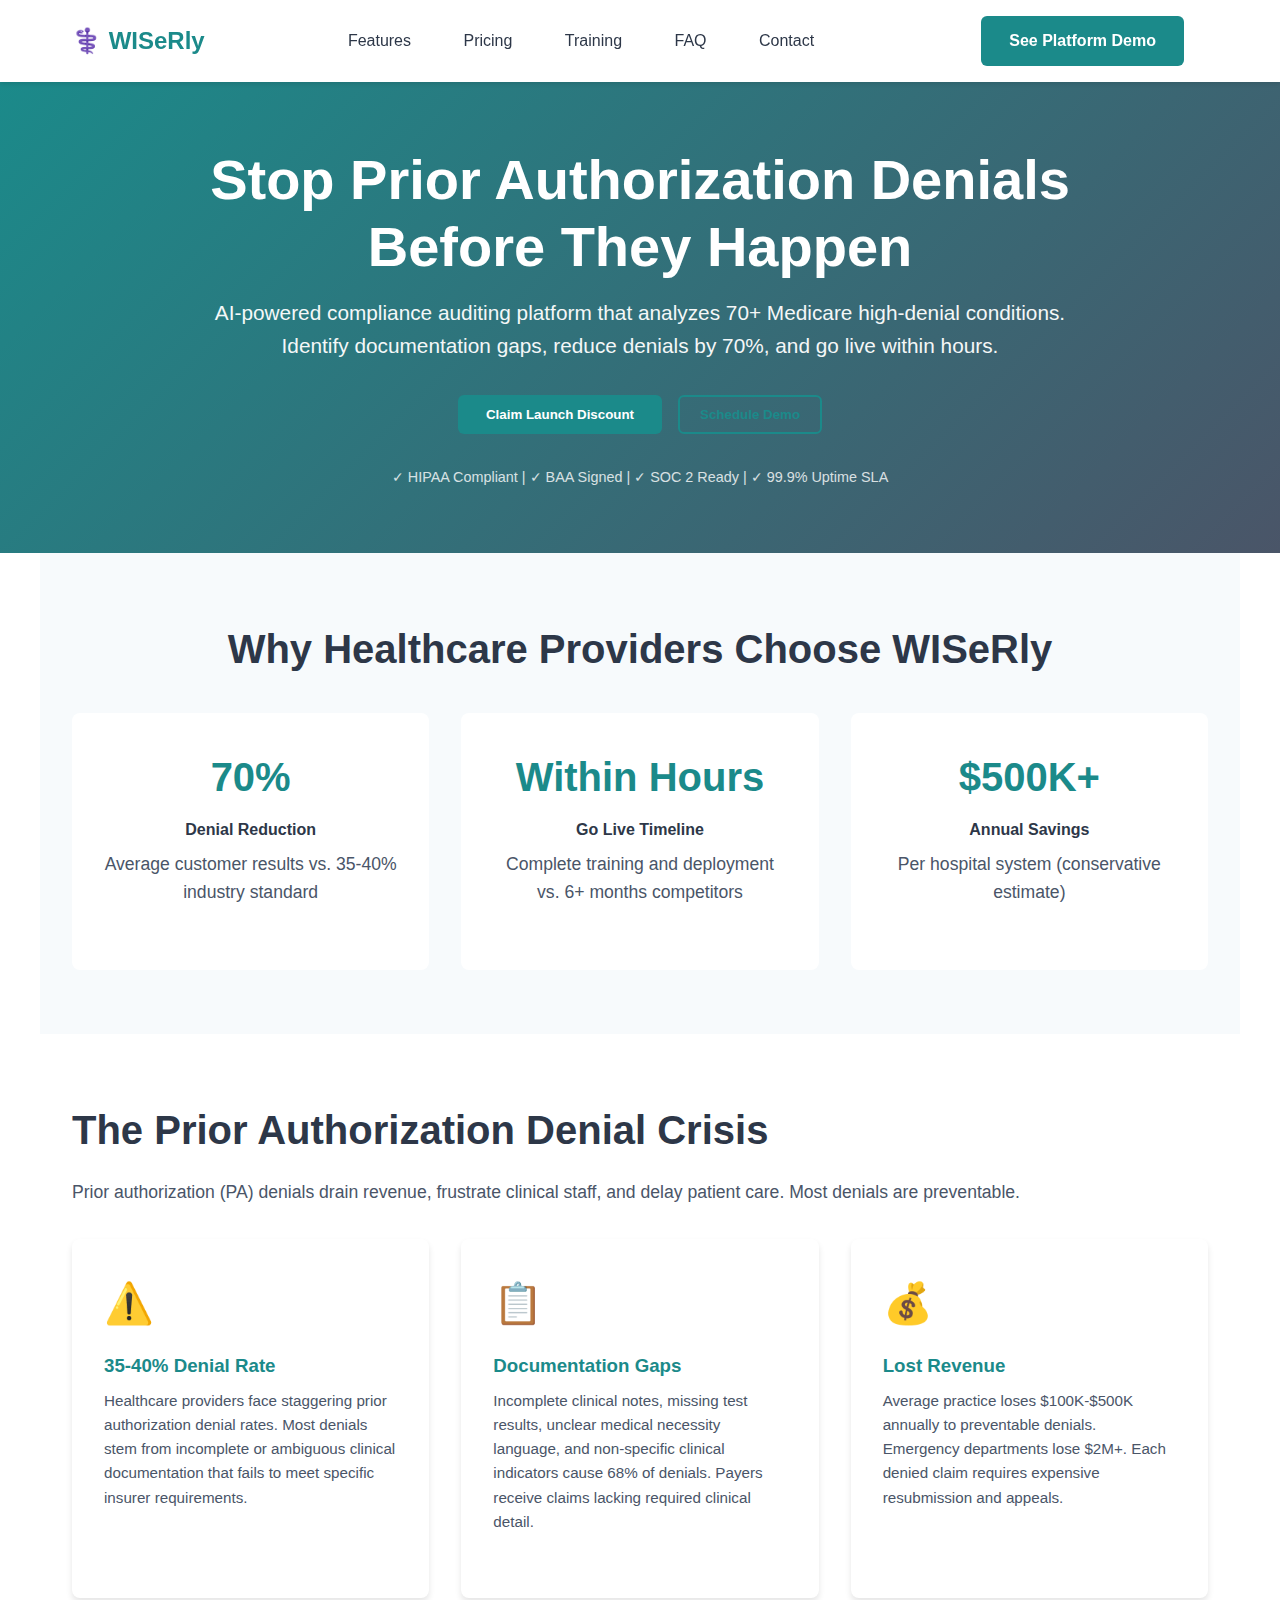
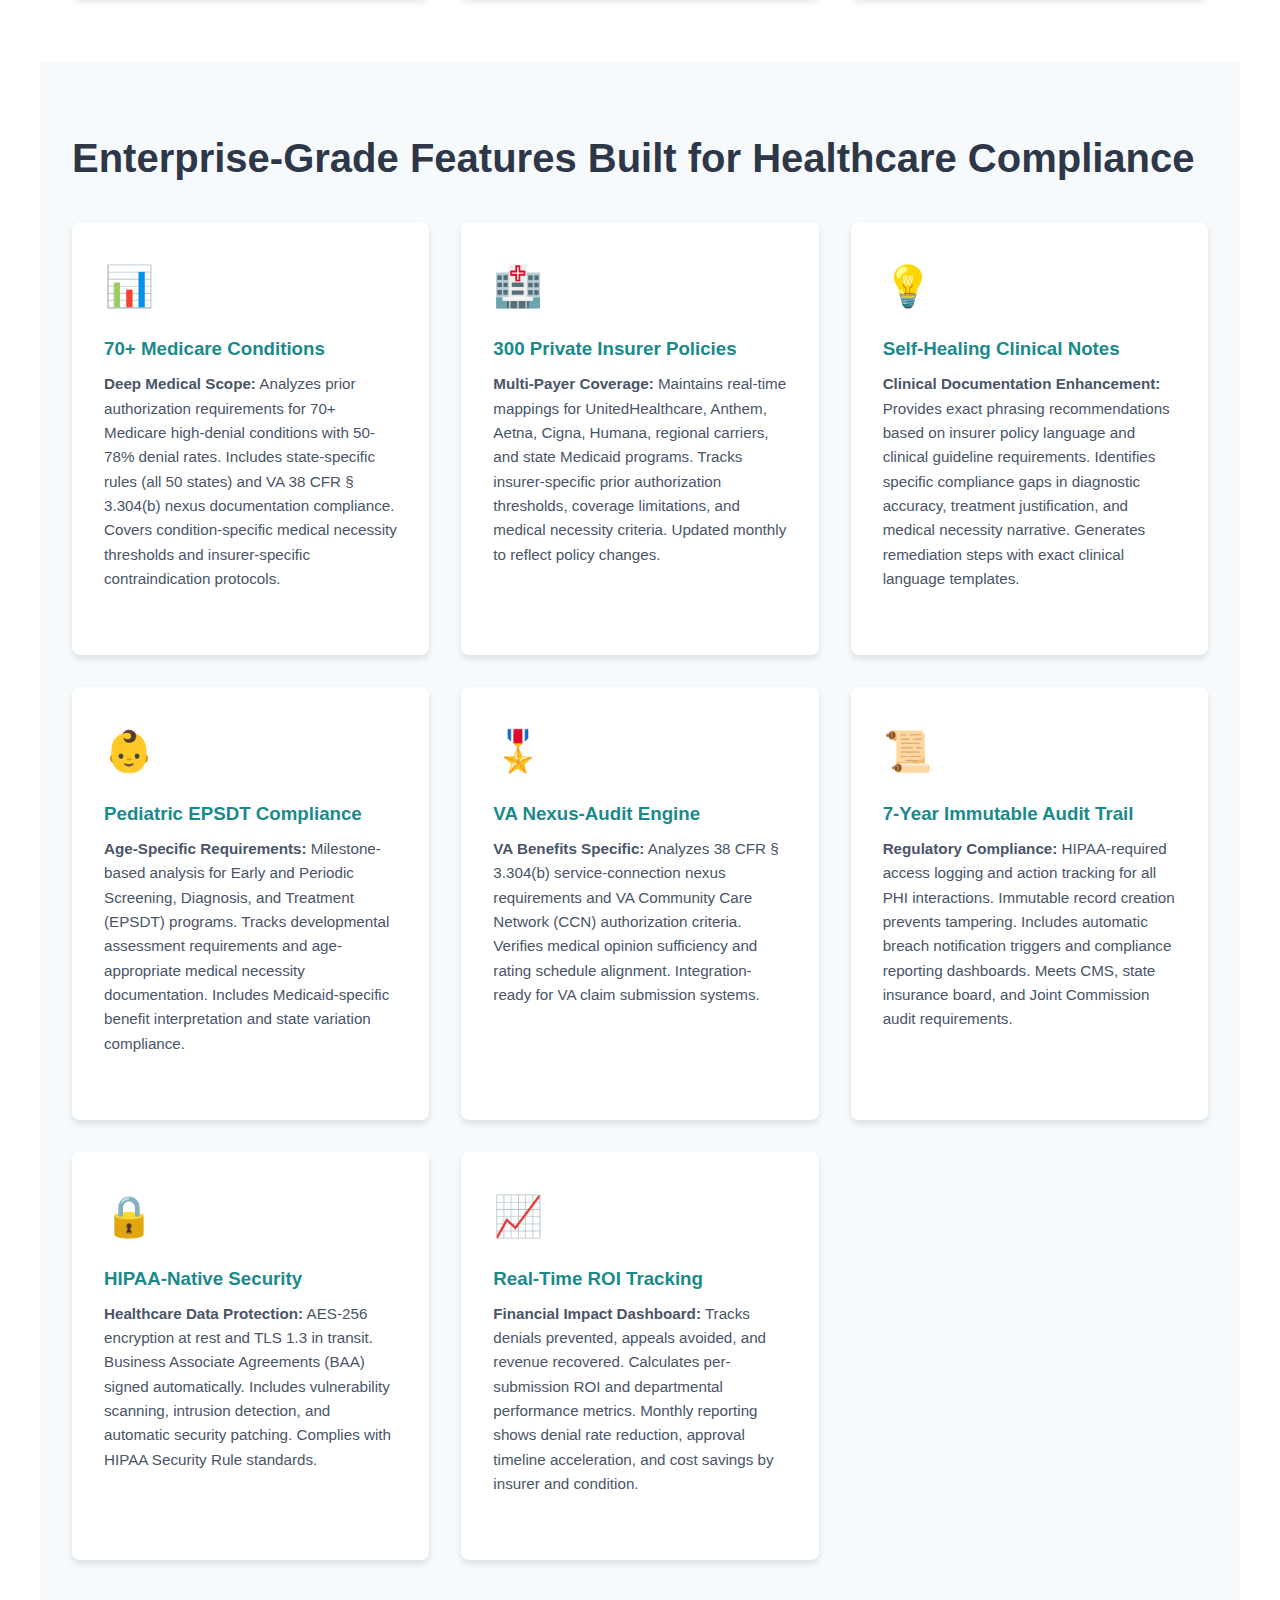
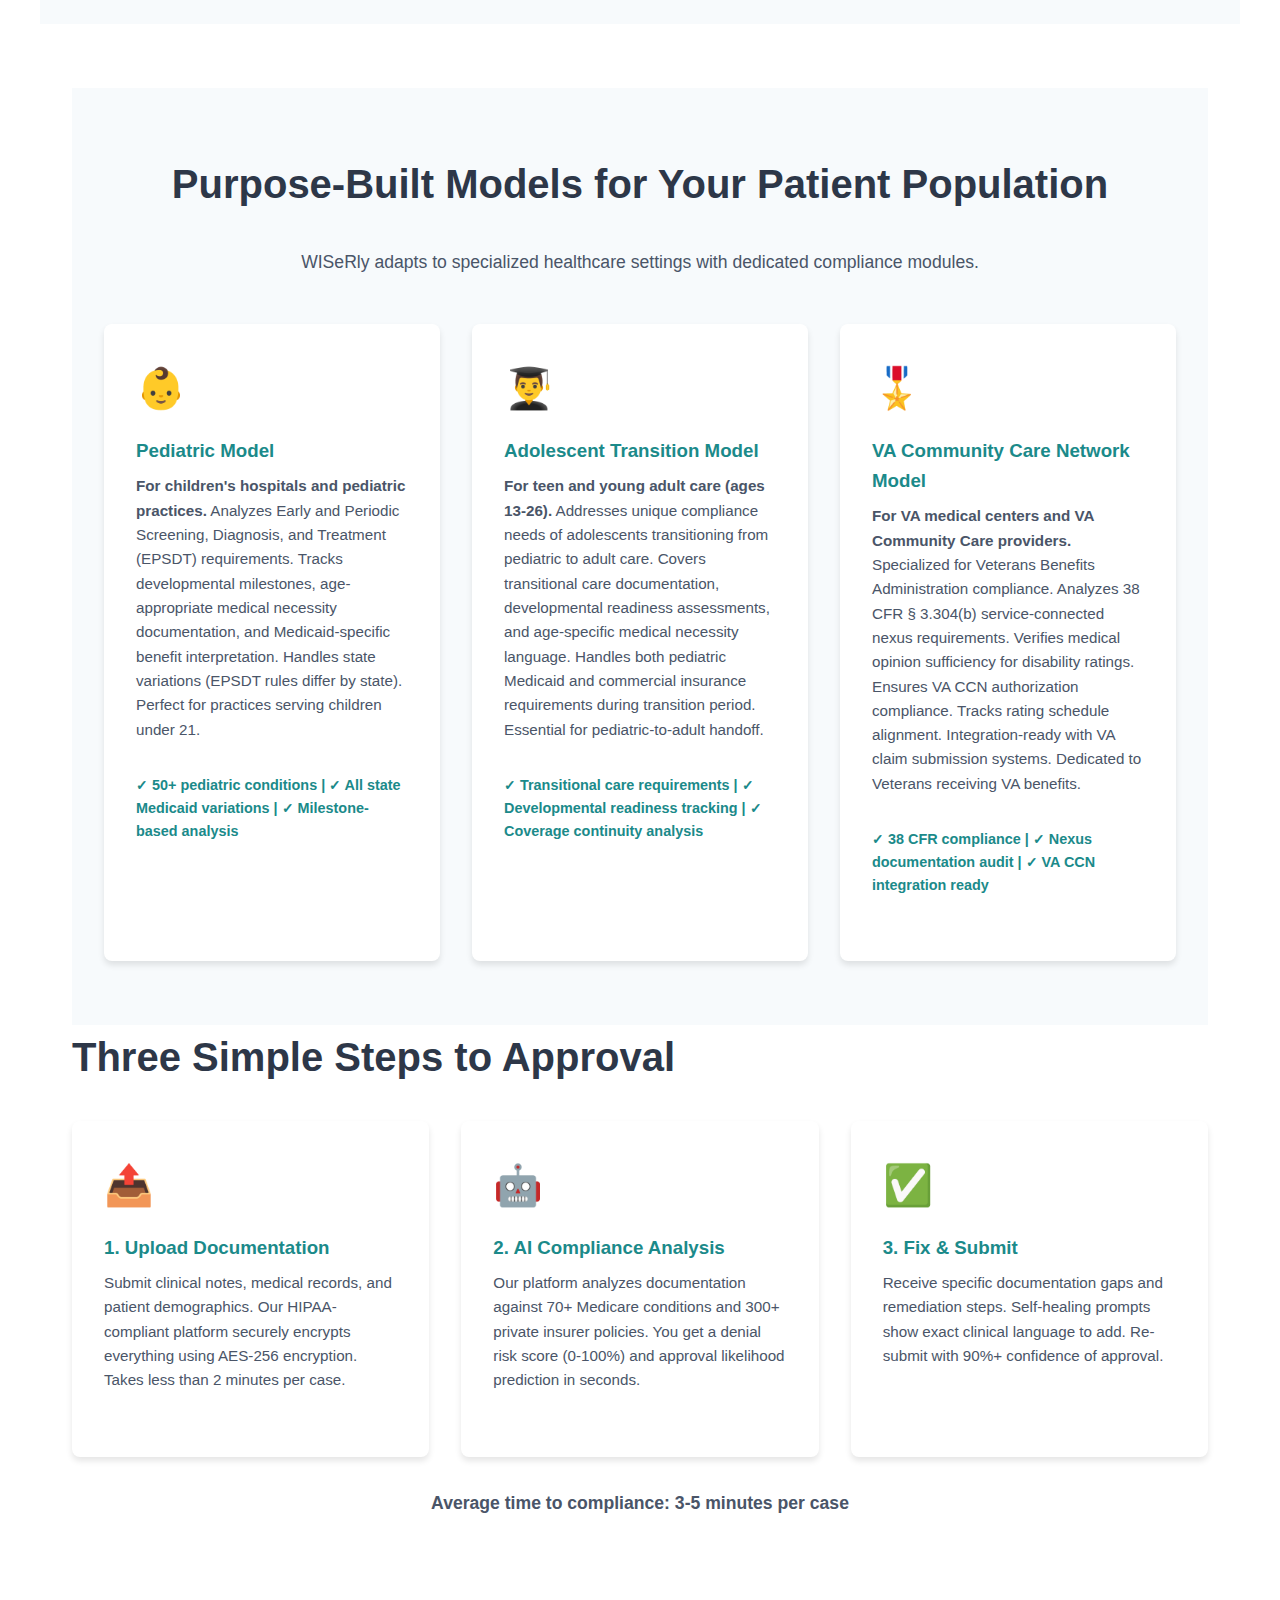
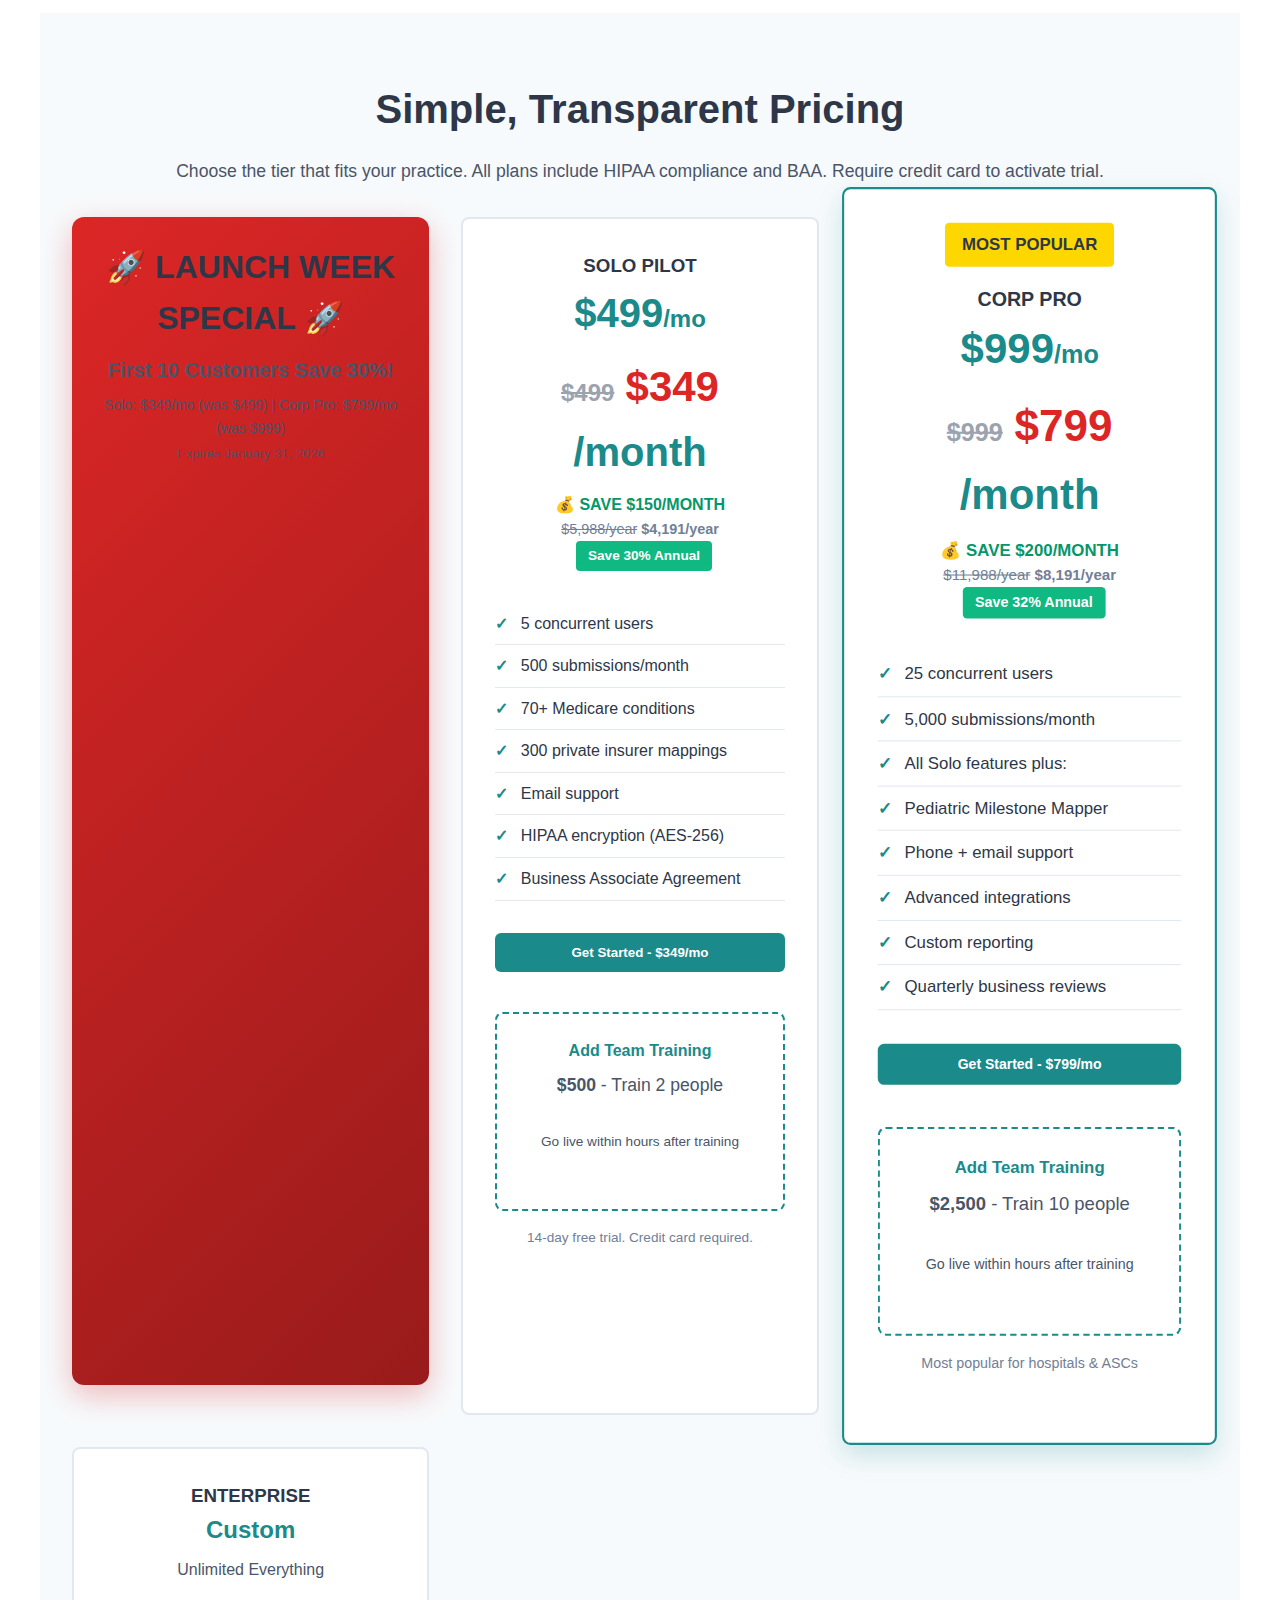
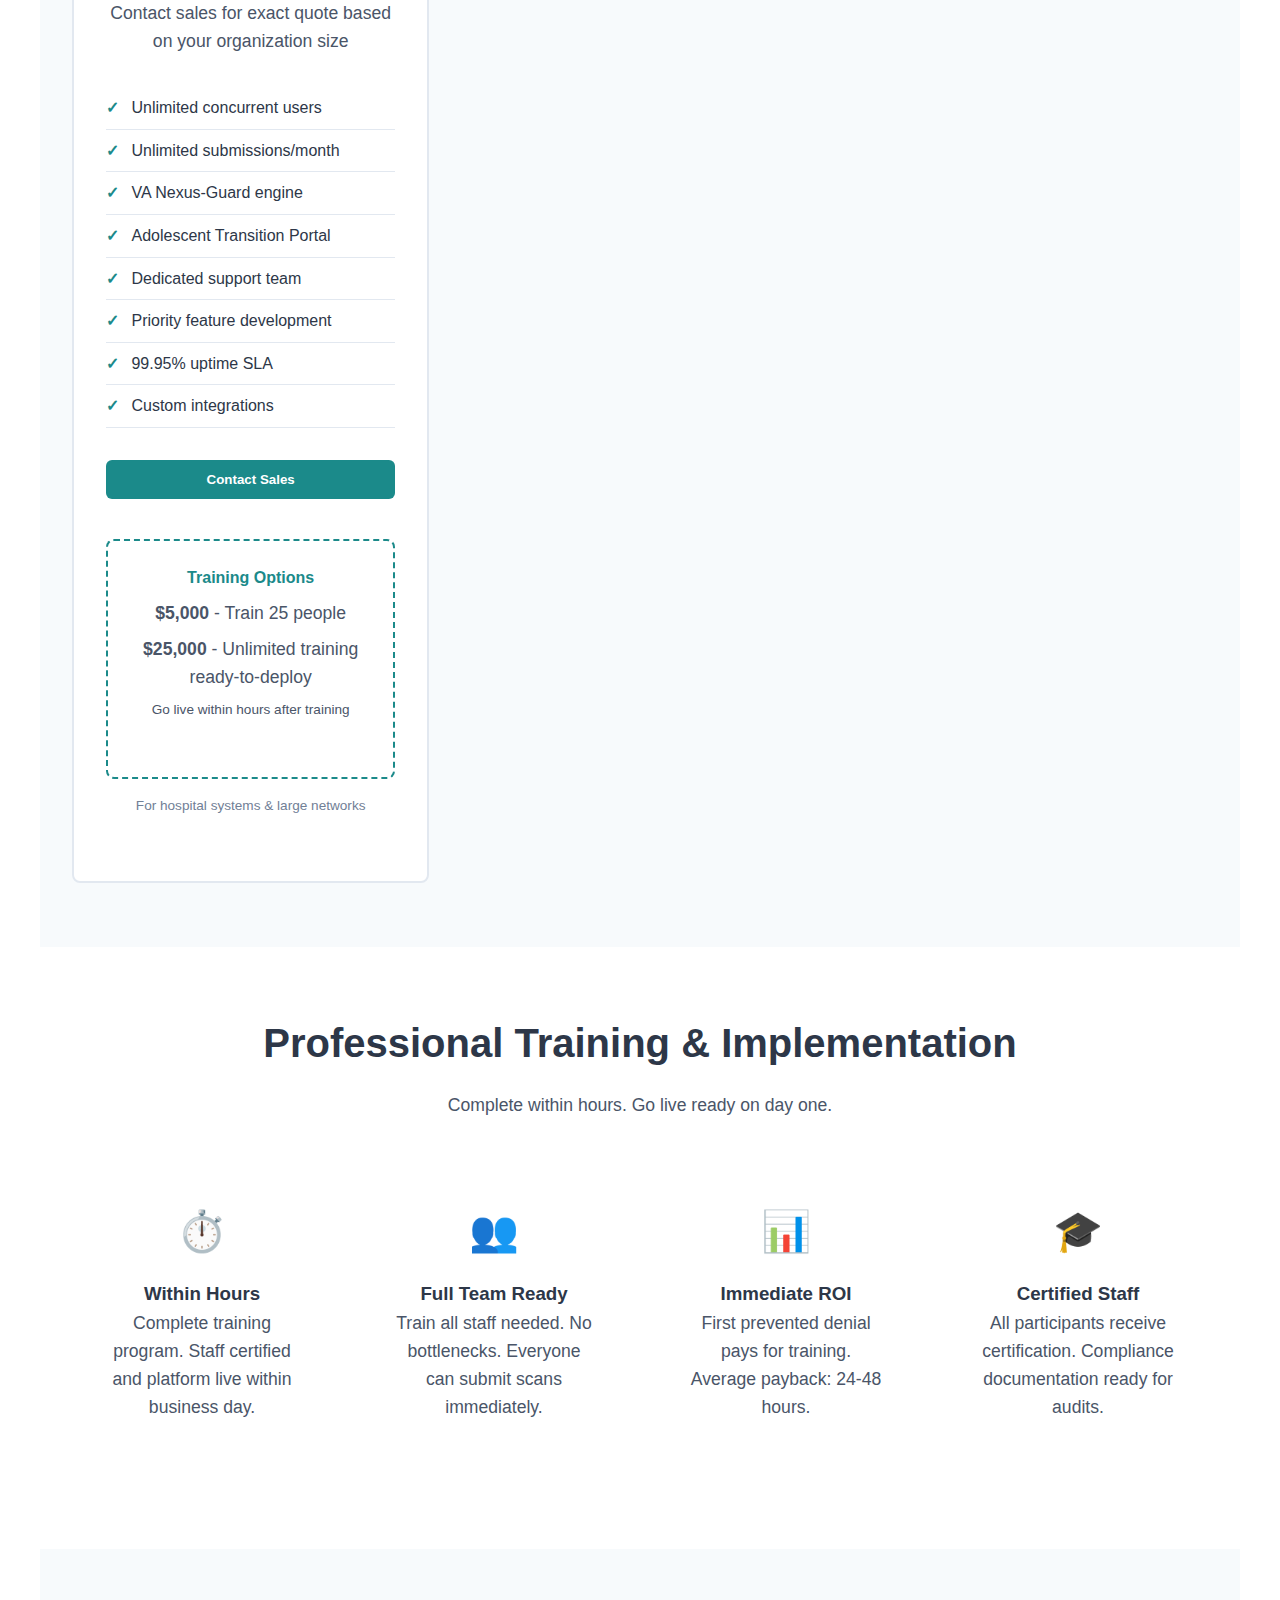
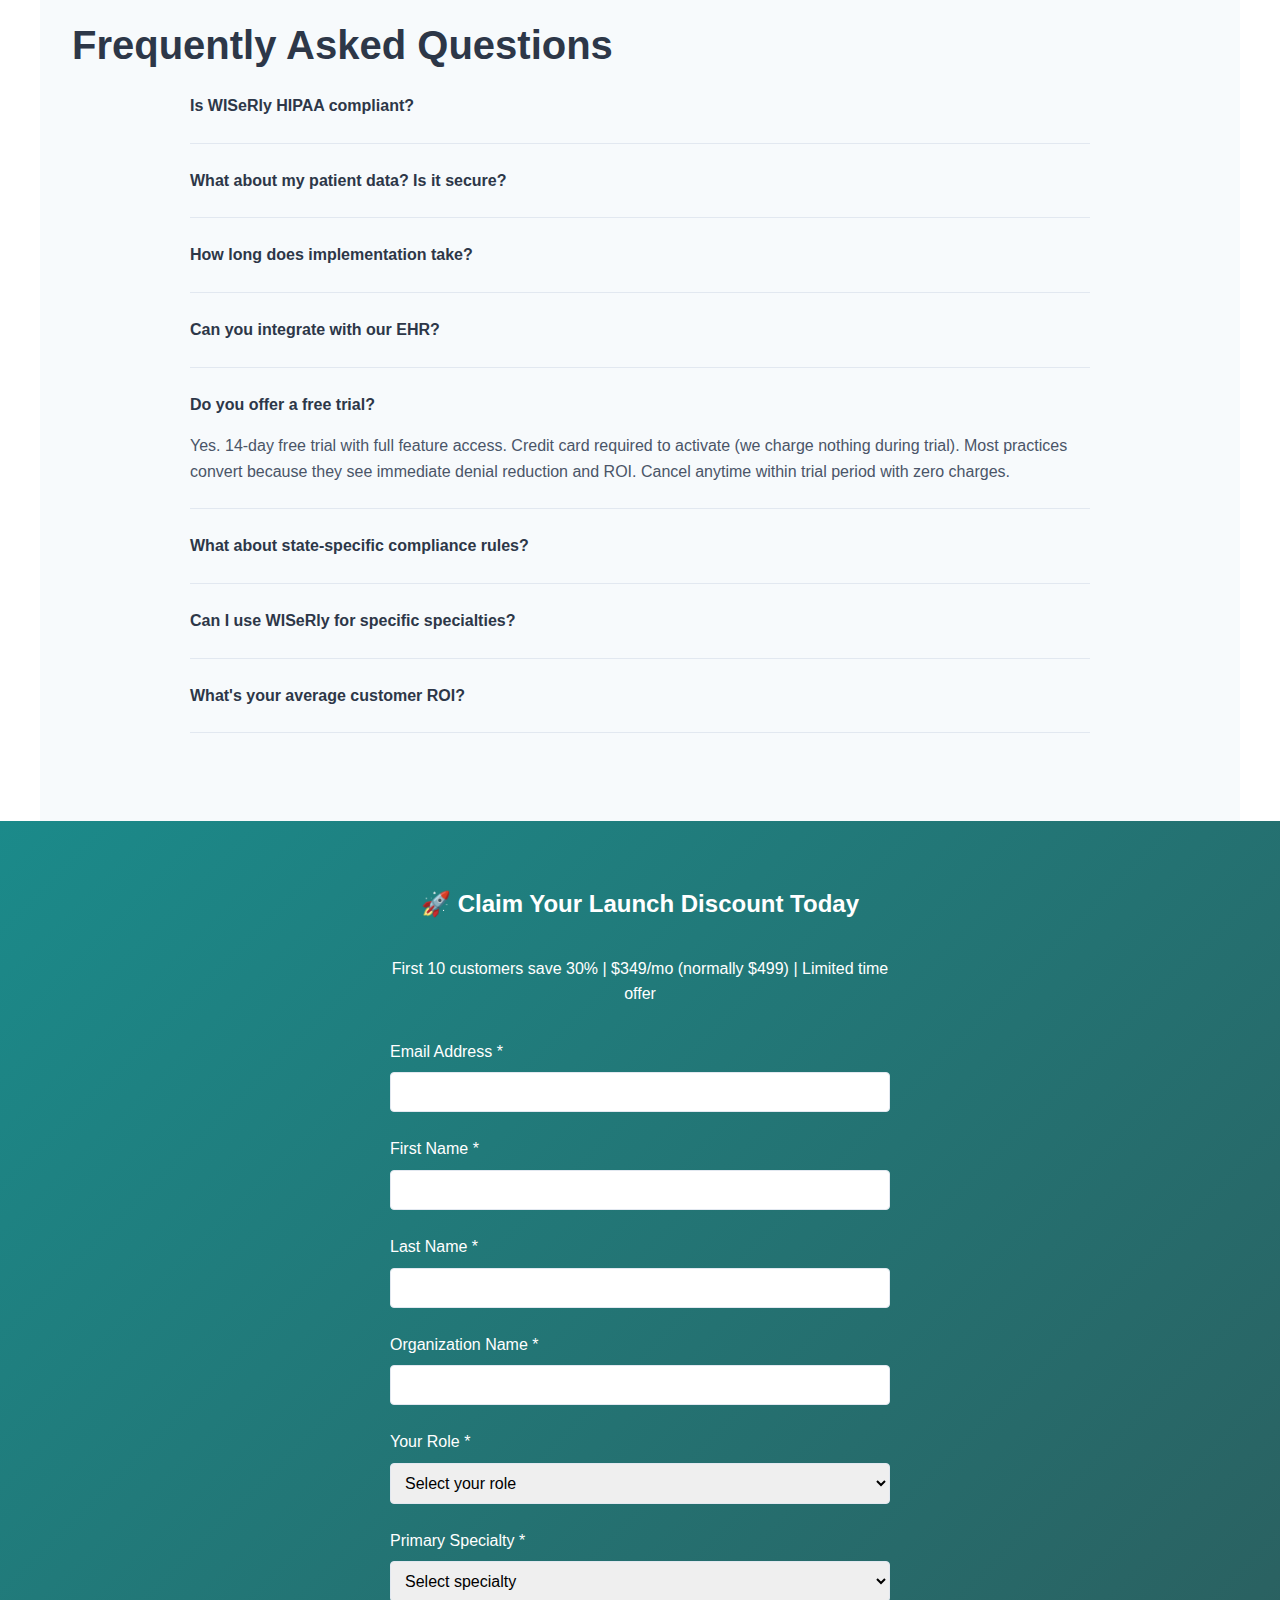
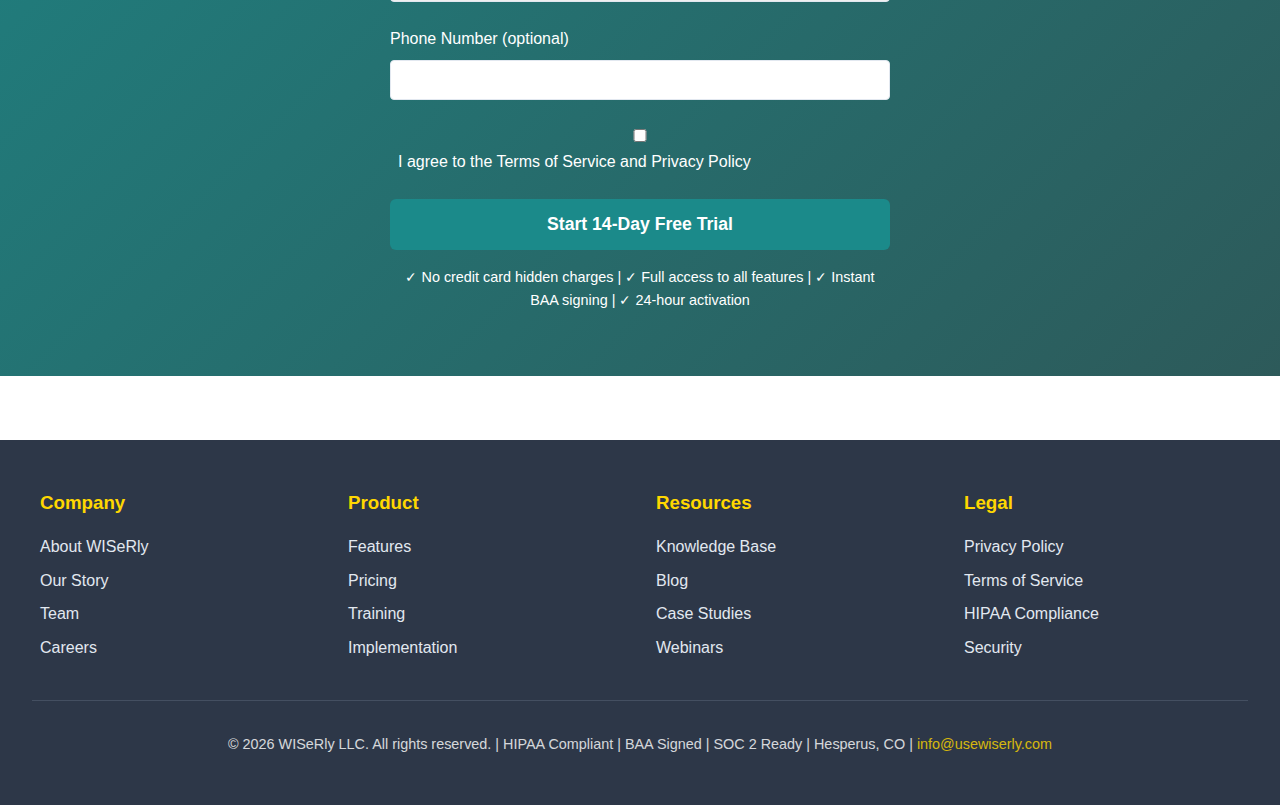
<file: index.html>
<!DOCTYPE html>
<html lang="en">
<head>
    <meta charset="UTF-8">
    <meta name="viewport" content="width=device-width, initial-scale=1.0">
    <title>WISeRly - AI-Powered Prior Authorization Auditing Platform</title>
    <meta name="description" content="Stop prior authorization denials before they happen. AI-powered compliance analysis for 70+ Medicare conditions. Reduce denials by 70%. Go live within hours. HIPAA-compliant.">
    <style>
        * { margin: 0; padding: 0; box-sizing: border-box; }
        body { font-family: 'Segoe UI', Tahoma, Geneva, Verdana, sans-serif; line-height: 1.6; color: #2D3748; }
        header { background: white; padding: 1rem 0; position: sticky; top: 0; z-index: 100; box-shadow: 0 2px 4px rgba(0,0,0,0.1); }
        nav { display: flex; justify-content: space-between; align-items: center; max-width: 1200px; margin: 0 auto; padding: 0 2rem; }
        .logo { font-size: 24px; font-weight: bold; color: #1B8A8A; }
        nav a { margin: 0 1.5rem; text-decoration: none; color: #2D3748; font-weight: 500; }
        nav a:hover { color: #1B8A8A; }
        .btn { padding: 10px 20px; border-radius: 6px; text-decoration: none; font-weight: bold; cursor: pointer; border: none; transition: all 0.3s ease; }
        .btn-primary { background-color: #1B8A8A; color: white; padding: 12px 28px; }
        .btn-primary:hover { background-color: #2D5A5A; }
        .btn-secondary { background-color: transparent; color: #1B8A8A; border: 2px solid #1B8A8A; }
        .btn-secondary:hover { background-color: #1B8A8A; color: white; }
        .hero { background: linear-gradient(135deg, #1B8A8A 0%, #4A5568 100%); color: white; padding: 4rem 2rem; text-align: center; }
        .hero-content { max-width: 900px; margin: 0 auto; }
        .hero h1 { font-size: 3.5rem; margin-bottom: 1rem; line-height: 1.2; }
        .hero p { font-size: 1.3rem; margin-bottom: 2rem; opacity: 0.95; }
        .hero-buttons { display: flex; gap: 1rem; justify-content: center; margin-bottom: 2rem; flex-wrap: wrap; }
        .trust-badges { font-size: 0.9rem; opacity: 0.8; margin-top: 2rem; }
        .section { padding: 4rem 2rem; max-width: 1200px; margin: 0 auto; }
        .section.light-bg { background-color: #F7FAFC; }
        .section h2 { font-size: 2.5rem; margin-bottom: 1rem; color: #2D3748; }
        .section p { font-size: 1.1rem; color: #4A5568; margin-bottom: 2rem; }
        .stats-grid { display: grid; grid-template-columns: repeat(auto-fit, minmax(250px, 1fr)); gap: 2rem; margin-top: 2rem; }
        .stat-card { text-align: center; padding: 2rem; background: white; border-radius: 8px; }
        .stat-number { font-size: 2.5rem; color: #1B8A8A; font-weight: bold; margin-bottom: 0.5rem; }
        .stat-label { font-weight: bold; margin-bottom: 0.5rem; }
        .feature-grid { display: grid; grid-template-columns: repeat(auto-fit, minmax(280px, 1fr)); gap: 2rem; margin-top: 2rem; }
        .feature-card { background: white; padding: 2rem; border-radius: 8px; box-shadow: 0 4px 6px rgba(0,0,0,0.1); }
        .feature-icon { font-size: 2.5rem; margin-bottom: 1rem; }
        .feature-card h3 { color: #1B8A8A; margin-bottom: 0.5rem; }
        .feature-card p { font-size: 0.95rem; color: #4A5568; }
        .pricing-grid { display: grid; grid-template-columns: repeat(auto-fit, minmax(320px, 1fr)); gap: 2rem; margin-top: 2rem; }
        .pricing-card { background: white; padding: 2rem; border-radius: 8px; border: 2px solid #E2E8F0; text-align: center; }
        .pricing-card.featured { border-color: #1B8A8A; transform: scale(1.05); box-shadow: 0 10px 25px rgba(27, 138, 138, 0.2); }
        .pricing-card.featured .badge { background: #FFD700; color: #2D3748; padding: 0.5rem 1rem; border-radius: 4px; font-weight: bold; margin-bottom: 1rem; display: inline-block; }
        .price { font-size: 2.5rem; color: #1B8A8A; font-weight: bold; margin-bottom: 0.5rem; }
        .price-period { color: #4A5568; margin-bottom: 1rem; }
        .price-annual { font-size: 0.9rem; color: #718096; margin-bottom: 1.5rem; }
        .features-list { text-align: left; margin: 2rem 0; }
        .features-list li { list-style: none; padding: 0.5rem 0; border-bottom: 1px solid #E2E8F0; }
        .features-list li:before { content: "✓ "; color: #1B8A8A; font-weight: bold; margin-right: 0.5rem; }
        .faq-section { max-width: 900px; margin: 0 auto; }
        .faq-item { margin-bottom: 1.5rem; border-bottom: 1px solid #E2E8F0; padding-bottom: 1.5rem; }
        .faq-question { font-weight: bold; color: #2D3748; cursor: pointer; user-select: none; }
        .faq-answer { margin-top: 1rem; color: #4A5568; display: none; }
        .faq-item.active .faq-answer { display: block; }
        .form-section { background: linear-gradient(135deg, #1B8A8A 0%, #2D5A5A 100%); color: white; padding: 4rem 2rem; }
        .form-container { max-width: 500px; margin: 0 auto; }
        .form-group { margin-bottom: 1.5rem; }
        .form-group label { display: block; margin-bottom: 0.5rem; font-weight: 500; }
        .form-group input, .form-group select { width: 100%; padding: 10px; border: 1px solid #E2E8F0; border-radius: 4px; font-size: 1rem; }
        .form-group input:focus, .form-group select:focus { outline: none; border-color: #FFD700; box-shadow: 0 0 5px rgba(255, 215, 0, 0.3); }
        footer { background-color: #2D3748; color: white; padding: 3rem 2rem; margin-top: 4rem; }
        .footer-content { max-width: 1200px; margin: 0 auto; display: grid; grid-template-columns: repeat(auto-fit, minmax(250px, 1fr)); gap: 2rem; margin-bottom: 2rem; }
        .footer-section h3 { margin-bottom: 1rem; color: #FFD700; }
        .footer-section a { color: #E2E8F0; text-decoration: none; display: block; margin-bottom: 0.5rem; }
        .footer-section a:hover { color: #FFD700; }
        .footer-bottom { border-top: 1px solid #4A5568; padding-top: 2rem; text-align: center; font-size: 0.9rem; opacity: 0.8; }
        .training-addon { background: white; border: 2px dashed #1B8A8A; padding: 1.5rem; border-radius: 8px; margin-top: 1.5rem; text-align: center; }
        .training-addon h4 { color: #1B8A8A; margin-bottom: 0.5rem; }
        .discount-badge { background: #10B981; color: white; padding: 0.25rem 0.75rem; border-radius: 4px; font-size: 0.85rem; font-weight: bold; display: inline-block; margin-left: 0.5rem; }
        .demo-section { display: grid; grid-template-columns: 1fr 1fr; gap: 2rem; align-items: center; margin-top: 2rem; }
        .demo-image { background: #F7FAFC; padding: 2rem; border-radius: 8px; text-align: center; height: 400px; display: flex; align-items: center; justify-content: center; color: #718096; font-style: italic; }
        .demo-text h3 { color: #1B8A8A; margin-bottom: 1rem; }
        @media (max-width: 768px) {
            .hero h1 { font-size: 2rem; }
            .hero-buttons { flex-direction: column; }
            .pricing-card.featured { transform: scale(1); }
            nav { flex-direction: column; gap: 1rem; }
            nav a { margin: 0.5rem 0; }
            .demo-section { grid-template-columns: 1fr; }
            .hero p { font-size: 1rem; }
        }
    </style>
</head>
<body>

<!-- HEADER/NAVIGATION -->
<header>
    <nav>
        <div class="logo">⚕️ WISeRly</div>
        <div>
            <a href="#features">Features</a>
            <a href="#pricing">Pricing</a>
            <a href="#training">Training</a>
            <a href="#faq">FAQ</a>
            <a href="#contact">Contact</a>
        </div>
        <a href="/demo.html" class="btn btn-primary">See Platform Demo</a>
    </nav>
</header>

<!-- HERO SECTION -->
<section class="hero">
    <div class="hero-content">
        <h1>Stop Prior Authorization Denials Before They Happen</h1>
        <p>AI-powered compliance auditing platform that analyzes 70+ Medicare high-denial conditions. Identify documentation gaps, reduce denials by 70%, and go live within hours.</p>
        <div class="hero-buttons">
            <button class="btn btn-primary" onclick="document.getElementById('signup-form').scrollIntoView({behavior: 'smooth'})">Claim Launch Discount</button>
            <button class="btn btn-secondary" onclick="alert('Contact us for a personalized demo: info@usewiserly.com')">Schedule Demo</button>
        </div>
        <div class="trust-badges">
            ✓ HIPAA Compliant | ✓ BAA Signed | ✓ SOC 2 Ready | ✓ 99.9% Uptime SLA
        </div>
    </div>
</section>

<!-- STATS SECTION -->
<section class="section light-bg">
    <h2 style="text-align: center; margin-bottom: 2rem;">Why Healthcare Providers Choose WISeRly</h2>
    <div class="stats-grid">
        <div class="stat-card">
            <div class="stat-number">70%</div>
            <div class="stat-label">Denial Reduction</div>
            <p>Average customer results vs. 35-40% industry standard</p>
        </div>
        <div class="stat-card">
            <div class="stat-number">Within Hours</div>
            <div class="stat-label">Go Live Timeline</div>
            <p>Complete training and deployment vs. 6+ months competitors</p>
        </div>
        <div class="stat-card">
            <div class="stat-number">$500K+</div>
            <div class="stat-label">Annual Savings</div>
            <p>Per hospital system (conservative estimate)</p>
        </div>
    </div>
</section>

<!-- PROBLEM SECTION -->
<section class="section">
    <h2>The Prior Authorization Denial Crisis</h2>
    <p>Prior authorization (PA) denials drain revenue, frustrate clinical staff, and delay patient care. Most denials are preventable.</p>
    <div class="feature-grid">
        <div class="feature-card">
            <div class="feature-icon">⚠️</div>
            <h3>35-40% Denial Rate</h3>
            <p>Healthcare providers face staggering prior authorization denial rates. Most denials stem from incomplete or ambiguous clinical documentation that fails to meet specific insurer requirements.</p>
        </div>
        <div class="feature-card">
            <div class="feature-icon">📋</div>
            <h3>Documentation Gaps</h3>
            <p>Incomplete clinical notes, missing test results, unclear medical necessity language, and non-specific clinical indicators cause 68% of denials. Payers receive claims lacking required clinical detail.</p>
        </div>
        <div class="feature-card">
            <div class="feature-icon">💰</div>
            <h3>Lost Revenue</h3>
            <p>Average practice loses $100K-$500K annually to preventable denials. Emergency departments lose $2M+. Each denied claim requires expensive resubmission and appeals.</p>
        </div>
    </div>
</section>

<!-- FEATURES SECTION -->
<section class="section light-bg" id="features">
    <h2>Enterprise-Grade Features Built for Healthcare Compliance</h2>
    <div class="feature-grid">
        <div class="feature-card">
            <div class="feature-icon">📊</div>
            <h3>70+ Medicare Conditions</h3>
            <p><strong>Deep Medical Scope:</strong> Analyzes prior authorization requirements for 70+ Medicare high-denial conditions with 50-78% denial rates. Includes state-specific rules (all 50 states) and VA 38 CFR § 3.304(b) nexus documentation compliance. Covers condition-specific medical necessity thresholds and insurer-specific contraindication protocols.</p>
        </div>
        <div class="feature-card">
            <div class="feature-icon">🏥</div>
            <h3>300 Private Insurer Policies</h3>
            <p><strong>Multi-Payer Coverage:</strong> Maintains real-time mappings for UnitedHealthcare, Anthem, Aetna, Cigna, Humana, regional carriers, and state Medicaid programs. Tracks insurer-specific prior authorization thresholds, coverage limitations, and medical necessity criteria. Updated monthly to reflect policy changes.</p>
        </div>
        <div class="feature-card">
            <div class="feature-icon">💡</div>
            <h3>Self-Healing Clinical Notes</h3>
            <p><strong>Clinical Documentation Enhancement:</strong> Provides exact phrasing recommendations based on insurer policy language and clinical guideline requirements. Identifies specific compliance gaps in diagnostic accuracy, treatment justification, and medical necessity narrative. Generates remediation steps with exact clinical language templates.</p>
        </div>
        <div class="feature-card">
            <div class="feature-icon">👶</div>
            <h3>Pediatric EPSDT Compliance</h3>
            <p><strong>Age-Specific Requirements:</strong> Milestone-based analysis for Early and Periodic Screening, Diagnosis, and Treatment (EPSDT) programs. Tracks developmental assessment requirements and age-appropriate medical necessity documentation. Includes Medicaid-specific benefit interpretation and state variation compliance.</p>
        </div>
        <div class="feature-card">
            <div class="feature-icon">🎖️</div>
            <h3>VA Nexus-Audit Engine</h3>
            <p><strong>VA Benefits Specific:</strong> Analyzes 38 CFR § 3.304(b) service-connection nexus requirements and VA Community Care Network (CCN) authorization criteria. Verifies medical opinion sufficiency and rating schedule alignment. Integration-ready for VA claim submission systems.</p>
        </div>
        <div class="feature-card">
            <div class="feature-icon">📜</div>
            <h3>7-Year Immutable Audit Trail</h3>
            <p><strong>Regulatory Compliance:</strong> HIPAA-required access logging and action tracking for all PHI interactions. Immutable record creation prevents tampering. Includes automatic breach notification triggers and compliance reporting dashboards. Meets CMS, state insurance board, and Joint Commission audit requirements.</p>
        </div>
        <div class="feature-card">
            <div class="feature-icon">🔒</div>
            <h3>HIPAA-Native Security</h3>
            <p><strong>Healthcare Data Protection:</strong> AES-256 encryption at rest and TLS 1.3 in transit. Business Associate Agreements (BAA) signed automatically. Includes vulnerability scanning, intrusion detection, and automatic security patching. Complies with HIPAA Security Rule standards.</p>
        </div>
        <div class="feature-card">
            <div class="feature-icon">📈</div>
            <h3>Real-Time ROI Tracking</h3>
            <p><strong>Financial Impact Dashboard:</strong> Tracks denials prevented, appeals avoided, and revenue recovered. Calculates per-submission ROI and departmental performance metrics. Monthly reporting shows denial rate reduction, approval timeline acceleration, and cost savings by insurer and condition.</p>
        </div>
    </div>
</section>

<!-- HOW IT WORKS -->
<section class="section">
<!-- SPECIALIZED MODELS SECTION -->
<section class="section light-bg">
    <h2 style="text-align: center; margin-bottom: 2rem;">Purpose-Built Models for Your Patient Population</h2>
    <p style="text-align: center; color: #4A5568; margin-bottom: 3rem;">WISeRly adapts to specialized healthcare settings with dedicated compliance modules.</p>
    
    <div class="feature-grid">
        <div class="feature-card">
            <div class="feature-icon">👶</div>
            <h3>Pediatric Model</h3>
            <p><strong>For children's hospitals and pediatric practices.</strong> Analyzes Early and Periodic Screening, Diagnosis, and Treatment (EPSDT) requirements. Tracks developmental milestones, age-appropriate medical necessity documentation, and Medicaid-specific benefit interpretation. Handles state variations (EPSDT rules differ by state). Perfect for practices serving children under 21.</p>
            <p style="margin-top: 1rem; font-size: 0.9rem; color: #1B8A8A; font-weight: bold;">✓ 50+ pediatric conditions | ✓ All state Medicaid variations | ✓ Milestone-based analysis</p>
        </div>
        
        <div class="feature-card">
            <div class="feature-icon">👨‍🎓</div>
            <h3>Adolescent Transition Model</h3>
            <p><strong>For teen and young adult care (ages 13-26).</strong> Addresses unique compliance needs of adolescents transitioning from pediatric to adult care. Covers transitional care documentation, developmental readiness assessments, and age-specific medical necessity language. Handles both pediatric Medicaid and commercial insurance requirements during transition period. Essential for pediatric-to-adult handoff.</p>
            <p style="margin-top: 1rem; font-size: 0.9rem; color: #1B8A8A; font-weight: bold;">✓ Transitional care requirements | ✓ Developmental readiness tracking | ✓ Coverage continuity analysis</p>
        </div>
        
        <div class="feature-card">
            <div class="feature-icon">🎖️</div>
            <h3>VA Community Care Network Model</h3>
            <p><strong>For VA medical centers and VA Community Care providers.</strong> Specialized for Veterans Benefits Administration compliance. Analyzes 38 CFR § 3.304(b) service-connected nexus requirements. Verifies medical opinion sufficiency for disability ratings. Ensures VA CCN authorization compliance. Tracks rating schedule alignment. Integration-ready with VA claim submission systems. Dedicated to Veterans receiving VA benefits.</p>
            <p style="margin-top: 1rem; font-size: 0.9rem; color: #1B8A8A; font-weight: bold;">✓ 38 CFR compliance | ✓ Nexus documentation audit | ✓ VA CCN integration ready</p>
        </div>
    </div>
</section>
    <h2>Three Simple Steps to Approval</h2>
    <div class="feature-grid">
        <div class="feature-card">
            <div class="feature-icon">📤</div>
            <h3>1. Upload Documentation</h3>
            <p>Submit clinical notes, medical records, and patient demographics. Our HIPAA-compliant platform securely encrypts everything using AES-256 encryption. Takes less than 2 minutes per case.</p>
        </div>
        <div class="feature-card">
            <div class="feature-icon">🤖</div>
            <h3>2. AI Compliance Analysis</h3>
            <p>Our platform analyzes documentation against 70+ Medicare conditions and 300+ private insurer policies. You get a denial risk score (0-100%) and approval likelihood prediction in seconds.</p>
        </div>
        <div class="feature-card">
            <div class="feature-icon">✅</div>
            <h3>3. Fix & Submit</h3>
            <p>Receive specific documentation gaps and remediation steps. Self-healing prompts show exact clinical language to add. Re-submit with 90%+ confidence of approval.</p>
        </div>
    </div>
    <p style="text-align: center; margin-top: 2rem; font-weight: bold;">Average time to compliance: 3-5 minutes per case</p>
</section>

<!-- PRICING SECTION -->
<section class="section light-bg" id="pricing">
    <h2 style="text-align: center;">Simple, Transparent Pricing</h2>
    <p style="text-align: center;">Choose the tier that fits your practice. All plans include HIPAA compliance and BAA. Require credit card to activate trial.</p>
    <div class="pricing-grid">
        <!-- SOLO PILOT -->
        <!-- LAUNCH SPECIAL BANNER -->
<div style="background: linear-gradient(135deg, #DC2626 0%, #991B1B 100%); color: white; padding: 25px; text-align: center; margin-bottom: 30px; border-radius: 12px; box-shadow: 0 10px 30px rgba(220,38,38,0.3);">
    <h2 style="margin: 0 0 10px 0; font-size: 32px; font-weight: bold;">🚀 LAUNCH WEEK SPECIAL 🚀</h2>
    <p style="margin: 0; font-size: 20px; font-weight: 600;">First 10 Customers Save 30%!</p>
    <p style="margin: 8px 0 0 0; font-size: 14px; opacity: 0.95;">Solo: $349/mo (was $499) | Corp Pro: $799/mo (was $999)</p>
    <p style="margin: 5px 0 0 0; font-size: 13px; opacity: 0.85;">Expires January 31, 2026</p>
</div>
        <div class="pricing-card">
            <h3>SOLO PILOT</h3>
            <div class="price">$499<span style="font-size: 0.6em;">/mo</span></div>
            <div class="price">
    <span style="text-decoration: line-through; color: #9CA3AF; font-size: 24px;">$499</span>
    <span style="color: #DC2626; font-size: 42px; font-weight: bold;"> $349</span>
    <span>/month</span>
</div>
<div style="color: #059669; font-weight: bold; margin-top: 8px;">💰 SAVE $150/MONTH</div>
            <div class="price-annual"><span style="text-decoration: line-through;">$5,988/year</span> <strong>$4,191/year</strong> <span class="discount-badge">Save 30% Annual</span></div>
            <ul class="features-list">
                <li>5 concurrent users</li>
                <li>500 submissions/month</li>
                <li>70+ Medicare conditions</li>
                <li>300 private insurer mappings</li>
                <li>Email support</li>
                <li>HIPAA encryption (AES-256)</li>
                <li>Business Associate Agreement</li>
            </ul>
            <button class="btn btn-primary" style="width: 100%; margin-bottom: 1rem;">Get Started - $349/mo</button>
            <div class="training-addon">
                <h4>Add Team Training</h4>
                <p><strong>$500</strong> - Train 2 people</p>
                <p style="font-size: 0.85rem; margin-top: 0.5rem;">Go live within hours after training</p>
            </div>
            <p style="font-size: 0.85rem; margin-top: 1rem; color: #718096;">14-day free trial. Credit card required.</p>
        </div>

        <!-- CORP PRO -->
        <div class="pricing-card featured">
            <div class="badge">MOST POPULAR</div>
            <h3>CORP PRO</h3>
            <div class="price">$999<span style="font-size: 0.6em;">/mo</span></div>
            <div class="price">
    <span style="text-decoration: line-through; color: #9CA3AF; font-size: 24px;">$999</span>
    <span style="color: #DC2626; font-size: 42px; font-weight: bold;"> $799</span>
    <span>/month</span>
</div>
<div style="color: #059669; font-weight: bold; margin-top: 8px;">💰 SAVE $200/MONTH</div>
            <div class="price-annual"><span style="text-decoration: line-through;">$11,988/year</span> <strong>$8,191/year</strong> <span class="discount-badge">Save 32% Annual</span></div>
            <ul class="features-list">
                <li>25 concurrent users</li>
                <li>5,000 submissions/month</li>
                <li>All Solo features plus:</li>
                <li>Pediatric Milestone Mapper</li>
                <li>Phone + email support</li>
                <li>Advanced integrations</li>
                <li>Custom reporting</li>
                <li>Quarterly business reviews</li>
            </ul>
            <button class="btn btn-primary" style="width: 100%; margin-bottom: 1rem;">Get Started - $799/mo</button>
            <div class="training-addon">
                <h4>Add Team Training</h4>
                <p><strong>$2,500</strong> - Train 10 people</p>
                <p style="font-size: 0.85rem; margin-top: 0.5rem;">Go live within hours after training</p>
            </div>
            <p style="font-size: 0.85rem; margin-top: 1rem; color: #718096;">Most popular for hospitals & ASCs</p>
        </div>

        <!-- ENTERPRISE -->
        <div class="pricing-card">
            <h3>ENTERPRISE</h3>
            <div class="price" style="font-size: 1.5rem;">Custom</div>
            <div class="price-period">Unlimited Everything</div>
            <p style="margin-bottom: 1.5rem; color: #4A5568;">Contact sales for exact quote based on your organization size</p>
            <ul class="features-list">
                <li>Unlimited concurrent users</li>
                <li>Unlimited submissions/month</li>
                <li>VA Nexus-Guard engine</li>
                <li>Adolescent Transition Portal</li>
                <li>Dedicated support team</li>
                <li>Priority feature development</li>
                <li>99.95% uptime SLA</li>
                <li>Custom integrations</li>
            </ul>
            <button class="btn btn-primary" style="width: 100%; margin-bottom: 1rem;">Contact Sales</button>
            <div class="training-addon">
                <h4>Training Options</h4>
                <p style="margin: 0.5rem 0;"><strong>$5,000</strong> - Train 25 people</p>
                <p style="margin: 0.5rem 0;"><strong>$25,000</strong> - Unlimited training ready-to-deploy</p>
                <p style="font-size: 0.85rem; margin-top: 0.5rem;">Go live within hours after training</p>
            </div>
            <p style="font-size: 0.85rem; margin-top: 1rem; color: #718096;">For hospital systems & large networks</p>
        </div>
    </div>
</section>

<!-- TRAINING PAGE -->
<section class="section" id="training">
    <h2 style="text-align: center;">Professional Training & Implementation</h2>
    <p style="text-align: center;">Complete within hours. Go live ready on day one.</p>
    <div class="stats-grid" style="margin-top: 3rem;">
        <div class="stat-card">
            <div class="feature-icon">⏱️</div>
            <h3>Within Hours</h3>
            <p>Complete training program. Staff certified and platform live within business day.</p>
        </div>
        <div class="stat-card">
            <div class="feature-icon">👥</div>
            <h3>Full Team Ready</h3>
            <p>Train all staff needed. No bottlenecks. Everyone can submit scans immediately.</p>
        </div>
        <div class="stat-card">
            <div class="feature-icon">📊</div>
            <h3>Immediate ROI</h3>
            <p>First prevented denial pays for training. Average payback: 24-48 hours.</p>
        </div>
        <div class="stat-card">
            <div class="feature-icon">🎓</div>
            <h3>Certified Staff</h3>
            <p>All participants receive certification. Compliance documentation ready for audits.</p>
        </div>
    </div>
</section>

<!-- FAQ SECTION -->
<section class="section light-bg" id="faq">
    <h2>Frequently Asked Questions</h2>
    <div class="faq-section">
        <div class="faq-item">
            <div class="faq-question" onclick="this.parentElement.classList.toggle('active')">Is WISeRly HIPAA compliant?</div>
            <div class="faq-answer">Yes. WISeRly is HIPAA-covered and operates under signed Business Associate Agreements (BAA) with all clients. We encrypt all PHI using AES-256 at rest and TLS 1.3 in transit. We maintain 7-year immutable audit trails and have breach notification procedures ready.</div>
        </div>
        <div class="faq-item">
            <div class="faq-question" onclick="this.parentElement.classList.toggle('active')">What about my patient data? Is it secure?</div>
            <div class="faq-answer">All patient data is encrypted using military-grade AES-256 encryption at rest and TLS 1.3 encryption in transit. We conduct regular security audits and maintain SOC 2 compliance. Your data is never shared with third parties and is deleted per your retention policy.</div>
        </div>
        <div class="faq-item">
            <div class="faq-question" onclick="this.parentElement.classList.toggle('active')">How long does implementation take?</div>
            <div class="faq-answer">Implementation takes within hours. Your team completes training and the platform goes live the same day. We handle all technical setup. Most customers are processing scans within 4-8 hours of signing up.</div>
        </div>
        <div class="faq-item">
            <div class="faq-question" onclick="this.parentElement.classList.toggle('active')">Can you integrate with our EHR?</div>
            <div class="faq-answer">Yes. We integrate with Epic, Cerner, Athena, and most major EHR systems. We also accept secure document uploads, API connections, or direct copy-paste submissions. Our team handles all technical integration during implementation.</div>
        </div>
        <div class="faq-item active">
            <div class="faq-question" onclick="this.parentElement.classList.toggle('active')">Do you offer a free trial?</div>
            <div class="faq-answer">Yes. 14-day free trial with full feature access. Credit card required to activate (we charge nothing during trial). Most practices convert because they see immediate denial reduction and ROI. Cancel anytime within trial period with zero charges.</div>
        </div>
        <div class="faq-item">
            <div class="faq-question" onclick="this.parentElement.classList.toggle('active')">What about state-specific compliance rules?</div>
            <div class="faq-answer">We maintain state-specific rules for all 50 states plus DC. Rules are updated quarterly. Includes state Medicaid variations, state insurance commission requirements, state-specific prior auth thresholds, and regulatory compliance details.</div>
        </div>
        <div class="faq-item">
            <div class="faq-question" onclick="this.parentElement.classList.toggle('active')">Can I use WISeRly for specific specialties?</div>
            <div class="faq-answer">Yes. We have specialized modules for VA Community Care Networks (38 CFR compliance), pediatric practices (EPSDT compliance), adolescent care transitions, surgery centers, orthopedics, physical therapy, and more. Most conditions are covered.</div>
        </div>
        <div class="faq-item">
            <div class="faq-question" onclick="this.parentElement.classList.toggle('active')">What's your average customer ROI?</div>
            <div class="faq-answer">Most practices see ROI within 24-48 hours of going live. Average customer returns $7-12 for every $1 spent on WISeRly. Enterprise customers report $2M-$5M annual savings. Claims approved at 90%+ rates with our recommendations applied.</div>
        </div>
    </div>
</section>

<!-- SIGNUP FORM -->
<section class="form-section" id="contact">
    <div class="form-container" id="signup-form">
       <h2 style="color: white; text-align: center; margin-bottom: 2rem;">🚀 Claim Your Launch Discount Today</h2>
       <p style="text-align: center; color: white; margin-bottom: 2rem;">First 10 customers save 30% | $349/mo (normally $499) | Limited time offer</p>
        <form>
            <div class="form-group">
                <label for="email">Email Address *</label>
                <input type="email" id="email" required>
            </div>
            <div class="form-group">
                <label for="fname">First Name *</label>
                <input type="text" id="fname" required>
            </div>
            <div class="form-group">
                <label for="lname">Last Name *</label>
                <input type="text" id="lname" required>
            </div>
            <div class="form-group">
                <label for="org">Organization Name *</label>
                <input type="text" id="org" required>
            </div>
            <div class="form-group">
                <label for="role">Your Role *</label>
                <select id="role" required>
                    <option value="">Select your role</option>
                    <option value="administrator">Administrator</option>
                    <option value="compliance">Compliance Officer</option>
                    <option value="billing">Billing Manager</option>
                    <option value="executive">Executive/Manager</option>
                    <option value="clinical">Clinical Staff</option>
                    <option value="it">IT/Technical</option>
                    <option value="other">Other</option>
                </select>
            </div>
            <div class="form-group">
                <label for="specialty">Primary Specialty *</label>
                <select id="specialty" required>
                    <option value="">Select specialty</option>
                    <option value="hospital">Hospital System</option>
                    <option value="asc">Ambulatory Surgery Center</option>
                    <option value="practice">Medical Practice</option>
                    <option value="va">VA Community Care</option>
                    <option value="pediatric">Pediatric</option>
                    <option value="orthopedic">Orthopedic</option>
                    <option value="other">Other</option>
                </select>
            </div>
            <div class="form-group">
                <label for="phone">Phone Number (optional)</label>
                <input type="tel" id="phone">
            </div>
            <div class="form-group">
                <input type="checkbox" id="terms" required>
                <label for="terms" style="display: inline; margin-left: 0.5rem;">I agree to the Terms of Service and Privacy Policy</label>
            </div>
            <button type="submit" class="btn btn-primary" style="width: 100%; font-size: 1.1rem; padding: 15px;">Start 14-Day Free Trial</button>
            <p style="text-align: center; margin-top: 1rem; font-size: 0.9rem;">✓ No credit card hidden charges | ✓ Full access to all features | ✓ Instant BAA signing | ✓ 24-hour activation</p>
        </form>
    </div>
</section>

<!-- FOOTER -->
<footer>
    <div class="footer-content">
        <div class="footer-section">
            <h3>Company</h3>
            <a href="#">About WISeRly</a>
            <a href="#">Our Story</a>
            <a href="#">Team</a>
            <a href="#">Careers</a>
        </div>
        <div class="footer-section">
            <h3>Product</h3>
            <a href="#features">Features</a>
            <a href="#pricing">Pricing</a>
            <a href="#training">Training</a>
            <a href="#">Implementation</a>
        </div>
        <div class="footer-section">
            <h3>Resources</h3>
            <a href="#">Knowledge Base</a>
            <a href="#">Blog</a>
            <a href="#">Case Studies</a>
            <a href="#">Webinars</a>
        </div>
        <div class="footer-section">
            <h3>Legal</h3>
            <a href="#">Privacy Policy</a>
            <a href="#">Terms of Service</a>
            <a href="#">HIPAA Compliance</a>
            <a href="#">Security</a>
        </div>
    </div>
    <div class="footer-bottom">
        <p>© 2026 WISeRly LLC. All rights reserved. | HIPAA Compliant | BAA Signed | SOC 2 Ready | Hesperus, CO | <a href="mailto:info@usewiserly.com" style="color: #FFD700; text-decoration: none;">info@usewiserly.com</a></p>
    </div>
</footer>

<script>
document.addEventListener('DOMContentLoaded', function() {
    // FAQ click handlers already in onclick attributes
    // Form submission
    document.querySelector('form').addEventListener('submit', function(e) {
        e.preventDefault();
        alert('Thank you! Your trial signup has been submitted. Check your email for activation details within 24 hours.');
    });
});
</script>

</body>
</html>
</file>
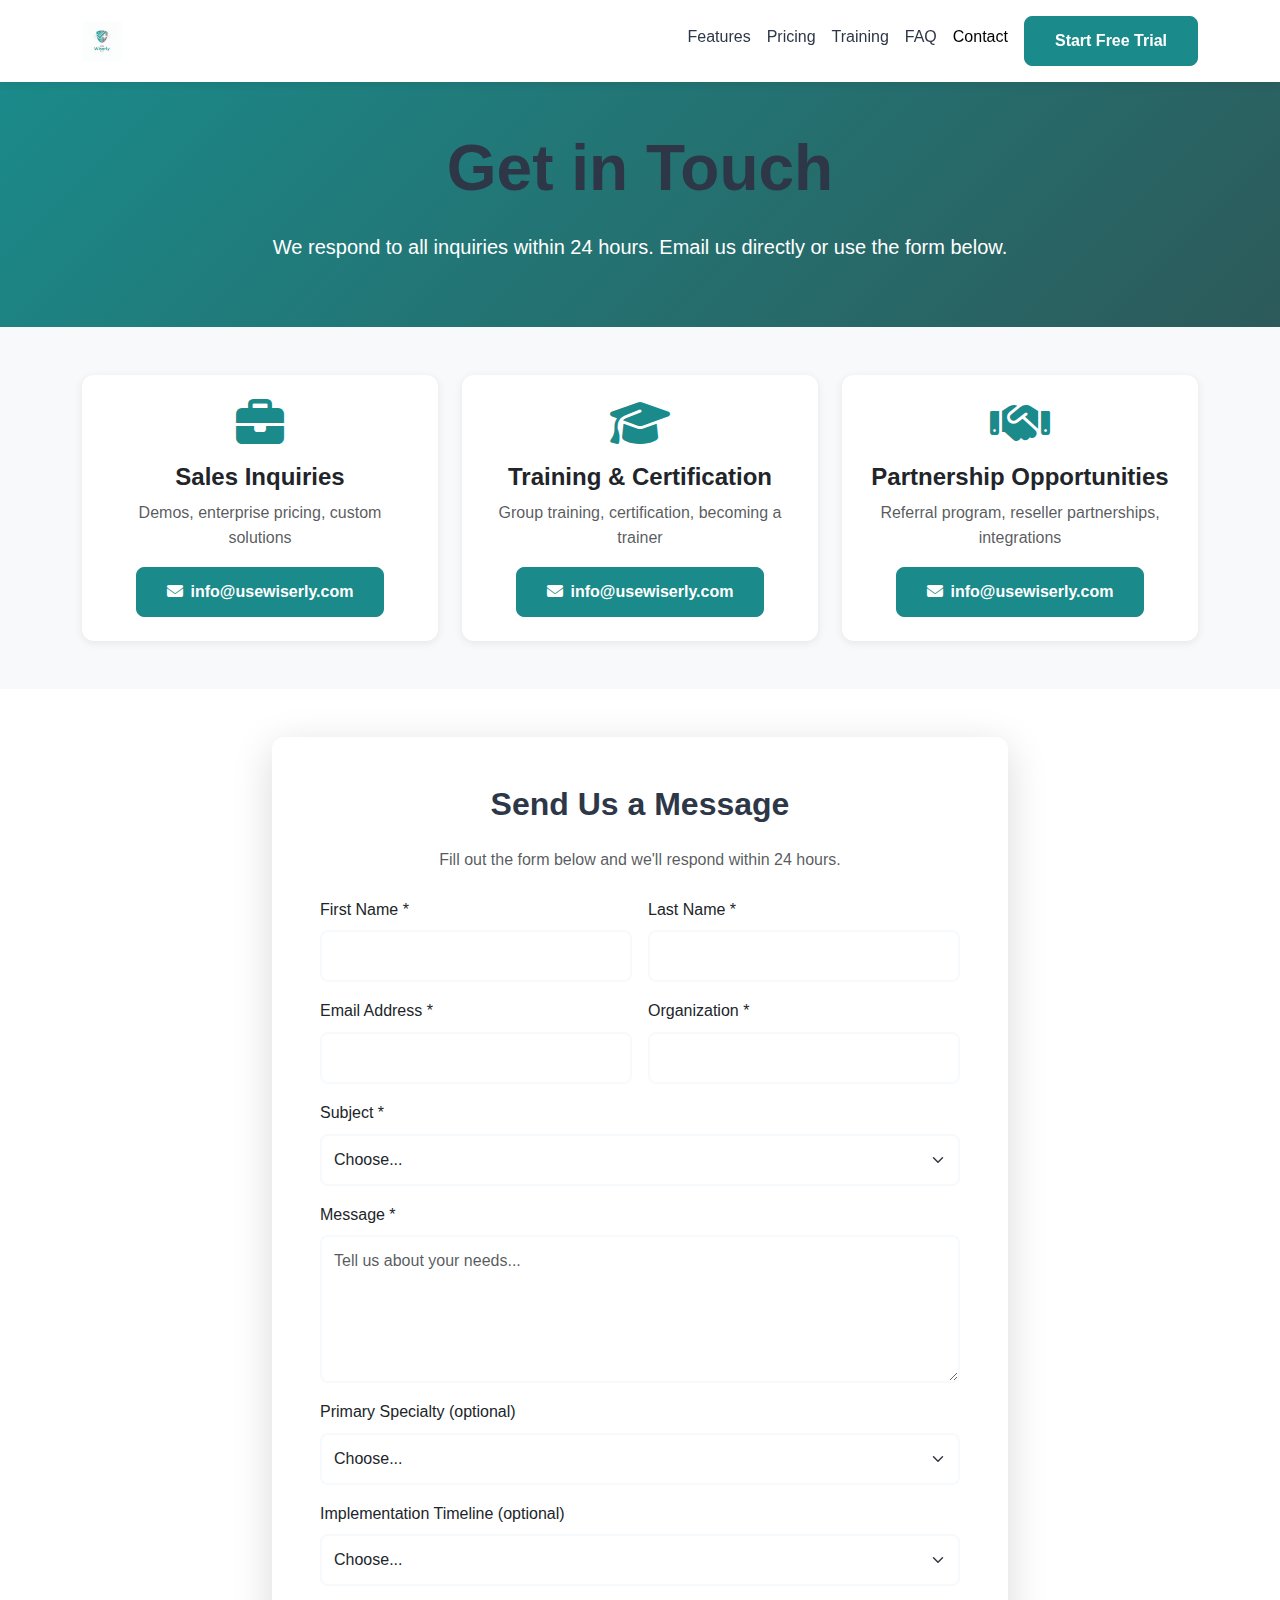
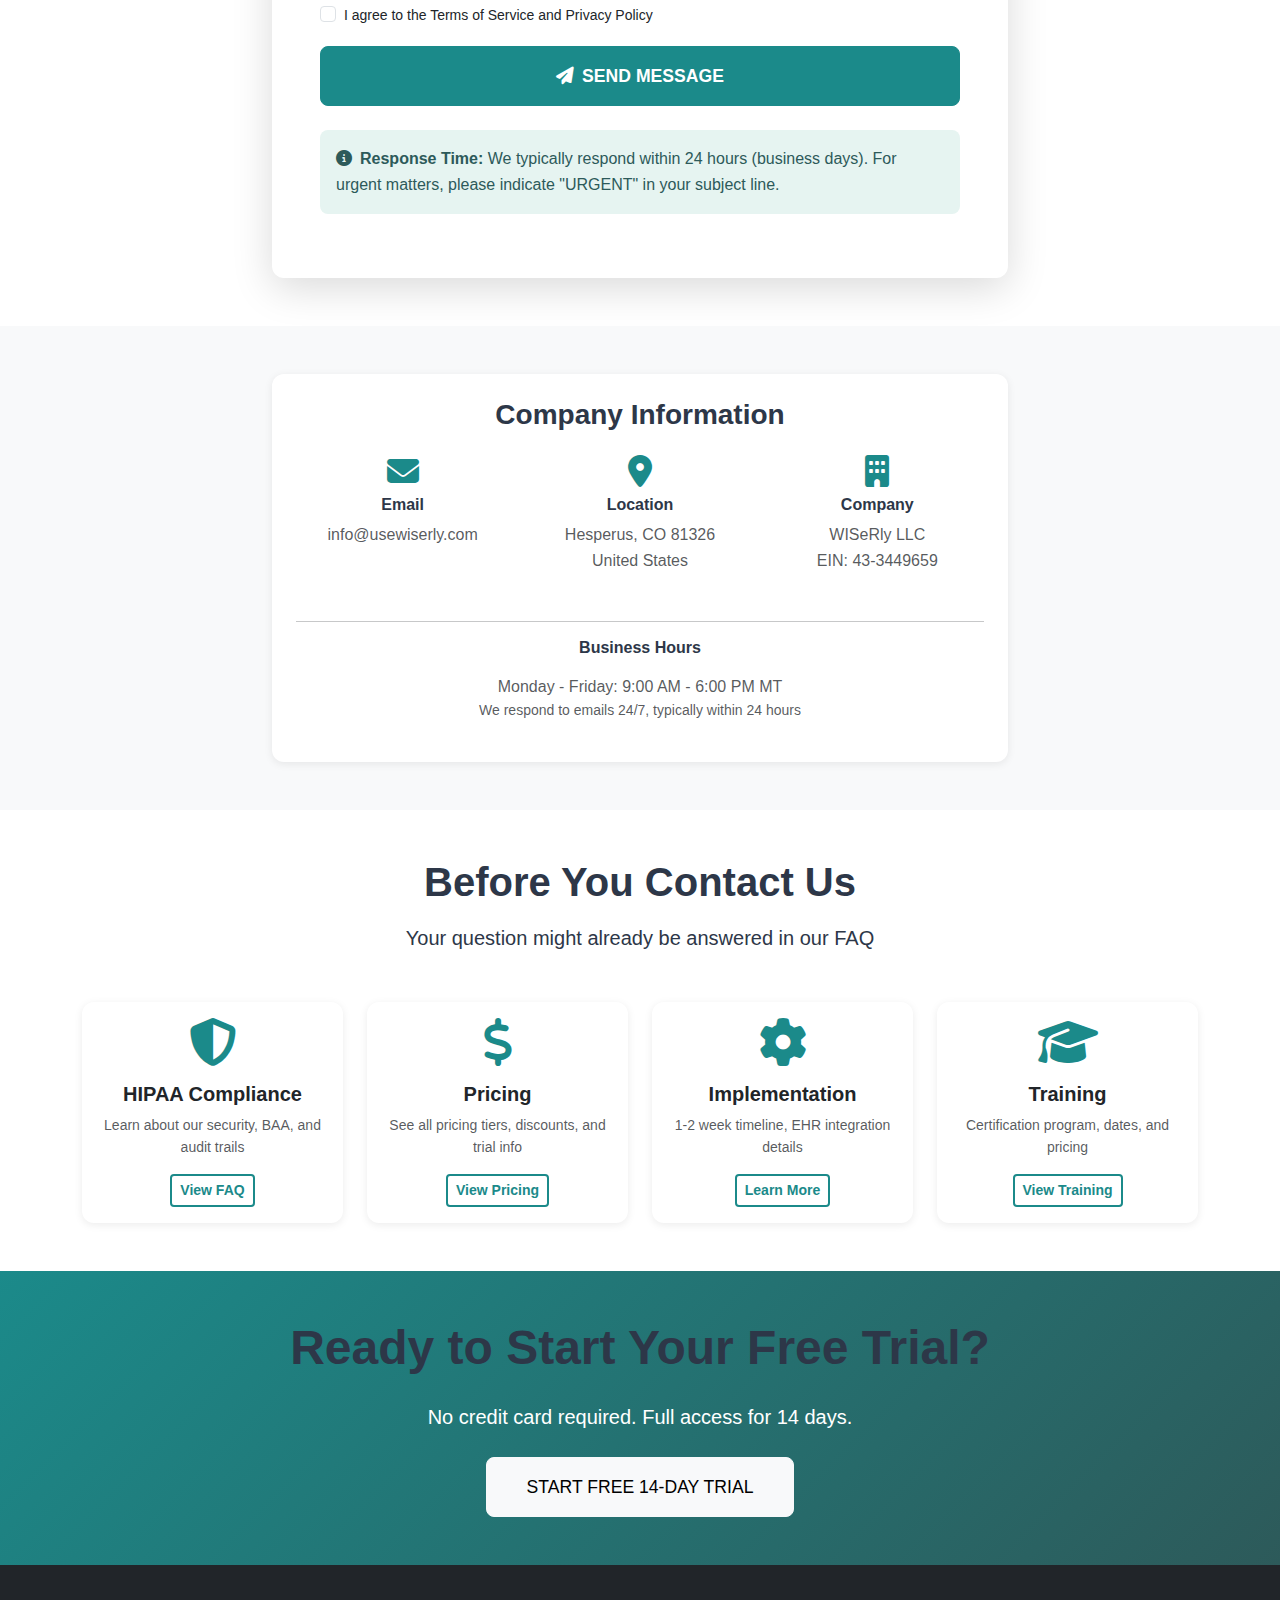
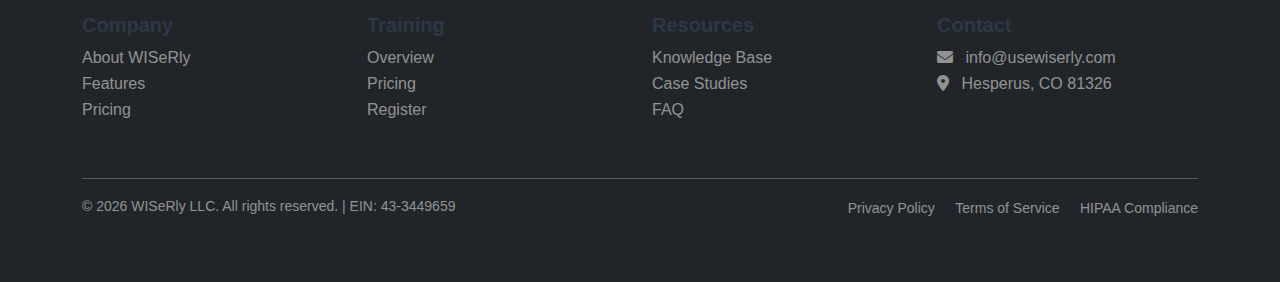
<file: contact.html>
<!DOCTYPE html>
<html lang="en">
<head>
    <meta charset="UTF-8">
    <meta name="viewport" content="width=device-width, initial-scale=1.0">
    <title>Contact WISeRly - Get Started Today</title>
    <meta name="description" content="Contact WISeRly for demos, enterprise sales, training inquiries, and support. Email-only contact for your convenience.">
    
    <!-- Bootstrap 5 CSS -->
    <link href="https://cdn.jsdelivr.net/npm/bootstrap@5.3.0/dist/css/bootstrap.min.css" rel="stylesheet">
    
    <!-- Font Awesome Icons -->
    <link rel="stylesheet" href="https://cdnjs.cloudflare.com/ajax/libs/font-awesome/6.4.0/css/all.min.css">
    
    <!-- Custom Styles -->
    <link rel="stylesheet" href="styles.css">
</head>
<body>

<!-- Navigation -->
<nav class="navbar navbar-expand-lg navbar-light bg-white sticky-top shadow-sm">
    <div class="container">
        <a class="navbar-brand" href="index.html">
            <img src="square_profile_i.png" alt="WISeRly Logo" height="40">
        </a>
        <button class="navbar-toggler" type="button" data-bs-toggle="collapse" data-bs-target="#navbarNav">
            <span class="navbar-toggler-icon"></span>
        </button>
        <div class="collapse navbar-collapse" id="navbarNav">
            <ul class="navbar-nav ms-auto">
                <li class="nav-item"><a class="nav-link" href="index.html#features">Features</a></li>
                <li class="nav-item"><a class="nav-link" href="index.html#pricing">Pricing</a></li>
                <li class="nav-item"><a class="nav-link" href="training.html">Training</a></li>
                <li class="nav-item"><a class="nav-link" href="index.html#faq">FAQ</a></li>
                <li class="nav-item"><a class="nav-link active" href="contact.html">Contact</a></li>
                <li class="nav-item"><a class="btn btn-primary ms-2" href="index.html#signup">Start Free Trial</a></li>
            </ul>
        </div>
    </div>
</nav>

<!-- Hero Section -->
<section class="contact-hero py-5">
    <div class="container text-center text-white">
        <h1 class="display-3 fw-bold mb-4">Get in Touch</h1>
        <p class="lead">We respond to all inquiries within 24 hours. Email us directly or use the form below.</p>
    </div>
</section>

<!-- Contact Methods -->
<section class="py-5 bg-light">
    <div class="container">
        <div class="row g-4">
            <div class="col-md-4">
                <div class="card h-100 text-center shadow-sm">
                    <div class="card-body p-4">
                        <i class="fas fa-briefcase fa-3x text-primary mb-3"></i>
                        <h4 class="card-title">Sales Inquiries</h4>
                        <p class="card-text text-muted">Demos, enterprise pricing, custom solutions</p>
                        <a href="mailto:info@usewiserly.com?subject=Sales Inquiry" class="btn btn-primary">
                            <i class="fas fa-envelope me-2"></i>info@usewiserly.com
                        </a>
                    </div>
                </div>
            </div>
            <div class="col-md-4">
                <div class="card h-100 text-center shadow-sm">
                    <div class="card-body p-4">
                        <i class="fas fa-graduation-cap fa-3x text-primary mb-3"></i>
                        <h4 class="card-title">Training & Certification</h4>
                        <p class="card-text text-muted">Group training, certification, becoming a trainer</p>
                        <a href="mailto:info@usewiserly.com?subject=Training Inquiry" class="btn btn-primary">
                            <i class="fas fa-envelope me-2"></i>info@usewiserly.com
                        </a>
                    </div>
                </div>
            </div>
            <div class="col-md-4">
                <div class="card h-100 text-center shadow-sm">
                    <div class="card-body p-4">
                        <i class="fas fa-handshake fa-3x text-primary mb-3"></i>
                        <h4 class="card-title">Partnership Opportunities</h4>
                        <p class="card-text text-muted">Referral program, reseller partnerships, integrations</p>
                        <a href="mailto:info@usewiserly.com?subject=Partnership Inquiry" class="btn btn-primary">
                            <i class="fas fa-envelope me-2"></i>info@usewiserly.com
                        </a>
                    </div>
                </div>
            </div>
        </div>
    </div>
</section>

<!-- Contact Form -->
<section class="py-5">
    <div class="container">
        <div class="row">
            <div class="col-lg-8 mx-auto">
                <div class="card shadow-lg">
                    <div class="card-body p-5">
                        <h2 class="text-center mb-4">Send Us a Message</h2>
                        <p class="text-center text-muted mb-4">Fill out the form below and we'll respond within 24 hours.</p>
                        
                        <form>
                            <div class="row g-3">
                                <div class="col-md-6">
                                    <label for="firstName" class="form-label">First Name *</label>
                                    <input type="text" class="form-control" id="firstName" required>
                                </div>
                                <div class="col-md-6">
                                    <label for="lastName" class="form-label">Last Name *</label>
                                    <input type="text" class="form-control" id="lastName" required>
                                </div>
                                <div class="col-md-6">
                                    <label for="email" class="form-label">Email Address *</label>
                                    <input type="email" class="form-control" id="email" required>
                                </div>
                                <div class="col-md-6">
                                    <label for="organization" class="form-label">Organization *</label>
                                    <input type="text" class="form-control" id="organization" required>
                                </div>
                                <div class="col-12">
                                    <label for="subject" class="form-label">Subject *</label>
                                    <select class="form-select" id="subject" required>
                                        <option value="">Choose...</option>
                                        <option>Schedule a Demo</option>
                                        <option>Sales Inquiry - Solo Pilot</option>
                                        <option>Sales Inquiry - Corp Pro</option>
                                        <option>Sales Inquiry - Enterprise</option>
                                        <option>Training Registration</option>
                                        <option>Become a Certified Trainer</option>
                                        <option>Technical Support</option>
                                        <option>Referral Program</option>
                                        <option>Partnership Opportunity</option>
                                        <option>General Question</option>
                                        <option>Other</option>
                                    </select>
                                </div>
                                <div class="col-12">
                                    <label for="message" class="form-label">Message *</label>
                                    <textarea class="form-control" id="message" rows="5" required placeholder="Tell us about your needs..."></textarea>
                                </div>
                                <div class="col-12">
                                    <label for="specialty" class="form-label">Primary Specialty (optional)</label>
                                    <select class="form-select" id="specialty">
                                        <option value="">Choose...</option>
                                        <option>VA Community Care Network</option>
                                        <option>Pediatric Practice</option>
                                        <option>Orthopedic Surgery</option>
                                        <option>Physical Therapy</option>
                                        <option>Emergency Department</option>
                                        <option>Hospital System</option>
                                        <option>Ambulatory Surgery Center</option>
                                        <option>Multi-Specialty Group</option>
                                        <option>Billing Company</option>
                                        <option>Other</option>
                                    </select>
                                </div>
                                <div class="col-12">
                                    <label for="timeline" class="form-label">Implementation Timeline (optional)</label>
                                    <select class="form-select" id="timeline">
                                        <option value="">Choose...</option>
                                        <option>Immediate (within 2 weeks)</option>
                                        <option>1-3 months</option>
                                        <option>3-6 months</option>
                                        <option>6+ months</option>
                                        <option>Just researching options</option>
                                    </select>
                                </div>
                                <div class="col-12">
                                    <div class="form-check">
                                        <input class="form-check-input" type="checkbox" id="termsContact" required>
                                        <label class="form-check-label small" for="termsContact">
                                            I agree to the Terms of Service and Privacy Policy
                                        </label>
                                    </div>
                                </div>
                                <div class="col-12">
                                    <div class="d-grid">
                                        <button type="submit" class="btn btn-primary btn-lg">
                                            <i class="fas fa-paper-plane me-2"></i>SEND MESSAGE
                                        </button>
                                    </div>
                                </div>
                            </div>
                        </form>
                        
                        <div class="alert alert-info mt-4">
                            <strong><i class="fas fa-info-circle me-2"></i>Response Time:</strong> We typically respond within 24 hours (business days). For urgent matters, please indicate "URGENT" in your subject line.
                        </div>
                    </div>
                </div>
            </div>
        </div>
    </div>
</section>

<!-- Additional Contact Info -->
<section class="py-5 bg-light">
    <div class="container">
        <div class="row">
            <div class="col-lg-8 mx-auto">
                <div class="card shadow-sm">
                    <div class="card-body p-4">
                        <h3 class="text-center mb-4">Company Information</h3>
                        <div class="row text-center">
                            <div class="col-md-4 mb-3">
                                <i class="fas fa-envelope fa-2x text-primary mb-2"></i>
                                <h6>Email</h6>
                                <p class="text-muted">info@usewiserly.com</p>
                            </div>
                            <div class="col-md-4 mb-3">
                                <i class="fas fa-map-marker-alt fa-2x text-primary mb-2"></i>
                                <h6>Location</h6>
                                <p class="text-muted">Hesperus, CO 81326<br>United States</p>
                            </div>
                            <div class="col-md-4 mb-3">
                                <i class="fas fa-building fa-2x text-primary mb-2"></i>
                                <h6>Company</h6>
                                <p class="text-muted">WISeRly LLC<br>EIN: 43-3449659</p>
                            </div>
                        </div>
                        <hr>
                        <div class="text-center">
                            <h6 class="mb-3">Business Hours</h6>
                            <p class="text-muted mb-0">Monday - Friday: 9:00 AM - 6:00 PM MT</p>
                            <p class="text-muted small">We respond to emails 24/7, typically within 24 hours</p>
                        </div>
                    </div>
                </div>
            </div>
        </div>
    </div>
</section>

<!-- FAQ Quick Links -->
<section class="py-5">
    <div class="container">
        <div class="text-center mb-5">
            <h2 class="display-6 fw-bold mb-3">Before You Contact Us</h2>
            <p class="lead">Your question might already be answered in our FAQ</p>
        </div>
        <div class="row g-4">
            <div class="col-md-6 col-lg-3">
                <div class="card h-100 text-center border-0 shadow-sm">
                    <div class="card-body">
                        <i class="fas fa-shield-alt fa-3x text-primary mb-3"></i>
                        <h5 class="card-title">HIPAA Compliance</h5>
                        <p class="card-text small text-muted">Learn about our security, BAA, and audit trails</p>
                        <a href="index.html#faq" class="btn btn-outline-primary btn-sm">View FAQ</a>
                    </div>
                </div>
            </div>
            <div class="col-md-6 col-lg-3">
                <div class="card h-100 text-center border-0 shadow-sm">
                    <div class="card-body">
                        <i class="fas fa-dollar-sign fa-3x text-primary mb-3"></i>
                        <h5 class="card-title">Pricing</h5>
                        <p class="card-text small text-muted">See all pricing tiers, discounts, and trial info</p>
                        <a href="index.html#pricing" class="btn btn-outline-primary btn-sm">View Pricing</a>
                    </div>
                </div>
            </div>
            <div class="col-md-6 col-lg-3">
                <div class="card h-100 text-center border-0 shadow-sm">
                    <div class="card-body">
                        <i class="fas fa-cog fa-3x text-primary mb-3"></i>
                        <h5 class="card-title">Implementation</h5>
                        <p class="card-text small text-muted">1-2 week timeline, EHR integration details</p>
                        <a href="index.html#features" class="btn btn-outline-primary btn-sm">Learn More</a>
                    </div>
                </div>
            </div>
            <div class="col-md-6 col-lg-3">
                <div class="card h-100 text-center border-0 shadow-sm">
                    <div class="card-body">
                        <i class="fas fa-graduation-cap fa-3x text-primary mb-3"></i>
                        <h5 class="card-title">Training</h5>
                        <p class="card-text small text-muted">Certification program, dates, and pricing</p>
                        <a href="training.html" class="btn btn-outline-primary btn-sm">View Training</a>
                    </div>
                </div>
            </div>
        </div>
    </div>
</section>

<!-- CTA Section -->
<section class="cta-section py-5">
    <div class="container text-center text-white">
        <h2 class="display-5 fw-bold mb-4">Ready to Start Your Free Trial?</h2>
        <p class="lead mb-4">No credit card required. Full access for 14 days.</p>
        <a href="index.html#signup" class="btn btn-light btn-lg">START FREE 14-DAY TRIAL</a>
    </div>
</section>

<!-- Footer -->
<footer class="bg-dark text-white py-5">
    <div class="container">
        <div class="row">
            <div class="col-md-3 mb-4">
                <h5>Company</h5>
                <ul class="list-unstyled">
                    <li><a href="index.html" class="text-white-50">About WISeRly</a></li>
                    <li><a href="index.html#features" class="text-white-50">Features</a></li>
                    <li><a href="index.html#pricing" class="text-white-50">Pricing</a></li>
                </ul>
            </div>
            <div class="col-md-3 mb-4">
                <h5>Training</h5>
                <ul class="list-unstyled">
                    <li><a href="training.html" class="text-white-50">Overview</a></li>
                    <li><a href="training.html#pricing" class="text-white-50">Pricing</a></li>
                    <li><a href="training.html#register" class="text-white-50">Register</a></li>
                </ul>
            </div>
            <div class="col-md-3 mb-4">
                <h5>Resources</h5>
                <ul class="list-unstyled">
                    <li><a href="#" class="text-white-50">Knowledge Base</a></li>
                    <li><a href="#" class="text-white-50">Case Studies</a></li>
                    <li><a href="index.html#faq" class="text-white-50">FAQ</a></li>
                </ul>
            </div>
            <div class="col-md-3 mb-4">
                <h5>Contact</h5>
                <p class="text-white-50">
                    <i class="fas fa-envelope me-2"></i> info@usewiserly.com<br>
                    <i class="fas fa-map-marker-alt me-2"></i> Hesperus, CO 81326
                </p>
            </div>
        </div>
        <hr class="bg-white-50">
        <div class="row">
            <div class="col-md-6">
                <p class="small text-white-50">© 2026 WISeRly LLC. All rights reserved. | EIN: 43-3449659</p>
            </div>
            <div class="col-md-6 text-md-end">
                <a href="#" class="text-white-50 small me-3">Privacy Policy</a>
                <a href="#" class="text-white-50 small me-3">Terms of Service</a>
                <a href="#" class="text-white-50 small">HIPAA Compliance</a>
            </div>
        </div>
    </div>
</footer>

<!-- Bootstrap JS -->
<script src="https://cdn.jsdelivr.net/npm/bootstrap@5.3.0/dist/js/bootstrap.bundle.min.js"></script>

</body>
</html>
</file>
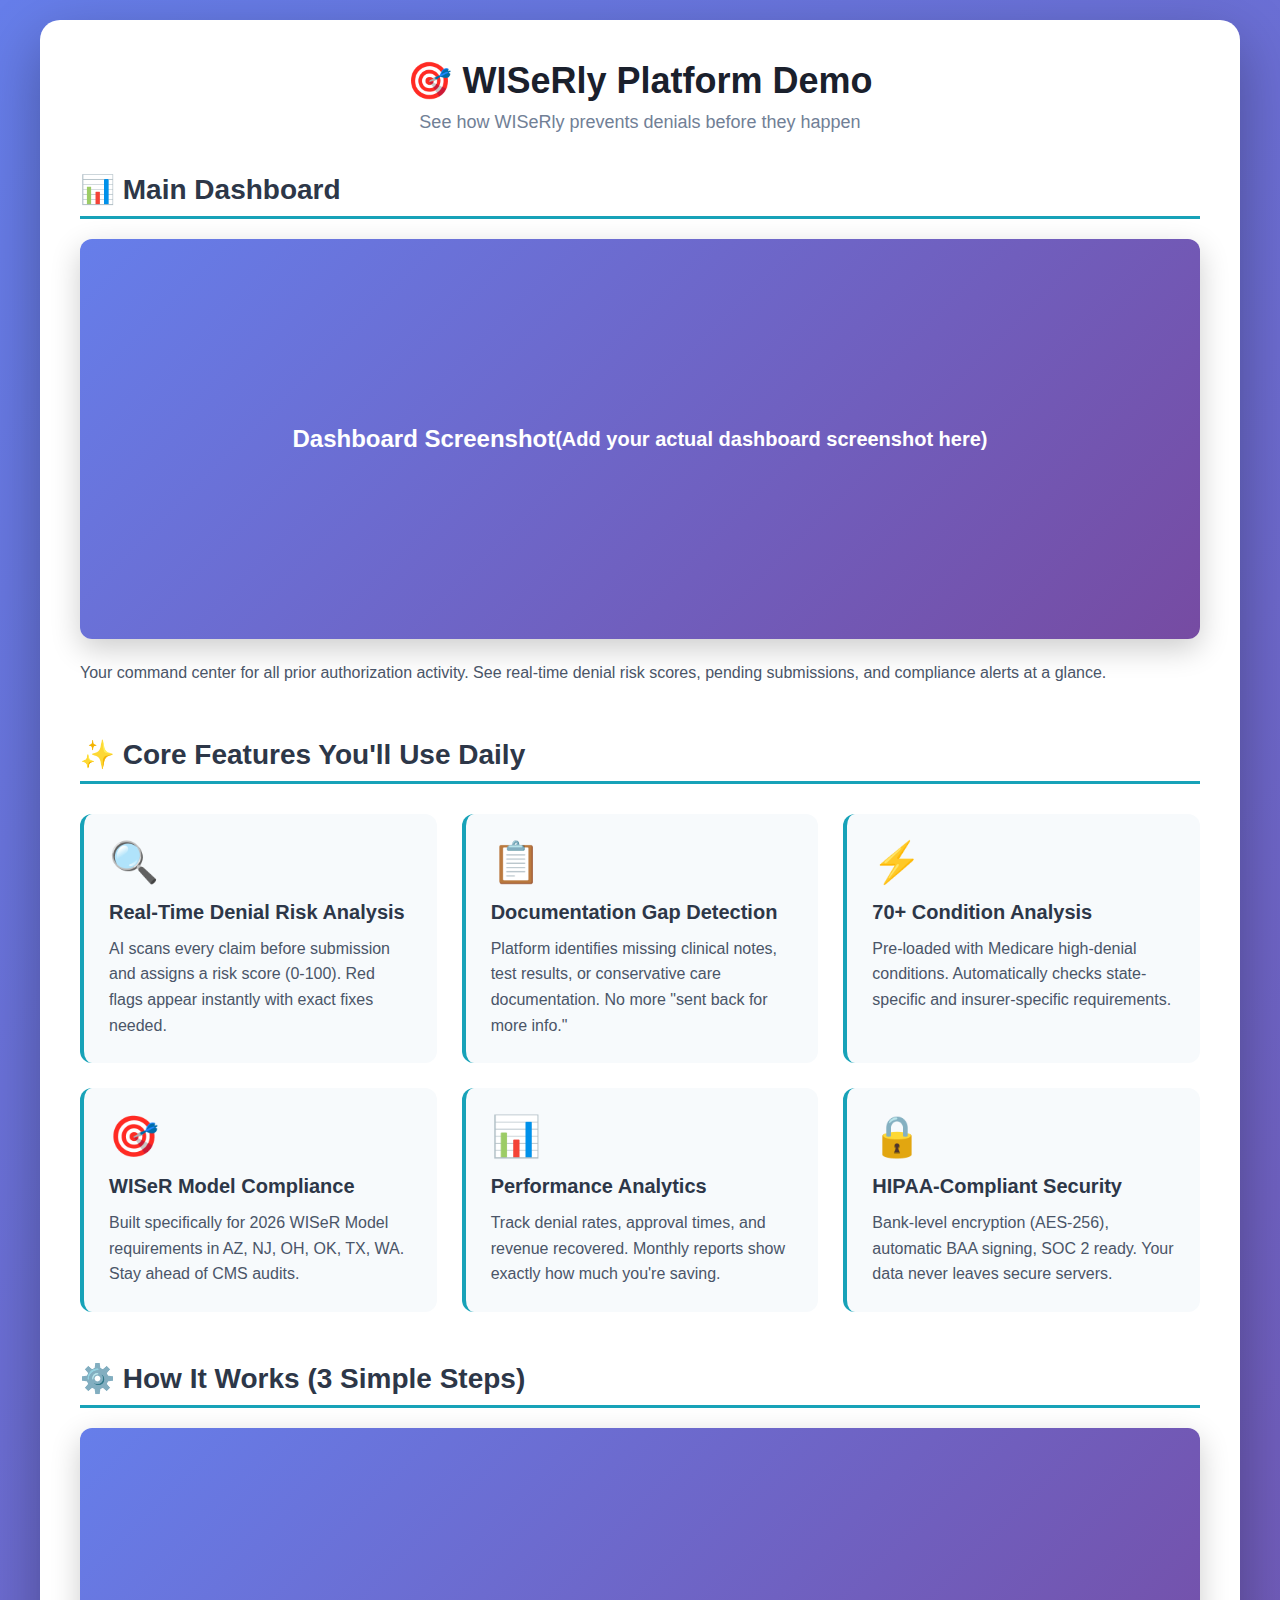
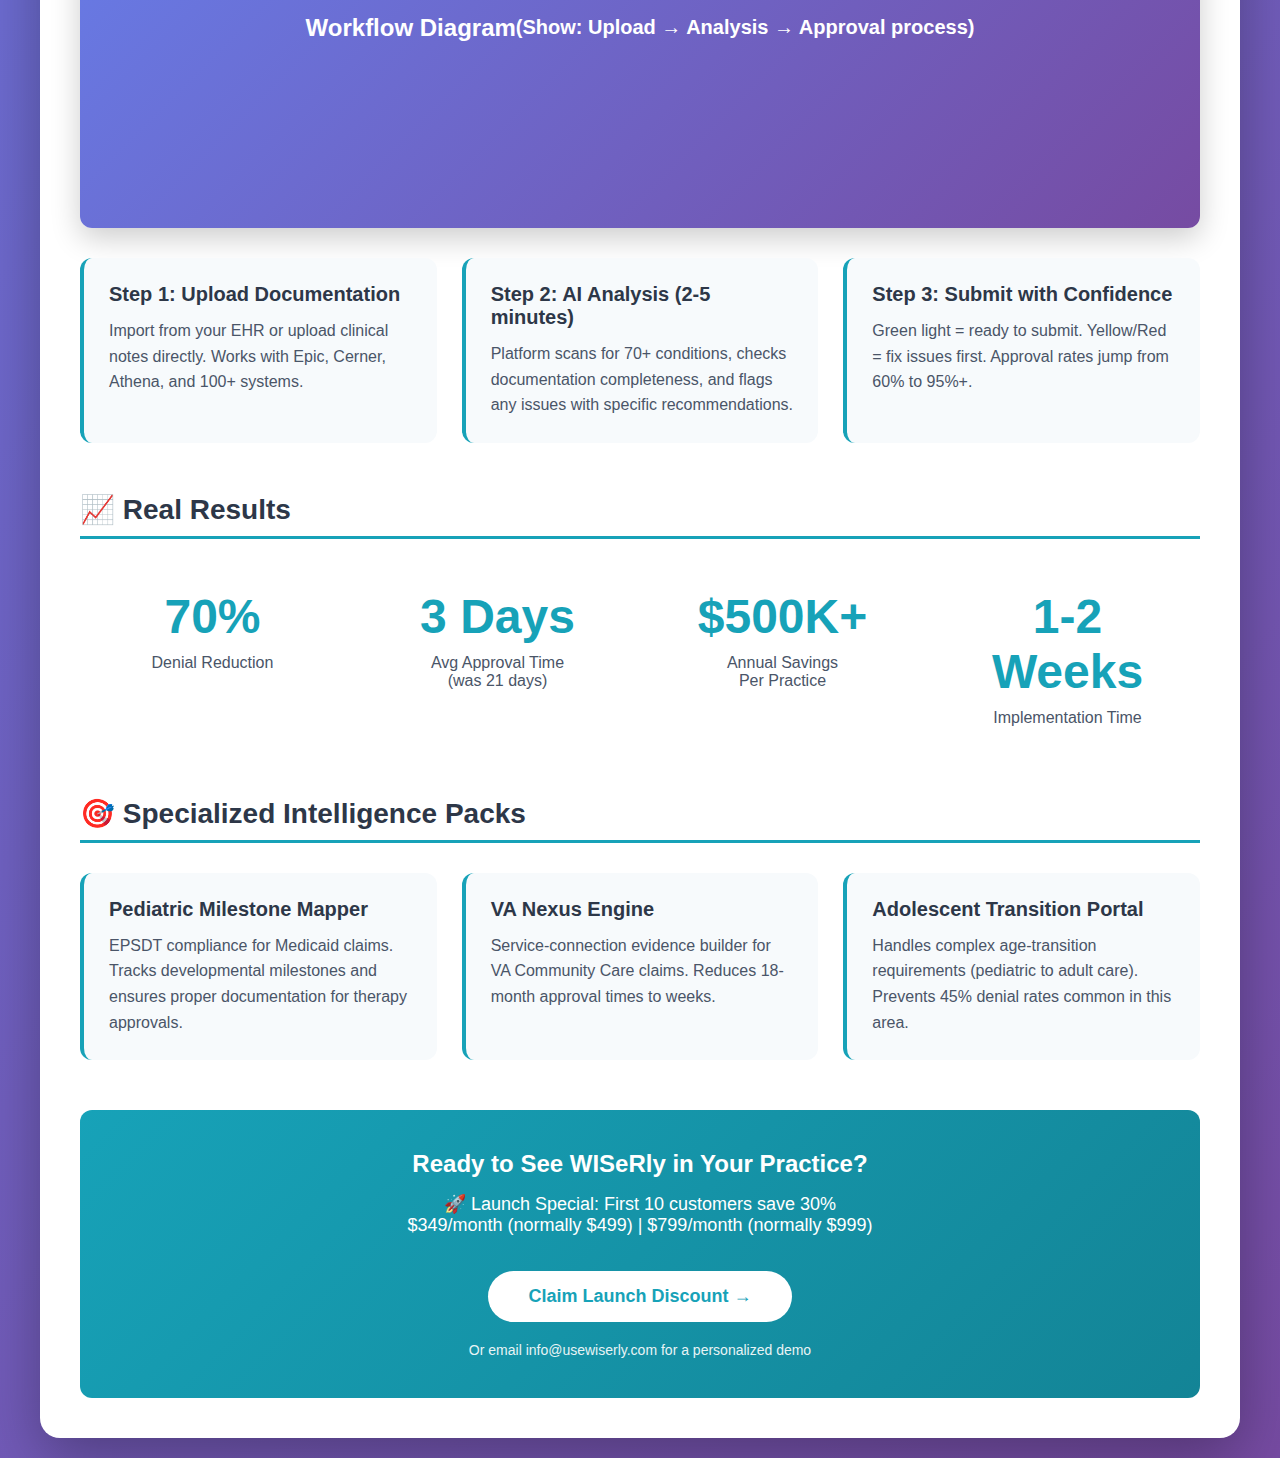
<file: demo.html>
<!DOCTYPE html>
<html lang="en">
<head>
    <meta charset="UTF-8">
    <meta name="viewport" content="width=device-width, initial-scale=1.0">
    <title>WISeRly Platform Demo - See It In Action</title>
    <style>
        * {
            margin: 0;
            padding: 0;
            box-sizing: border-box;
        }
        
        body {
            font-family: -apple-system, BlinkMacSystemFont, 'Segoe UI', Arial, sans-serif;
            background: linear-gradient(135deg, #667eea 0%, #764ba2 100%);
            padding: 20px;
        }
        
        .container {
            max-width: 1200px;
            margin: 0 auto;
            background: white;
            border-radius: 20px;
            padding: 40px;
            box-shadow: 0 20px 60px rgba(0,0,0,0.3);
        }
        
        h1 {
            color: #1a202c;
            text-align: center;
            margin-bottom: 10px;
            font-size: 36px;
        }
        
        .subtitle {
            text-align: center;
            color: #718096;
            margin-bottom: 40px;
            font-size: 18px;
        }
        
        .demo-section {
            margin-bottom: 50px;
        }
        
        .demo-section h2 {
            color: #2d3748;
            margin-bottom: 20px;
            padding-bottom: 10px;
            border-bottom: 3px solid #17a2b8;
            font-size: 28px;
        }
        
        .feature-grid {
            display: grid;
            grid-template-columns: repeat(auto-fit, minmax(300px, 1fr));
            gap: 25px;
            margin-top: 30px;
        }
        
        .feature-card {
            background: #f7fafc;
            padding: 25px;
            border-radius: 12px;
            border-left: 4px solid #17a2b8;
            transition: transform 0.3s ease;
        }
        
        .feature-card:hover {
            transform: translateY(-5px);
            box-shadow: 0 10px 25px rgba(0,0,0,0.1);
        }
        
        .feature-card h3 {
            color: #2d3748;
            margin-bottom: 12px;
            font-size: 20px;
        }
        
        .feature-card p {
            color: #4a5568;
            line-height: 1.6;
        }
        
        .feature-card .icon {
            font-size: 40px;
            margin-bottom: 15px;
        }
        
        .screenshot-placeholder {
            background: linear-gradient(135deg, #667eea 0%, #764ba2 100%);
            height: 400px;
            border-radius: 12px;
            display: flex;
            align-items: center;
            justify-content: center;
            color: white;
            font-size: 24px;
            font-weight: bold;
            margin: 20px 0;
            box-shadow: 0 10px 30px rgba(0,0,0,0.2);
        }
        
        .cta-section {
            background: linear-gradient(135deg, #17a2b8 0%, #138496 100%);
            padding: 40px;
            border-radius: 12px;
            text-align: center;
            color: white;
            margin-top: 50px;
        }
        
        .cta-section h2 {
            color: white;
            border: none;
            margin-bottom: 15px;
        }
        
        .cta-button {
            display: inline-block;
            background: white;
            color: #17a2b8;
            padding: 15px 40px;
            border-radius: 50px;
            text-decoration: none;
            font-weight: bold;
            font-size: 18px;
            margin-top: 20px;
            transition: transform 0.3s ease;
        }
        
        .cta-button:hover {
            transform: scale(1.05);
        }
        
        .stats {
            display: grid;
            grid-template-columns: repeat(auto-fit, minmax(200px, 1fr));
            gap: 20px;
            margin: 30px 0;
        }
        
        .stat-box {
            text-align: center;
            padding: 20px;
            background: white;
            border-radius: 10px;
        }
        
        .stat-box .number {
            font-size: 48px;
            font-weight: bold;
            color: #17a2b8;
            display: block;
        }
        
        .stat-box .label {
            color: #4a5568;
            margin-top: 10px;
        }
    </style>
</head>
<body>
    <div class="container">
        <h1>🎯 WISeRly Platform Demo</h1>
        <p class="subtitle">See how WISeRly prevents denials before they happen</p>
        
        <!-- Dashboard Overview -->
        <div class="demo-section">
            <h2>📊 Main Dashboard</h2>
            <div class="screenshot-placeholder">
                Dashboard Screenshot
                <br><small>(Add your actual dashboard screenshot here)</small>
            </div>
            <p style="color: #4a5568; margin-top: 15px; line-height: 1.8;">
                Your command center for all prior authorization activity. See real-time denial risk scores, 
                pending submissions, and compliance alerts at a glance.
            </p>
        </div>

        <!-- Key Features -->
        <div class="demo-section">
            <h2>✨ Core Features You'll Use Daily</h2>
            <div class="feature-grid">
                <div class="feature-card">
                    <div class="icon">🔍</div>
                    <h3>Real-Time Denial Risk Analysis</h3>
                    <p>AI scans every claim before submission and assigns a risk score (0-100). 
                    Red flags appear instantly with exact fixes needed.</p>
                </div>
                
                <div class="feature-card">
                    <div class="icon">📋</div>
                    <h3>Documentation Gap Detection</h3>
                    <p>Platform identifies missing clinical notes, test results, or conservative care 
                    documentation. No more "sent back for more info."</p>
                </div>
                
                <div class="feature-card">
                    <div class="icon">⚡</div>
                    <h3>70+ Condition Analysis</h3>
                    <p>Pre-loaded with Medicare high-denial conditions. Automatically checks state-specific 
                    and insurer-specific requirements.</p>
                </div>
                
                <div class="feature-card">
                    <div class="icon">🎯</div>
                    <h3>WISeR Model Compliance</h3>
                    <p>Built specifically for 2026 WISeR Model requirements in AZ, NJ, OH, OK, TX, WA. 
                    Stay ahead of CMS audits.</p>
                </div>
                
                <div class="feature-card">
                    <div class="icon">📊</div>
                    <h3>Performance Analytics</h3>
                    <p>Track denial rates, approval times, and revenue recovered. Monthly reports show 
                    exactly how much you're saving.</p>
                </div>
                
                <div class="feature-card">
                    <div class="icon">🔒</div>
                    <h3>HIPAA-Compliant Security</h3>
                    <p>Bank-level encryption (AES-256), automatic BAA signing, SOC 2 ready. 
                    Your data never leaves secure servers.</p>
                </div>
            </div>
        </div>

        <!-- How It Works -->
        <div class="demo-section">
            <h2>⚙️ How It Works (3 Simple Steps)</h2>
            <div class="screenshot-placeholder">
                Workflow Diagram
                <br><small>(Show: Upload → Analysis → Approval process)</small>
            </div>
            <div class="feature-grid" style="margin-top: 30px;">
                <div class="feature-card">
                    <h3>Step 1: Upload Documentation</h3>
                    <p>Import from your EHR or upload clinical notes directly. 
                    Works with Epic, Cerner, Athena, and 100+ systems.</p>
                </div>
                
                <div class="feature-card">
                    <h3>Step 2: AI Analysis (2-5 minutes)</h3>
                    <p>Platform scans for 70+ conditions, checks documentation completeness, 
                    and flags any issues with specific recommendations.</p>
                </div>
                
                <div class="feature-card">
                    <h3>Step 3: Submit with Confidence</h3>
                    <p>Green light = ready to submit. Yellow/Red = fix issues first. 
                    Approval rates jump from 60% to 95%+.</p>
                </div>
            </div>
        </div>

        <!-- Results -->
        <div class="demo-section">
            <h2>📈 Real Results</h2>
            <div class="stats">
                <div class="stat-box">
                    <span class="number">70%</span>
                    <div class="label">Denial Reduction</div>
                </div>
                <div class="stat-box">
                    <span class="number">3 Days</span>
                    <div class="label">Avg Approval Time<br>(was 21 days)</div>
                </div>
                <div class="stat-box">
                    <span class="number">$500K+</span>
                    <div class="label">Annual Savings<br>Per Practice</div>
                </div>
                <div class="stat-box">
                    <span class="number">1-2 Weeks</span>
                    <div class="label">Implementation Time</div>
                </div>
            </div>
        </div>

        <!-- Specialized Modules -->
        <div class="demo-section">
            <h2>🎯 Specialized Intelligence Packs</h2>
            <div class="feature-grid">
                <div class="feature-card">
                    <h3>Pediatric Milestone Mapper</h3>
                    <p>EPSDT compliance for Medicaid claims. Tracks developmental milestones 
                    and ensures proper documentation for therapy approvals.</p>
                </div>
                
                <div class="feature-card">
                    <h3>VA Nexus Engine</h3>
                    <p>Service-connection evidence builder for VA Community Care claims. 
                    Reduces 18-month approval times to weeks.</p>
                </div>
                
                <div class="feature-card">
                    <h3>Adolescent Transition Portal</h3>
                    <p>Handles complex age-transition requirements (pediatric to adult care). 
                    Prevents 45% denial rates common in this area.</p>
                </div>
            </div>
        </div>

        <!-- CTA -->
        <div class="cta-section">
            <h2>Ready to See WISeRly in Your Practice?</h2>
            <p style="margin: 15px 0; font-size: 18px;">
                🚀 Launch Special: First 10 customers save 30%<br>
                $349/month (normally $499) | $799/month (normally $999)
            </p>
            <a href="/pricing.html" class="cta-button">Claim Launch Discount →</a>
            <p style="margin-top: 20px; font-size: 14px; opacity: 0.9;">
                Or email info@usewiserly.com for a personalized demo
            </p>
        </div>
    </div>
</body>
  </html>
</file>
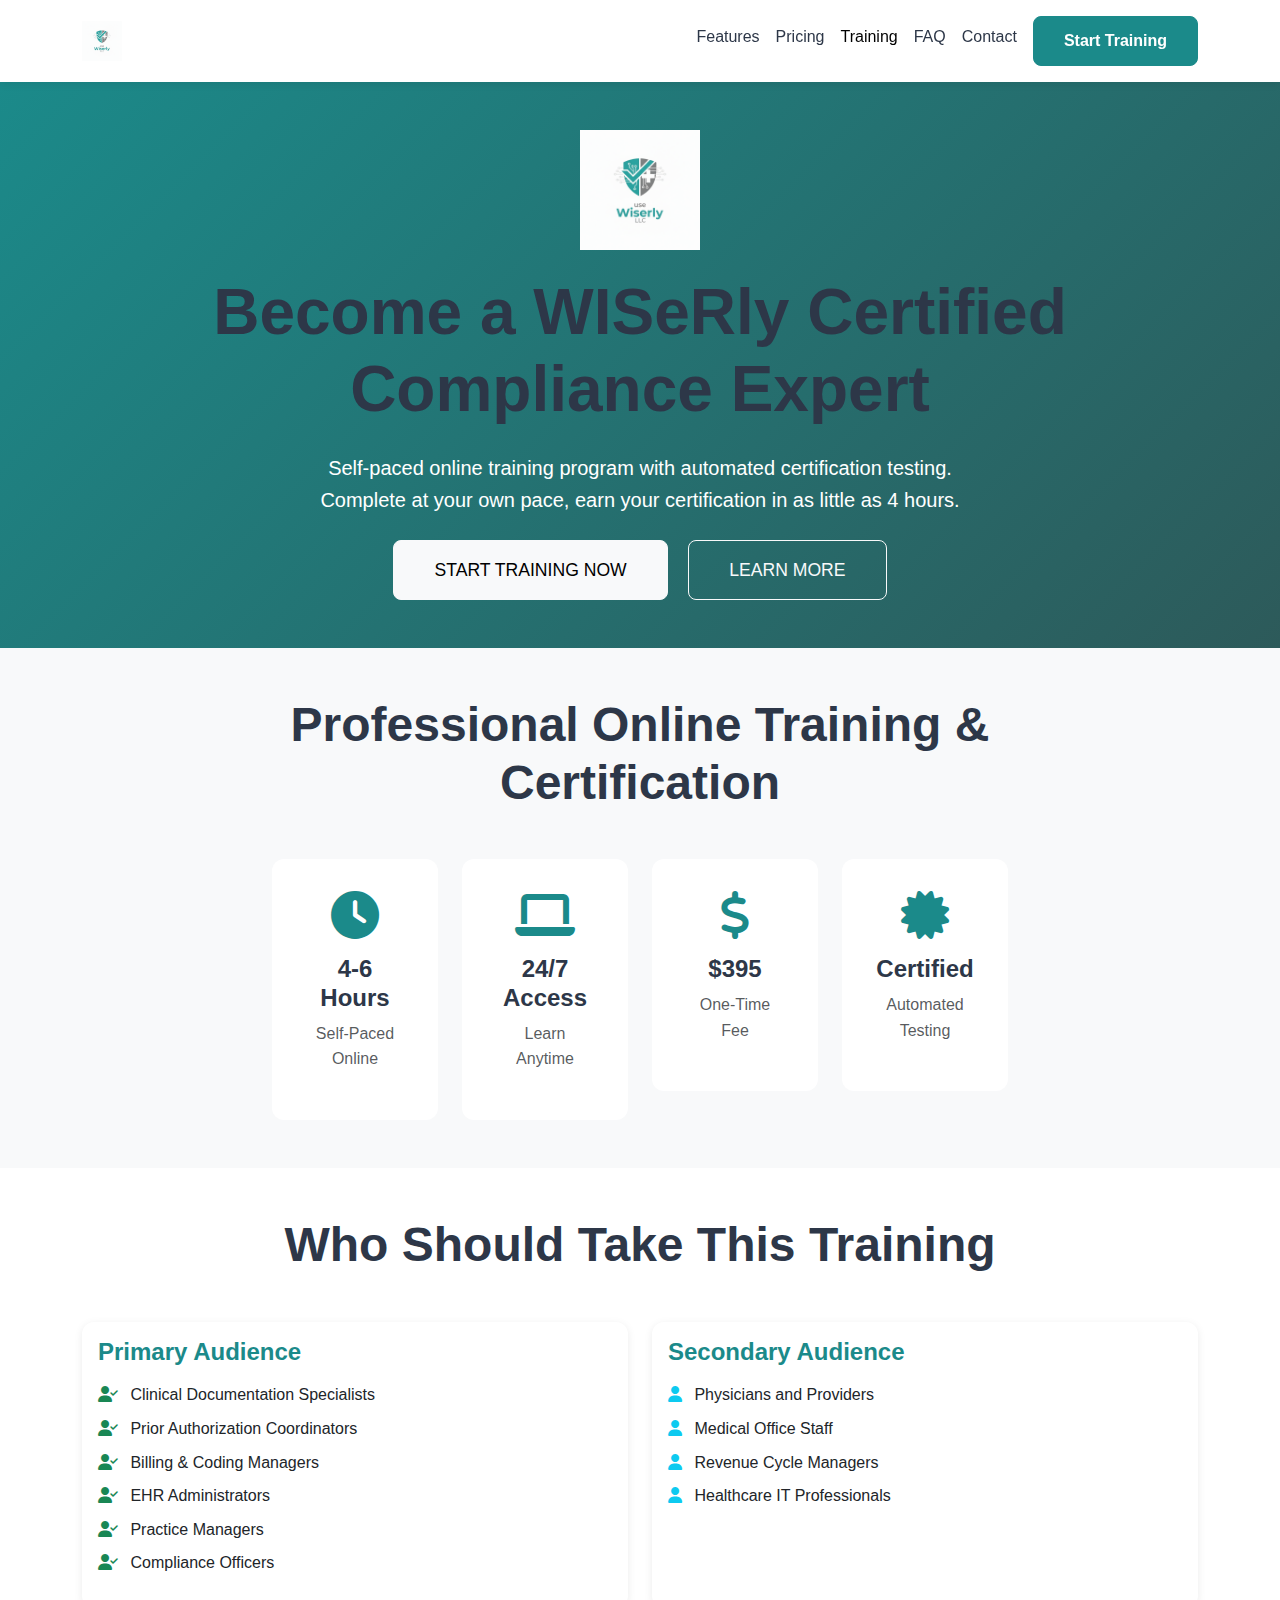
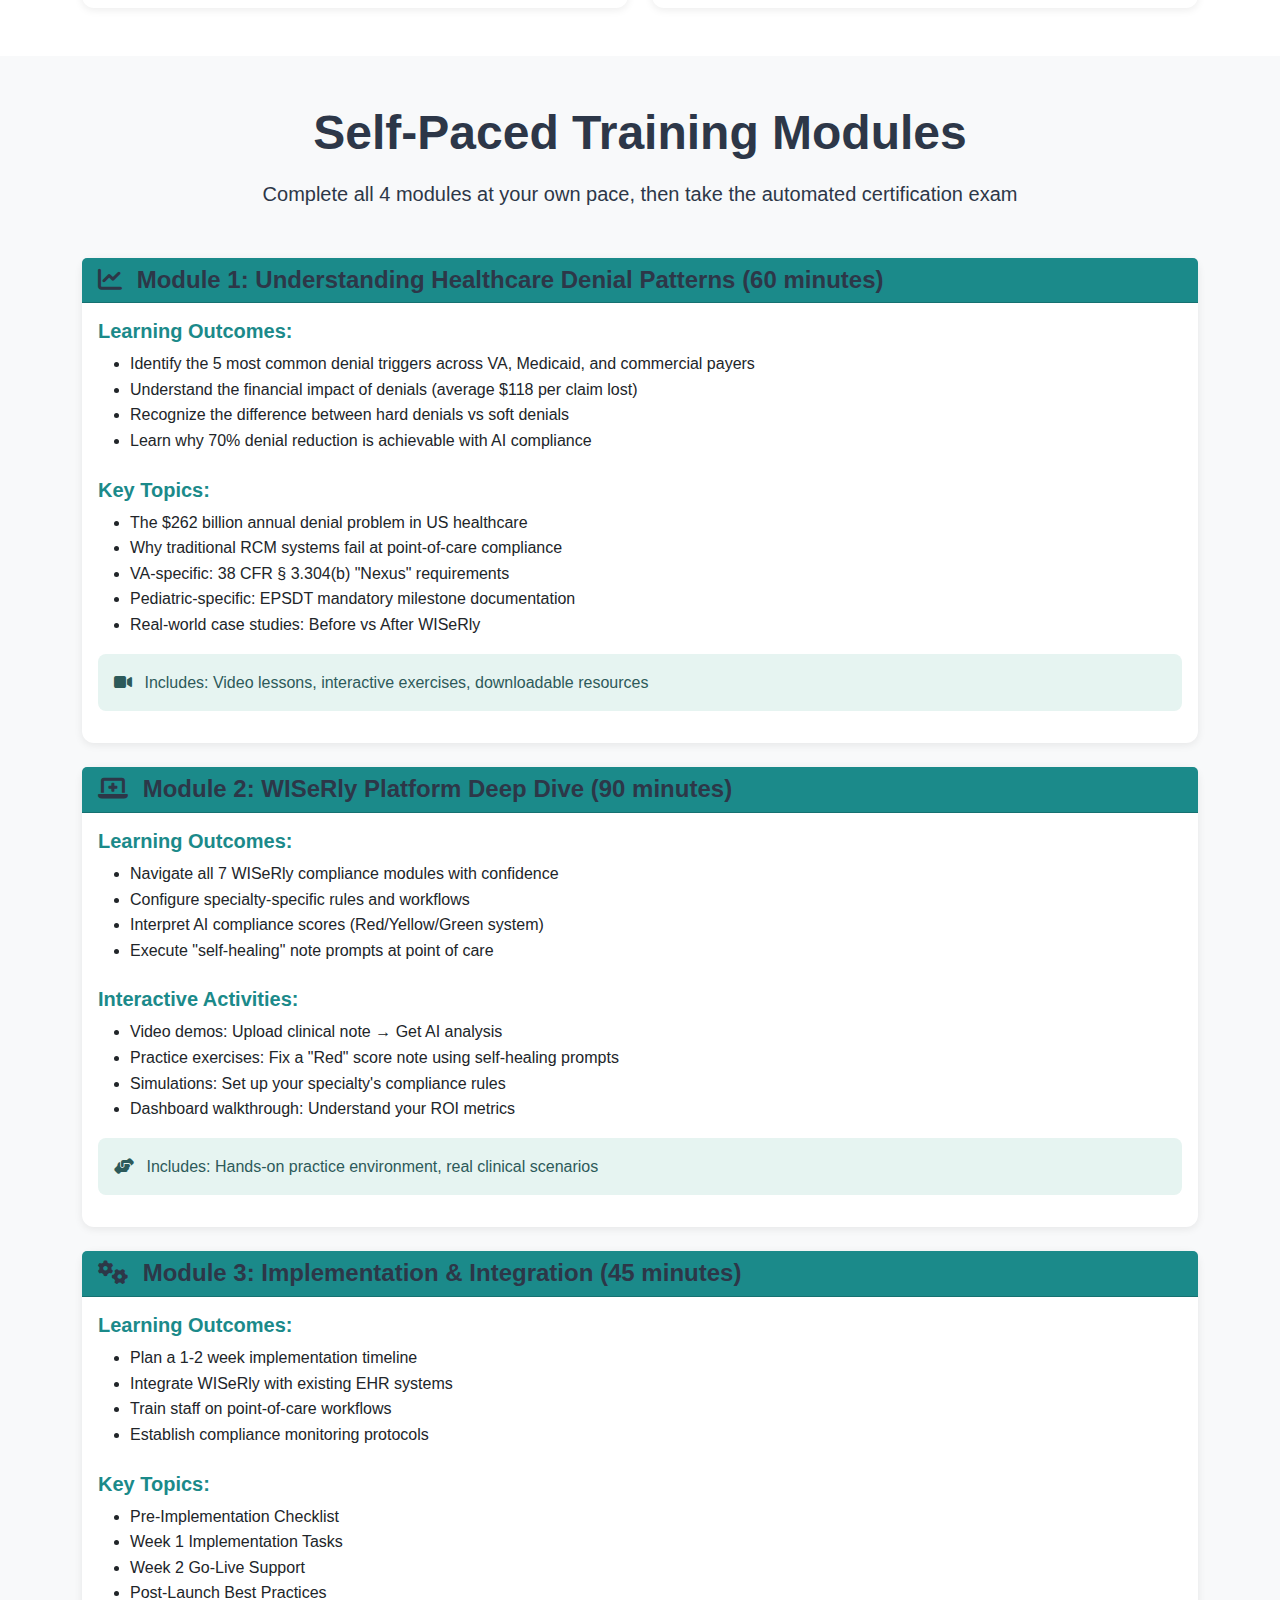
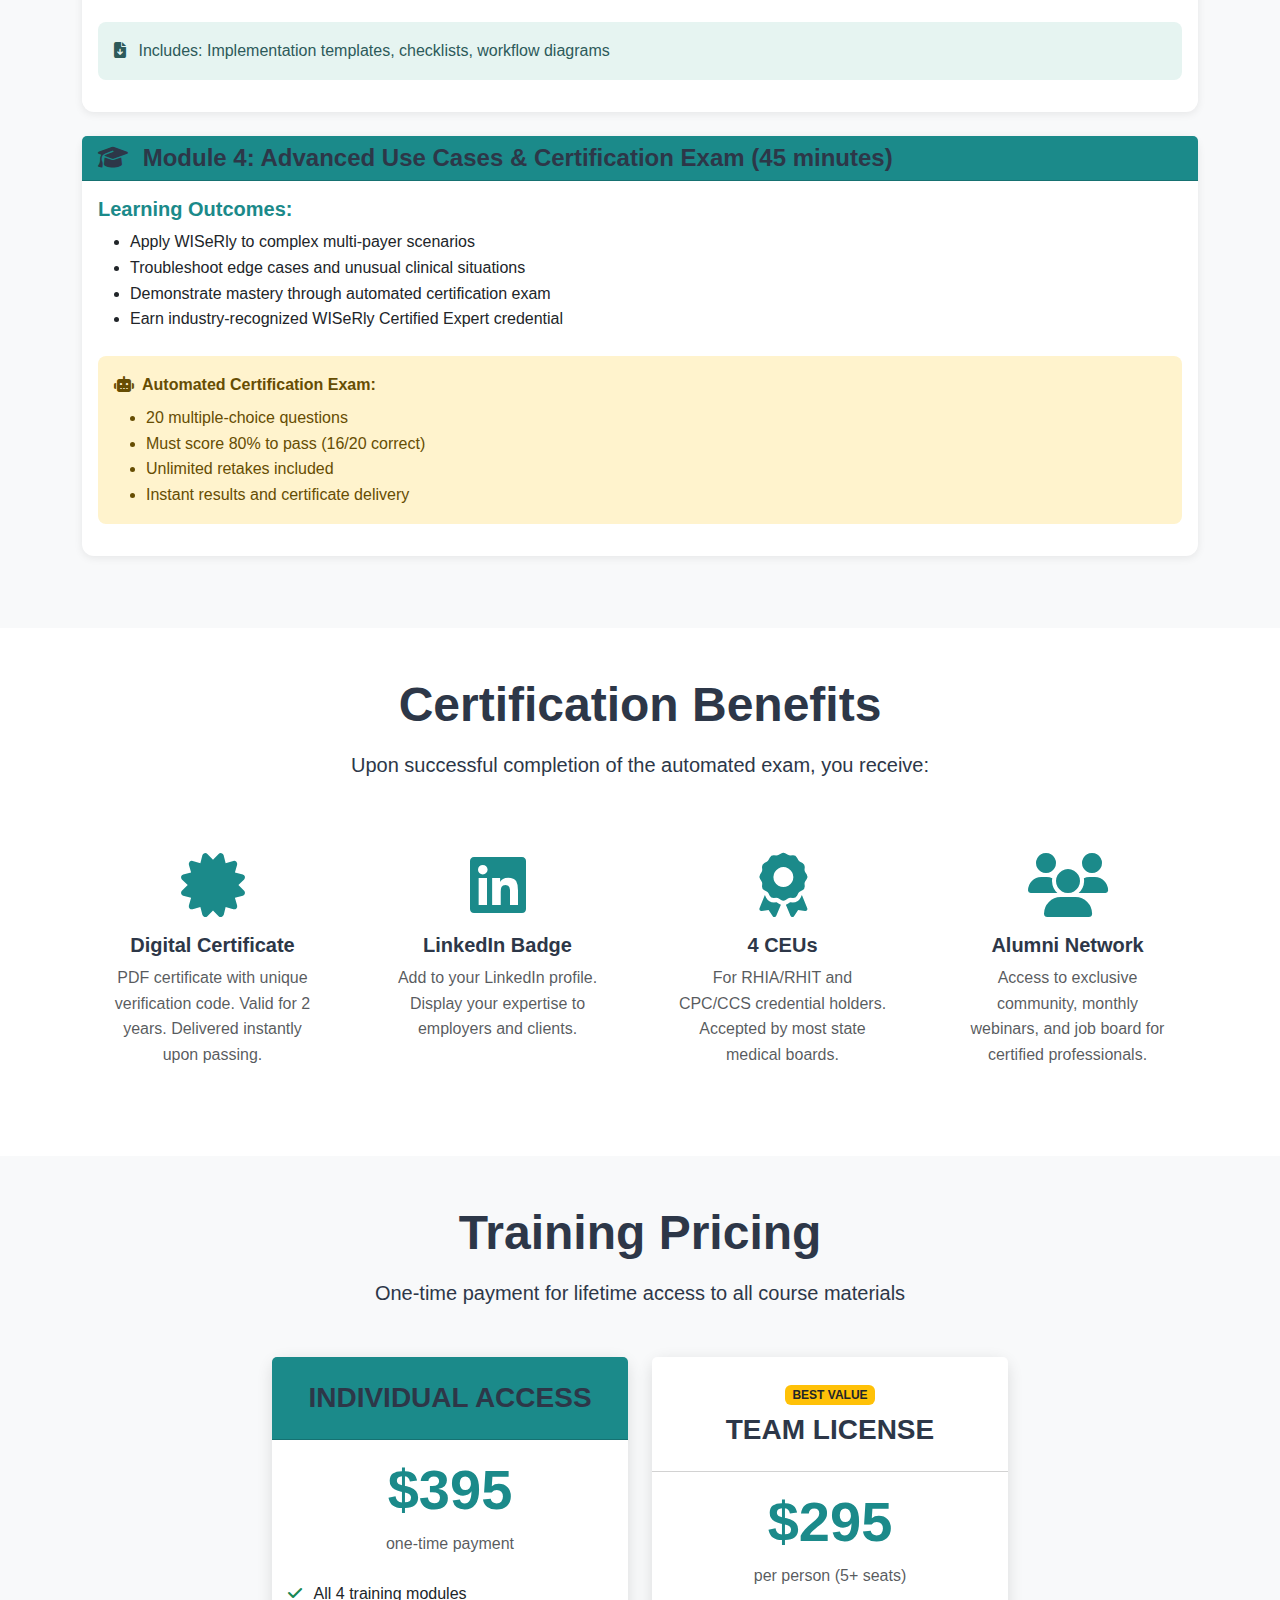
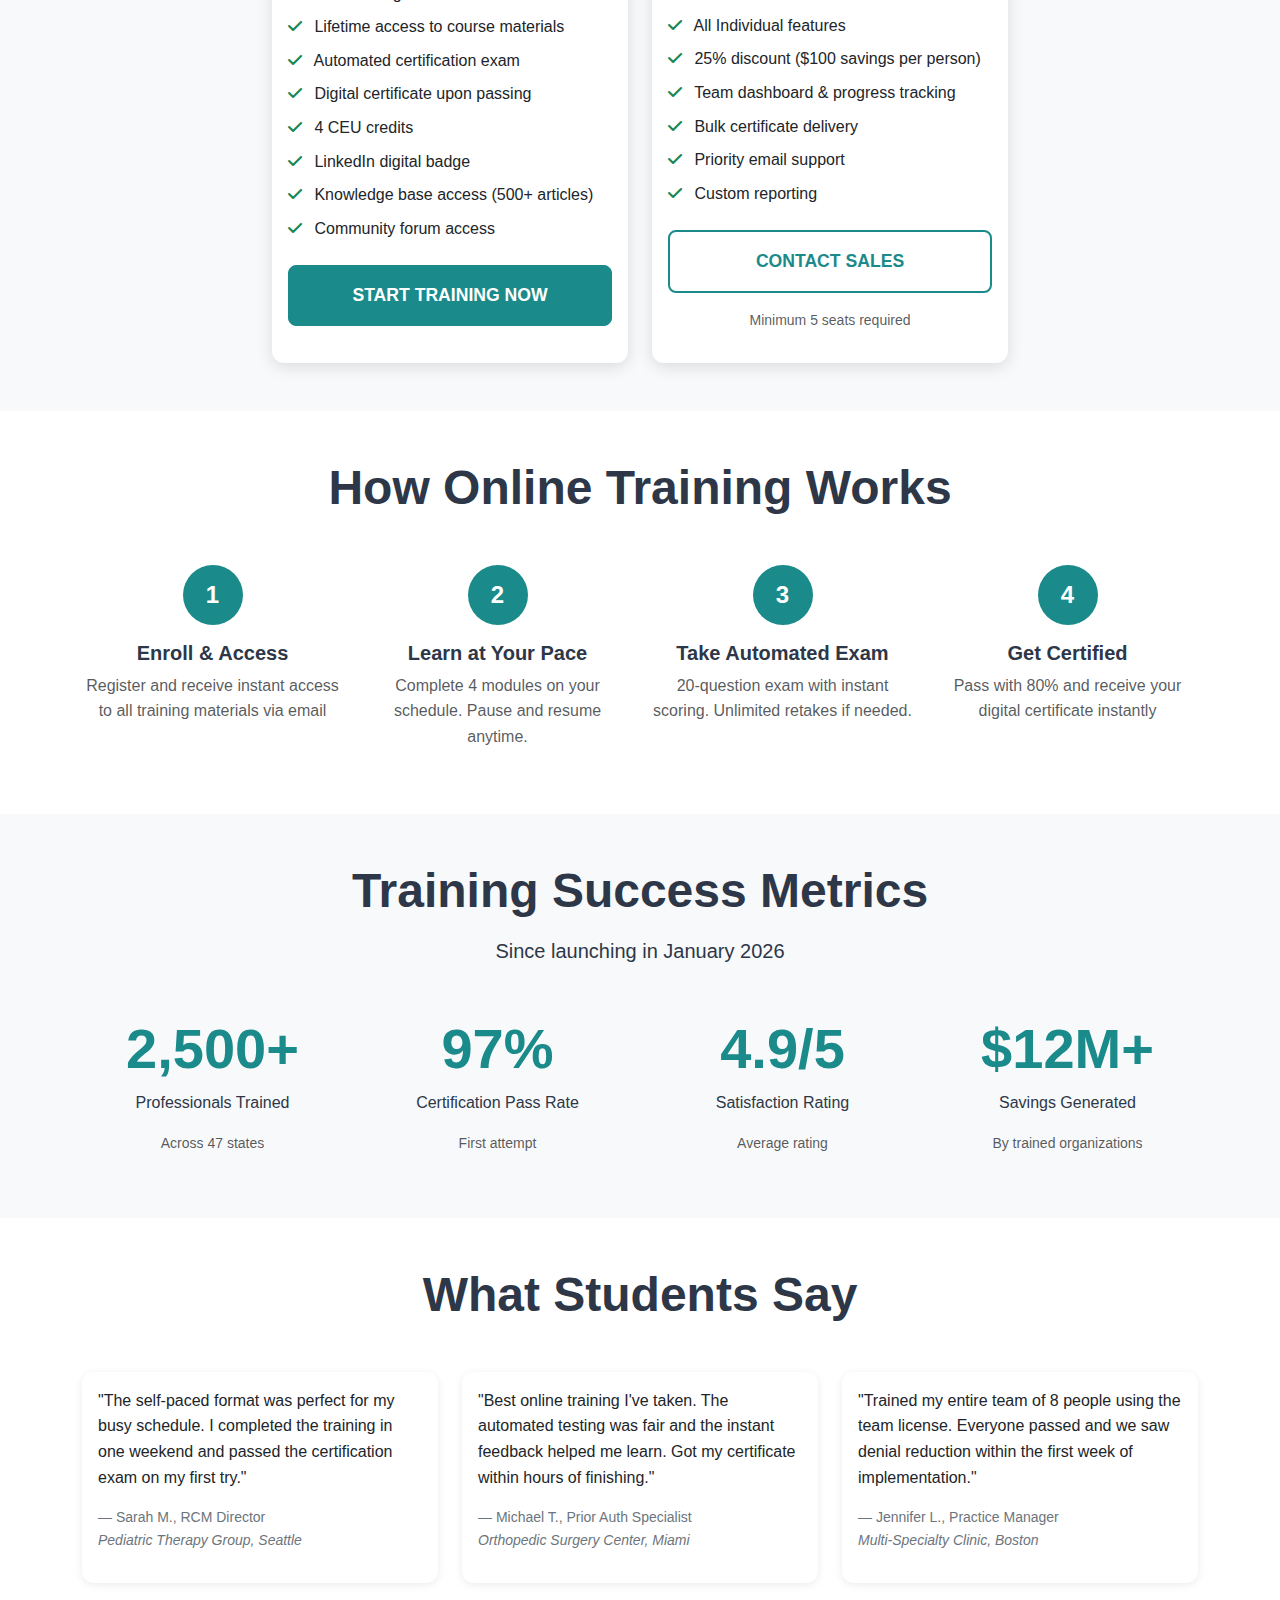
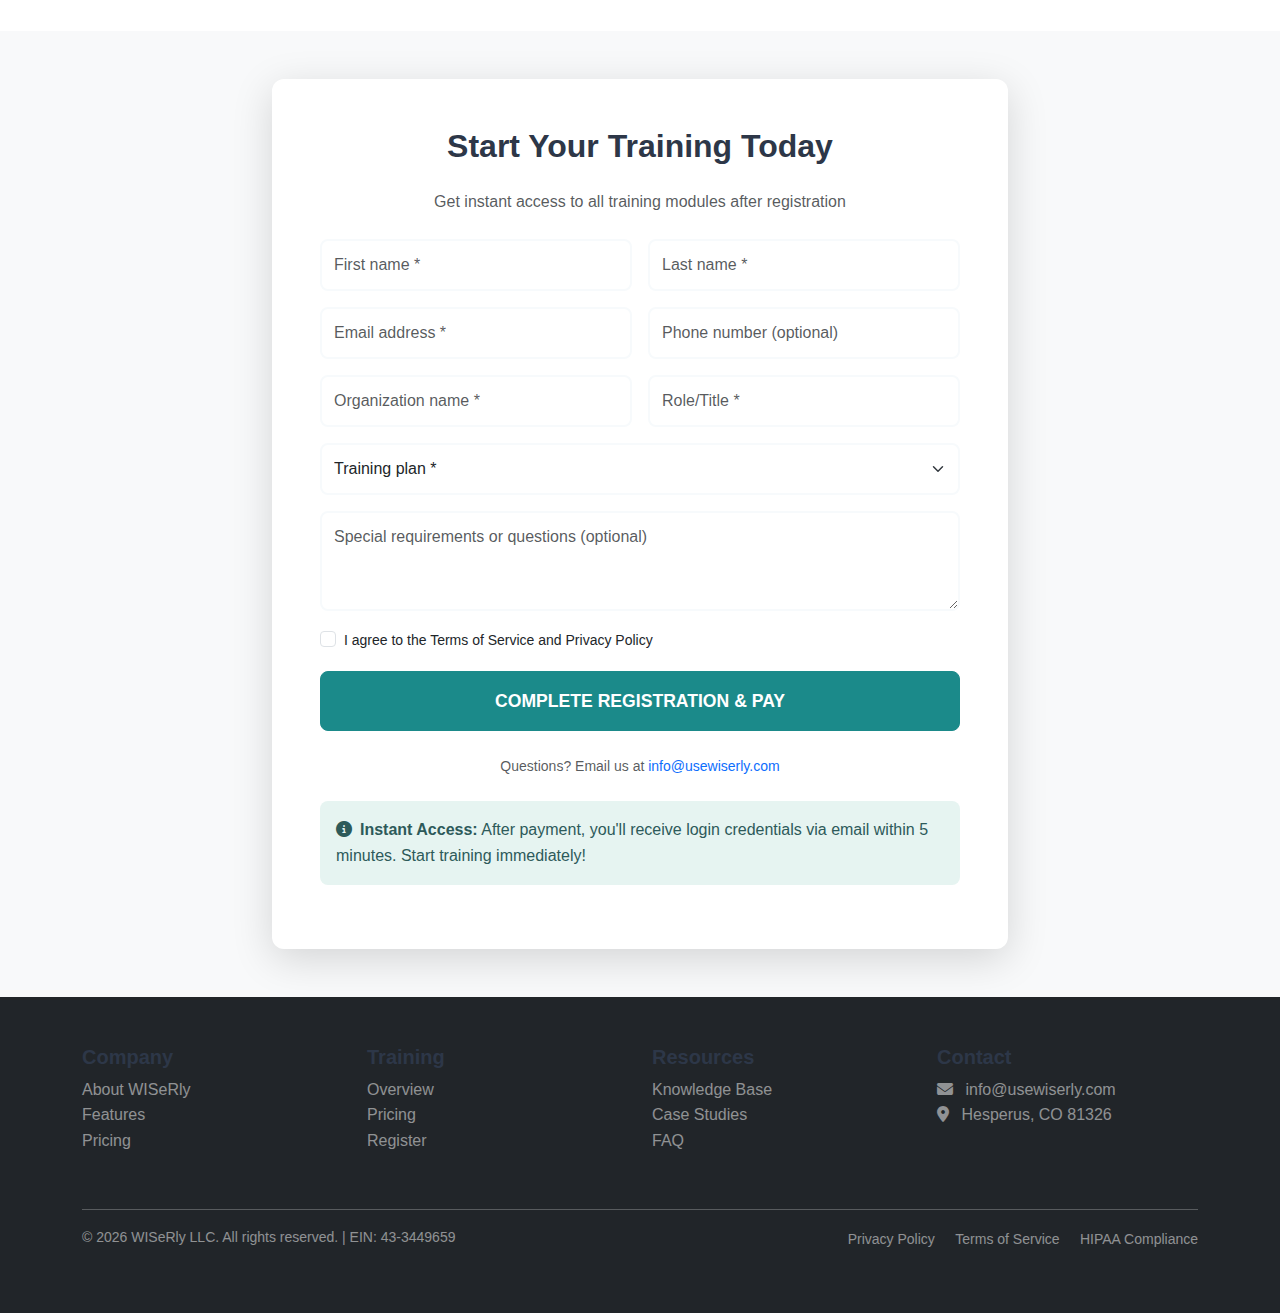
<file: training-1.html>
<!DOCTYPE html>
<html lang="en">
<head>
    <meta charset="UTF-8">
    <meta name="viewport" content="width=device-width, initial-scale=1.0">
    <title>WISeRly Training & Certification Program</title>
    <meta name="description" content="Become a WISeRly Certified Compliance Expert. Self-paced online training program with automated certification testing.">
    
    <!-- Bootstrap 5 CSS -->
    <link href="https://cdn.jsdelivr.net/npm/bootstrap@5.3.0/dist/css/bootstrap.min.css" rel="stylesheet">
    
    <!-- Font Awesome Icons -->
    <link rel="stylesheet" href="https://cdnjs.cloudflare.com/ajax/libs/font-awesome/6.4.0/css/all.min.css">
    
    <!-- Custom Styles -->
    <link rel="stylesheet" href="styles.css">
</head>
<body>

<!-- Navigation -->
<nav class="navbar navbar-expand-lg navbar-light bg-white sticky-top shadow-sm">
    <div class="container">
        <a class="navbar-brand" href="index.html">
            <img src="square_profile_i.png" alt="WISeRly Logo" height="40">
        </a>
        <button class="navbar-toggler" type="button" data-bs-toggle="collapse" data-bs-target="#navbarNav">
            <span class="navbar-toggler-icon"></span>
        </button>
        <div class="collapse navbar-collapse" id="navbarNav">
            <ul class="navbar-nav ms-auto">
                <li class="nav-item"><a class="nav-link" href="index.html#features">Features</a></li>
                <li class="nav-item"><a class="nav-link" href="index.html#pricing">Pricing</a></li>
                <li class="nav-item"><a class="nav-link active" href="training.html">Training</a></li>
                <li class="nav-item"><a class="nav-link" href="index.html#faq">FAQ</a></li>
                <li class="nav-item"><a class="nav-link" href="contact.html">Contact</a></li>
                <li class="nav-item"><a class="btn btn-primary ms-2" href="#register">Start Training</a></li>
            </ul>
        </div>
    </div>
</nav>

<!-- Hero Section -->
<section class="training-hero py-5">
    <div class="container text-center text-white">
        <img src="square_profile_i.png" alt="WISeRly Certification" class="mb-4" style="height: 120px;">
        <h1 class="display-3 fw-bold mb-4">Become a WISeRly Certified Compliance Expert</h1>
        <p class="lead mb-4">Self-paced online training program with automated certification testing.<br>Complete at your own pace, earn your certification in as little as 4 hours.</p>
        <a href="#register" class="btn btn-light btn-lg me-3">START TRAINING NOW</a>
        <a href="#overview" class="btn btn-outline-light btn-lg">LEARN MORE</a>
    </div>
</section>

<!-- Training Overview -->
<section class="py-5 bg-light" id="overview">
    <div class="container">
        <div class="row">
            <div class="col-lg-8 mx-auto">
                <div class="text-center mb-5">
                    <h2 class="display-5 fw-bold mb-3">Professional Online Training & Certification</h2>
                </div>
                <div class="row g-4 text-center">
                    <div class="col-md-3">
                        <div class="info-box">
                            <i class="fas fa-clock fa-3x text-primary mb-3"></i>
                            <h4>4-6 Hours</h4>
                            <p class="text-muted">Self-Paced Online</p>
                        </div>
                    </div>
                    <div class="col-md-3">
                        <div class="info-box">
                            <i class="fas fa-laptop fa-3x text-primary mb-3"></i>
                            <h4>24/7 Access</h4>
                            <p class="text-muted">Learn Anytime</p>
                        </div>
                    </div>
                    <div class="col-md-3">
                        <div class="info-box">
                            <i class="fas fa-dollar-sign fa-3x text-primary mb-3"></i>
                            <h4>$395</h4>
                            <p class="text-muted">One-Time Fee</p>
                        </div>
                    </div>
                    <div class="col-md-3">
                        <div class="info-box">
                            <i class="fas fa-certificate fa-3x text-primary mb-3"></i>
                            <h4>Certified</h4>
                            <p class="text-muted">Automated Testing</p>
                        </div>
                    </div>
                </div>
            </div>
        </div>
    </div>
</section>

<!-- Who Should Attend -->
<section class="py-5">
    <div class="container">
        <div class="text-center mb-5">
            <h2 class="display-5 fw-bold mb-3">Who Should Take This Training</h2>
        </div>
        <div class="row g-4">
            <div class="col-md-6">
                <div class="card h-100 shadow-sm">
                    <div class="card-body">
                        <h4 class="card-title text-primary mb-3">Primary Audience</h4>
                        <ul class="list-unstyled">
                            <li class="mb-2"><i class="fas fa-user-check text-success me-2"></i> Clinical Documentation Specialists</li>
                            <li class="mb-2"><i class="fas fa-user-check text-success me-2"></i> Prior Authorization Coordinators</li>
                            <li class="mb-2"><i class="fas fa-user-check text-success me-2"></i> Billing & Coding Managers</li>
                            <li class="mb-2"><i class="fas fa-user-check text-success me-2"></i> EHR Administrators</li>
                            <li class="mb-2"><i class="fas fa-user-check text-success me-2"></i> Practice Managers</li>
                            <li class="mb-2"><i class="fas fa-user-check text-success me-2"></i> Compliance Officers</li>
                        </ul>
                    </div>
                </div>
            </div>
            <div class="col-md-6">
                <div class="card h-100 shadow-sm">
                    <div class="card-body">
                        <h4 class="card-title text-primary mb-3">Secondary Audience</h4>
                        <ul class="list-unstyled">
                            <li class="mb-2"><i class="fas fa-user text-info me-2"></i> Physicians and Providers</li>
                            <li class="mb-2"><i class="fas fa-user text-info me-2"></i> Medical Office Staff</li>
                            <li class="mb-2"><i class="fas fa-user text-info me-2"></i> Revenue Cycle Managers</li>
                            <li class="mb-2"><i class="fas fa-user text-info me-2"></i> Healthcare IT Professionals</li>
                        </ul>
                    </div>
                </div>
            </div>
        </div>
    </div>
</section>

<!-- Training Modules -->
<section class="py-5 bg-light">
    <div class="container">
        <div class="text-center mb-5">
            <h2 class="display-5 fw-bold mb-3">Self-Paced Training Modules</h2>
            <p class="lead">Complete all 4 modules at your own pace, then take the automated certification exam</p>
        </div>
        
        <!-- Module 1 -->
        <div class="card mb-4 shadow-sm">
            <div class="card-header bg-primary text-white">
                <h4 class="mb-0"><i class="fas fa-chart-line me-2"></i> Module 1: Understanding Healthcare Denial Patterns (60 minutes)</h4>
            </div>
            <div class="card-body">
                <h5 class="text-primary">Learning Outcomes:</h5>
                <ul>
                    <li>Identify the 5 most common denial triggers across VA, Medicaid, and commercial payers</li>
                    <li>Understand the financial impact of denials (average $118 per claim lost)</li>
                    <li>Recognize the difference between hard denials vs soft denials</li>
                    <li>Learn why 70% denial reduction is achievable with AI compliance</li>
                </ul>
                <h5 class="text-primary mt-4">Key Topics:</h5>
                <ul>
                    <li>The $262 billion annual denial problem in US healthcare</li>
                    <li>Why traditional RCM systems fail at point-of-care compliance</li>
                    <li>VA-specific: 38 CFR § 3.304(b) "Nexus" requirements</li>
                    <li>Pediatric-specific: EPSDT mandatory milestone documentation</li>
                    <li>Real-world case studies: Before vs After WISeRly</li>
                </ul>
                <div class="alert alert-info mt-3">
                    <i class="fas fa-video me-2"></i> Includes: Video lessons, interactive exercises, downloadable resources
                </div>
            </div>
        </div>

        <!-- Module 2 -->
        <div class="card mb-4 shadow-sm">
            <div class="card-header bg-primary text-white">
                <h4 class="mb-0"><i class="fas fa-laptop-medical me-2"></i> Module 2: WISeRly Platform Deep Dive (90 minutes)</h4>
            </div>
            <div class="card-body">
                <h5 class="text-primary">Learning Outcomes:</h5>
                <ul>
                    <li>Navigate all 7 WISeRly compliance modules with confidence</li>
                    <li>Configure specialty-specific rules and workflows</li>
                    <li>Interpret AI compliance scores (Red/Yellow/Green system)</li>
                    <li>Execute "self-healing" note prompts at point of care</li>
                </ul>
                <h5 class="text-primary mt-4">Interactive Activities:</h5>
                <ul>
                    <li>Video demos: Upload clinical note → Get AI analysis</li>
                    <li>Practice exercises: Fix a "Red" score note using self-healing prompts</li>
                    <li>Simulations: Set up your specialty's compliance rules</li>
                    <li>Dashboard walkthrough: Understand your ROI metrics</li>
                </ul>
                <div class="alert alert-info mt-3">
                    <i class="fas fa-hands-helping me-2"></i> Includes: Hands-on practice environment, real clinical scenarios
                </div>
            </div>
        </div>

        <!-- Module 3 -->
        <div class="card mb-4 shadow-sm">
            <div class="card-header bg-primary text-white">
                <h4 class="mb-0"><i class="fas fa-cogs me-2"></i> Module 3: Implementation & Integration (45 minutes)</h4>
            </div>
            <div class="card-body">
                <h5 class="text-primary">Learning Outcomes:</h5>
                <ul>
                    <li>Plan a 1-2 week implementation timeline</li>
                    <li>Integrate WISeRly with existing EHR systems</li>
                    <li>Train staff on point-of-care workflows</li>
                    <li>Establish compliance monitoring protocols</li>
                </ul>
                <h5 class="text-primary mt-4">Key Topics:</h5>
                <ul>
                    <li>Pre-Implementation Checklist</li>
                    <li>Week 1 Implementation Tasks</li>
                    <li>Week 2 Go-Live Support</li>
                    <li>Post-Launch Best Practices</li>
                </ul>
                <div class="alert alert-info mt-3">
                    <i class="fas fa-file-download me-2"></i> Includes: Implementation templates, checklists, workflow diagrams
                </div>
            </div>
        </div>

        <!-- Module 4 -->
        <div class="card mb-4 shadow-sm">
            <div class="card-header bg-primary text-white">
                <h4 class="mb-0"><i class="fas fa-graduation-cap me-2"></i> Module 4: Advanced Use Cases & Certification Exam (45 minutes)</h4>
            </div>
            <div class="card-body">
                <h5 class="text-primary">Learning Outcomes:</h5>
                <ul>
                    <li>Apply WISeRly to complex multi-payer scenarios</li>
                    <li>Troubleshoot edge cases and unusual clinical situations</li>
                    <li>Demonstrate mastery through automated certification exam</li>
                    <li>Earn industry-recognized WISeRly Certified Expert credential</li>
                </ul>
                <div class="alert alert-warning mt-4">
                    <strong><i class="fas fa-robot me-2"></i>Automated Certification Exam:</strong> 
                    <ul class="mb-0 mt-2">
                        <li>20 multiple-choice questions</li>
                        <li>Must score 80% to pass (16/20 correct)</li>
                        <li>Unlimited retakes included</li>
                        <li>Instant results and certificate delivery</li>
                    </ul>
                </div>
            </div>
        </div>
    </div>
</section>

<!-- Certification Benefits -->
<section class="py-5">
    <div class="container">
        <div class="text-center mb-5">
            <h2 class="display-5 fw-bold mb-3">Certification Benefits</h2>
            <p class="lead">Upon successful completion of the automated exam, you receive:</p>
        </div>
        <div class="row g-4">
            <div class="col-md-6 col-lg-3">
                <div class="text-center p-4">
                    <i class="fas fa-certificate fa-4x text-primary mb-3"></i>
                    <h5>Digital Certificate</h5>
                    <p class="text-muted">PDF certificate with unique verification code. Valid for 2 years. Delivered instantly upon passing.</p>
                </div>
            </div>
            <div class="col-md-6 col-lg-3">
                <div class="text-center p-4">
                    <i class="fab fa-linkedin fa-4x text-primary mb-3"></i>
                    <h5>LinkedIn Badge</h5>
                    <p class="text-muted">Add to your LinkedIn profile. Display your expertise to employers and clients.</p>
                </div>
            </div>
            <div class="col-md-6 col-lg-3">
                <div class="text-center p-4">
                    <i class="fas fa-award fa-4x text-primary mb-3"></i>
                    <h5>4 CEUs</h5>
                    <p class="text-muted">For RHIA/RHIT and CPC/CCS credential holders. Accepted by most state medical boards.</p>
                </div>
            </div>
            <div class="col-md-6 col-lg-3">
                <div class="text-center p-4">
                    <i class="fas fa-users fa-4x text-primary mb-3"></i>
                    <h5>Alumni Network</h5>
                    <p class="text-muted">Access to exclusive community, monthly webinars, and job board for certified professionals.</p>
                </div>
            </div>
        </div>
    </div>
</section>

<!-- Pricing -->
<section class="py-5 bg-light" id="pricing">
    <div class="container">
        <div class="text-center mb-5">
            <h2 class="display-5 fw-bold mb-3">Training Pricing</h2>
            <p class="lead">One-time payment for lifetime access to all course materials</p>
        </div>
        <div class="row justify-content-center">
            <!-- Individual -->
            <div class="col-lg-4 col-md-6">
                <div class="card h-100 shadow border-primary">
                    <div class="card-header bg-primary text-white text-center py-4">
                        <h3 class="mb-0">INDIVIDUAL ACCESS</h3>
                    </div>
                    <div class="card-body">
                        <div class="text-center mb-4">
                            <h2 class="display-4 fw-bold text-primary">$395</h2>
                            <p class="text-muted">one-time payment</p>
                        </div>
                        <ul class="list-unstyled">
                            <li class="mb-2"><i class="fas fa-check text-success me-2"></i> All 4 training modules</li>
                            <li class="mb-2"><i class="fas fa-check text-success me-2"></i> Lifetime access to course materials</li>
                            <li class="mb-2"><i class="fas fa-check text-success me-2"></i> Automated certification exam</li>
                            <li class="mb-2"><i class="fas fa-check text-success me-2"></i> Digital certificate upon passing</li>
                            <li class="mb-2"><i class="fas fa-check text-success me-2"></i> 4 CEU credits</li>
                            <li class="mb-2"><i class="fas fa-check text-success me-2"></i> LinkedIn digital badge</li>
                            <li class="mb-2"><i class="fas fa-check text-success me-2"></i> Knowledge base access (500+ articles)</li>
                            <li class="mb-2"><i class="fas fa-check text-success me-2"></i> Community forum access</li>
                        </ul>
                        <div class="d-grid mt-4">
                            <a href="#register" class="btn btn-primary btn-lg">START TRAINING NOW</a>
                        </div>
                    </div>
                </div>
            </div>

            <!-- Team -->
            <div class="col-lg-4 col-md-6 mt-4 mt-md-0">
                <div class="card h-100 shadow">
                    <div class="card-header bg-white text-center py-4">
                        <span class="badge bg-warning text-dark mb-2">BEST VALUE</span>
                        <h3 class="mb-0">TEAM LICENSE</h3>
                    </div>
                    <div class="card-body">
                        <div class="text-center mb-4">
                            <h2 class="display-4 fw-bold text-primary">$295</h2>
                            <p class="text-muted">per person (5+ seats)</p>
                        </div>
                        <ul class="list-unstyled">
                            <li class="mb-2"><i class="fas fa-check text-success me-2"></i> All Individual features</li>
                            <li class="mb-2"><i class="fas fa-check text-success me-2"></i> 25% discount ($100 savings per person)</li>
                            <li class="mb-2"><i class="fas fa-check text-success me-2"></i> Team dashboard & progress tracking</li>
                            <li class="mb-2"><i class="fas fa-check text-success me-2"></i> Bulk certificate delivery</li>
                            <li class="mb-2"><i class="fas fa-check text-success me-2"></i> Priority email support</li>
                            <li class="mb-2"><i class="fas fa-check text-success me-2"></i> Custom reporting</li>
                        </ul>
                        <div class="d-grid mt-4">
                            <a href="contact.html" class="btn btn-outline-primary btn-lg">CONTACT SALES</a>
                        </div>
                        <p class="text-center text-muted small mt-3">Minimum 5 seats required</p>
                    </div>
                </div>
            </div>
        </div>
    </div>
</section>

<!-- How It Works -->
<section class="py-5">
    <div class="container">
        <div class="text-center mb-5">
            <h2 class="display-5 fw-bold mb-3">How Online Training Works</h2>
        </div>
        <div class="row g-4">
            <div class="col-md-3">
                <div class="text-center">
                    <div class="step-number mb-3">1</div>
                    <h5>Enroll & Access</h5>
                    <p class="text-muted">Register and receive instant access to all training materials via email</p>
                </div>
            </div>
            <div class="col-md-3">
                <div class="text-center">
                    <div class="step-number mb-3">2</div>
                    <h5>Learn at Your Pace</h5>
                    <p class="text-muted">Complete 4 modules on your schedule. Pause and resume anytime.</p>
                </div>
            </div>
            <div class="col-md-3">
                <div class="text-center">
                    <div class="step-number mb-3">3</div>
                    <h5>Take Automated Exam</h5>
                    <p class="text-muted">20-question exam with instant scoring. Unlimited retakes if needed.</p>
                </div>
            </div>
            <div class="col-md-3">
                <div class="text-center">
                    <div class="step-number mb-3">4</div>
                    <h5>Get Certified</h5>
                    <p class="text-muted">Pass with 80% and receive your digital certificate instantly</p>
                </div>
            </div>
        </div>
    </div>
</section>

<!-- Success Metrics -->
<section class="py-5 bg-light">
    <div class="container">
        <div class="text-center mb-5">
            <h2 class="display-5 fw-bold mb-3">Training Success Metrics</h2>
            <p class="lead">Since launching in January 2026</p>
        </div>
        <div class="row g-4 text-center">
            <div class="col-md-6 col-lg-3">
                <h2 class="display-4 fw-bold text-primary">2,500+</h2>
                <p>Professionals Trained</p>
                <p class="text-muted small">Across 47 states</p>
            </div>
            <div class="col-md-6 col-lg-3">
                <h2 class="display-4 fw-bold text-primary">97%</h2>
                <p>Certification Pass Rate</p>
                <p class="text-muted small">First attempt</p>
            </div>
            <div class="col-md-6 col-lg-3">
                <h2 class="display-4 fw-bold text-primary">4.9/5</h2>
                <p>Satisfaction Rating</p>
                <p class="text-muted small">Average rating</p>
            </div>
            <div class="col-md-6 col-lg-3">
                <h2 class="display-4 fw-bold text-primary">$12M+</h2>
                <p>Savings Generated</p>
                <p class="text-muted small">By trained organizations</p>
            </div>
        </div>
    </div>
</section>

<!-- Testimonials -->
<section class="py-5">
    <div class="container">
        <div class="text-center mb-5">
            <h2 class="display-5 fw-bold mb-3">What Students Say</h2>
        </div>
        <div class="row g-4">
            <div class="col-lg-4">
                <div class="card h-100 shadow-sm">
                    <div class="card-body">
                        <p class="card-text">"The self-paced format was perfect for my busy schedule. I completed the training in one weekend and passed the certification exam on my first try."</p>
                        <footer class="blockquote-footer mt-3">Sarah M., RCM Director<br><em>Pediatric Therapy Group, Seattle</em></footer>
                    </div>
                </div>
            </div>
            <div class="col-lg-4">
                <div class="card h-100 shadow-sm">
                    <div class="card-body">
                        <p class="card-text">"Best online training I've taken. The automated testing was fair and the instant feedback helped me learn. Got my certificate within hours of finishing."</p>
                        <footer class="blockquote-footer mt-3">Michael T., Prior Auth Specialist<br><em>Orthopedic Surgery Center, Miami</em></footer>
                    </div>
                </div>
            </div>
            <div class="col-lg-4">
                <div class="card h-100 shadow-sm">
                    <div class="card-body">
                        <p class="card-text">"Trained my entire team of 8 people using the team license. Everyone passed and we saw denial reduction within the first week of implementation."</p>
                        <footer class="blockquote-footer mt-3">Jennifer L., Practice Manager<br><em>Multi-Specialty Clinic, Boston</em></footer>
                    </div>
                </div>
            </div>
        </div>
    </div>
</section>

<!-- Registration Form -->
<section class="py-5 bg-light" id="register">
    <div class="container">
        <div class="row">
            <div class="col-lg-8 mx-auto">
                <div class="card shadow-lg">
                    <div class="card-body p-5">
                        <h2 class="text-center mb-4">Start Your Training Today</h2>
                        <p class="text-center text-muted mb-4">Get instant access to all training modules after registration</p>
                        
                        <form>
                            <div class="row g-3">
                                <div class="col-md-6">
                                    <input type="text" class="form-control" placeholder="First name *" required>
                                </div>
                                <div class="col-md-6">
                                    <input type="text" class="form-control" placeholder="Last name *" required>
                                </div>
                                <div class="col-md-6">
                                    <input type="email" class="form-control" placeholder="Email address *" required>
                                </div>
                                <div class="col-md-6">
                                    <input type="tel" class="form-control" placeholder="Phone number (optional)">
                                </div>
                                <div class="col-md-6">
                                    <input type="text" class="form-control" placeholder="Organization name *" required>
                                </div>
                                <div class="col-md-6">
                                    <input type="text" class="form-control" placeholder="Role/Title *" required>
                                </div>
                                <div class="col-12">
                                    <select class="form-select" required>
                                        <option value="">Training plan *</option>
                                        <option>Individual Access - $395</option>
                                        <option>Team License (5+ seats) - $295/person</option>
                                        <option>Contact me about team pricing</option>
                                    </select>
                                </div>
                                <div class="col-12">
                                    <textarea class="form-control" rows="3" placeholder="Special requirements or questions (optional)"></textarea>
                                </div>
                                <div class="col-12">
                                    <div class="form-check">
                                        <input class="form-check-input" type="checkbox" id="termsTraining" required>
                                        <label class="form-check-label small" for="termsTraining">
                                            I agree to the Terms of Service and Privacy Policy
                                        </label>
                                    </div>
                                </div>
                                <div class="col-12">
                                    <div class="d-grid">
                                        <button type="submit" class="btn btn-primary btn-lg">COMPLETE REGISTRATION & PAY</button>
                                    </div>
                                </div>
                            </div>
                        </form>
                        <p class="text-center text-muted small mt-4">
                            Questions? Email us at <a href="mailto:info@usewiserly.com">info@usewiserly.com</a>
                        </p>
                        <div class="alert alert-info mt-4">
                            <strong><i class="fas fa-info-circle me-2"></i>Instant Access:</strong> After payment, you'll receive login credentials via email within 5 minutes. Start training immediately!
                        </div>
                    </div>
                </div>
            </div>
        </div>
    </div>
</section>

<!-- Footer -->
<footer class="bg-dark text-white py-5">
    <div class="container">
        <div class="row">
            <div class="col-md-3 mb-4">
                <h5>Company</h5>
                <ul class="list-unstyled">
                    <li><a href="index.html" class="text-white-50">About WISeRly</a></li>
                    <li><a href="index.html#features" class="text-white-50">Features</a></li>
                    <li><a href="index.html#pricing" class="text-white-50">Pricing</a></li>
                </ul>
            </div>
            <div class="col-md-3 mb-4">
                <h5>Training</h5>
                <ul class="list-unstyled">
                    <li><a href="training.html#overview" class="text-white-50">Overview</a></li>
                    <li><a href="training.html#pricing" class="text-white-50">Pricing</a></li>
                    <li><a href="training.html#register" class="text-white-50">Register</a></li>
                </ul>
            </div>
            <div class="col-md-3 mb-4">
                <h5>Resources</h5>
                <ul class="list-unstyled">
                    <li><a href="#" class="text-white-50">Knowledge Base</a></li>
                    <li><a href="#" class="text-white-50">Case Studies</a></li>
                    <li><a href="index.html#faq" class="text-white-50">FAQ</a></li>
                </ul>
            </div>
            <div class="col-md-3 mb-4">
                <h5>Contact</h5>
                <p class="text-white-50">
                    <i class="fas fa-envelope me-2"></i> info@usewiserly.com<br>
                    <i class="fas fa-map-marker-alt me-2"></i> Hesperus, CO 81326
                </p>
            </div>
        </div>
        <hr class="bg-white-50">
        <div class="row">
            <div class="col-md-6">
                <p class="small text-white-50">© 2026 WISeRly LLC. All rights reserved. | EIN: 43-3449659</p>
            </div>
            <div class="col-md-6 text-md-end">
                <a href="#" class="text-white-50 small me-3">Privacy Policy</a>
                <a href="#" class="text-white-50 small me-3">Terms of Service</a>
                <a href="#" class="text-white-50 small">HIPAA Compliance</a>
            </div>
        </div>
    </div>
</footer>

<!-- Bootstrap JS -->
<script src="https://cdn.jsdelivr.net/npm/bootstrap@5.3.0/dist/js/bootstrap.bundle.min.js"></script>

</body>
</html>
</file>
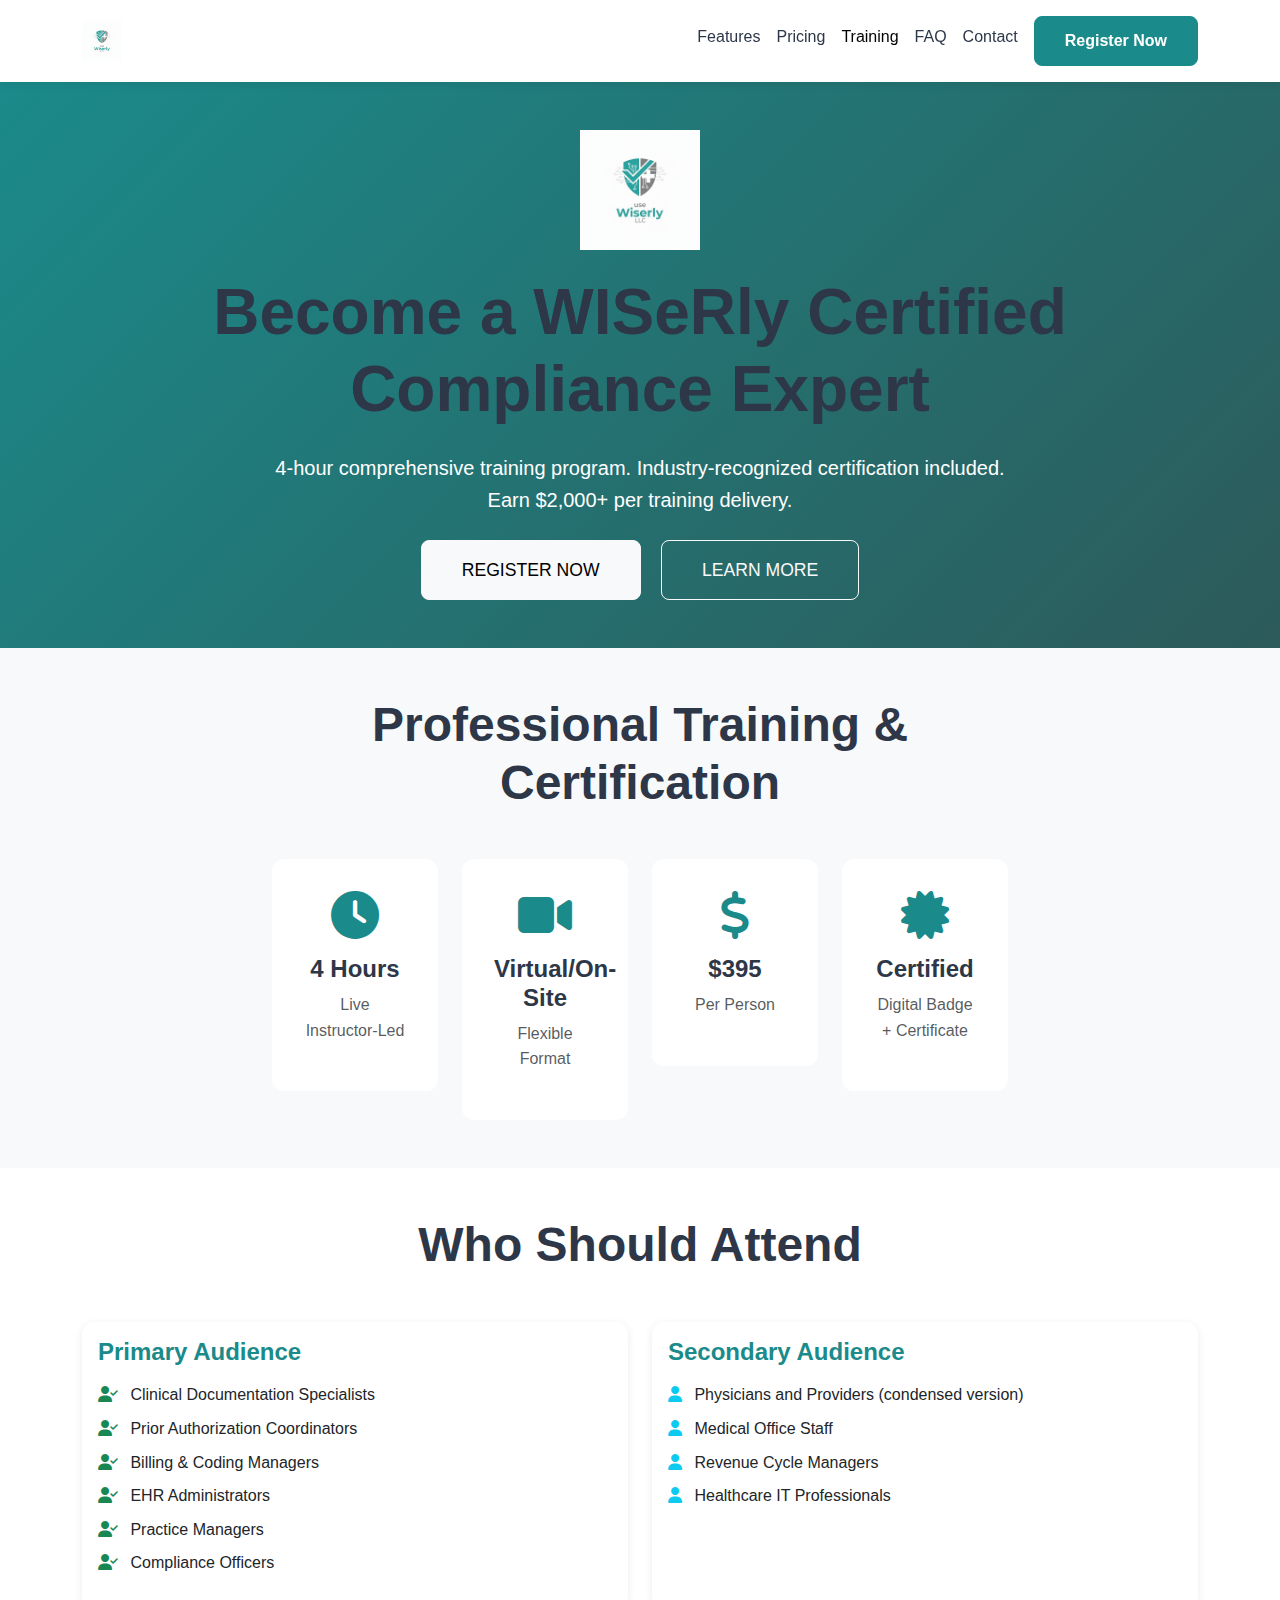
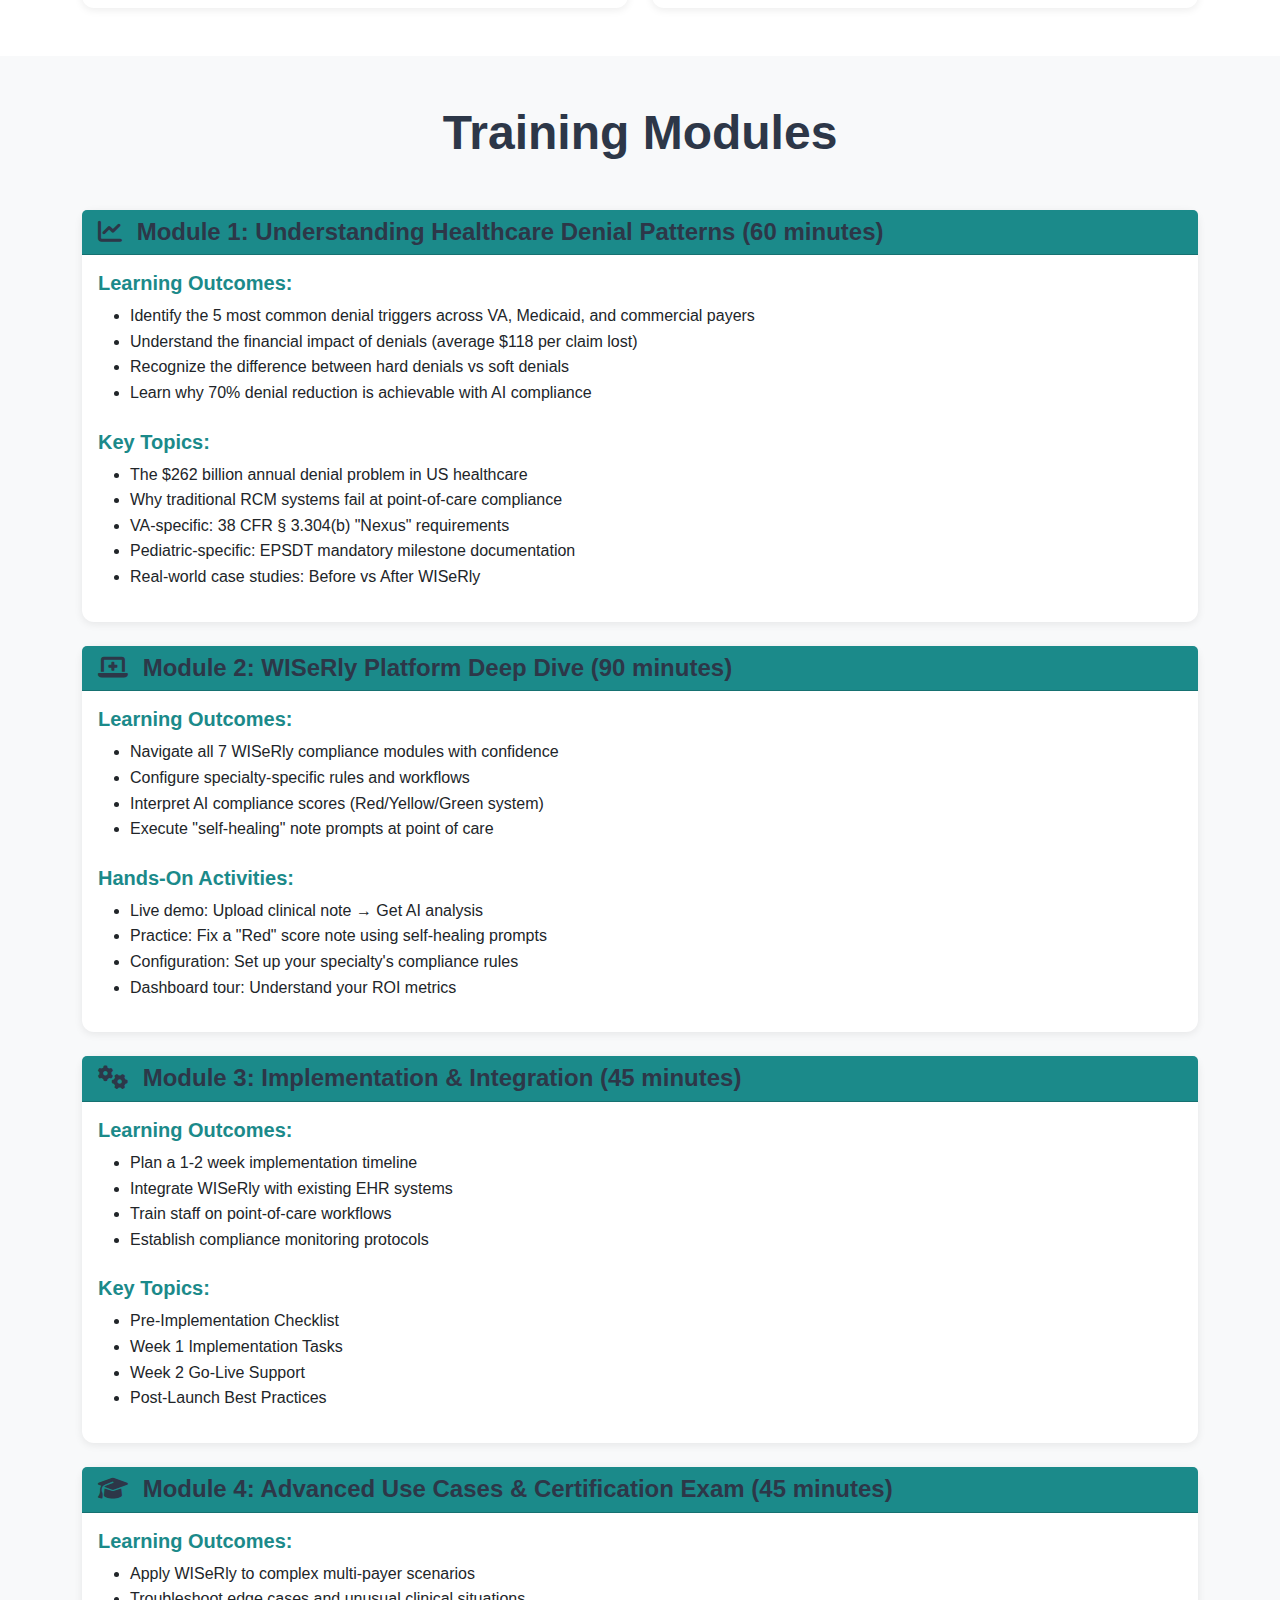
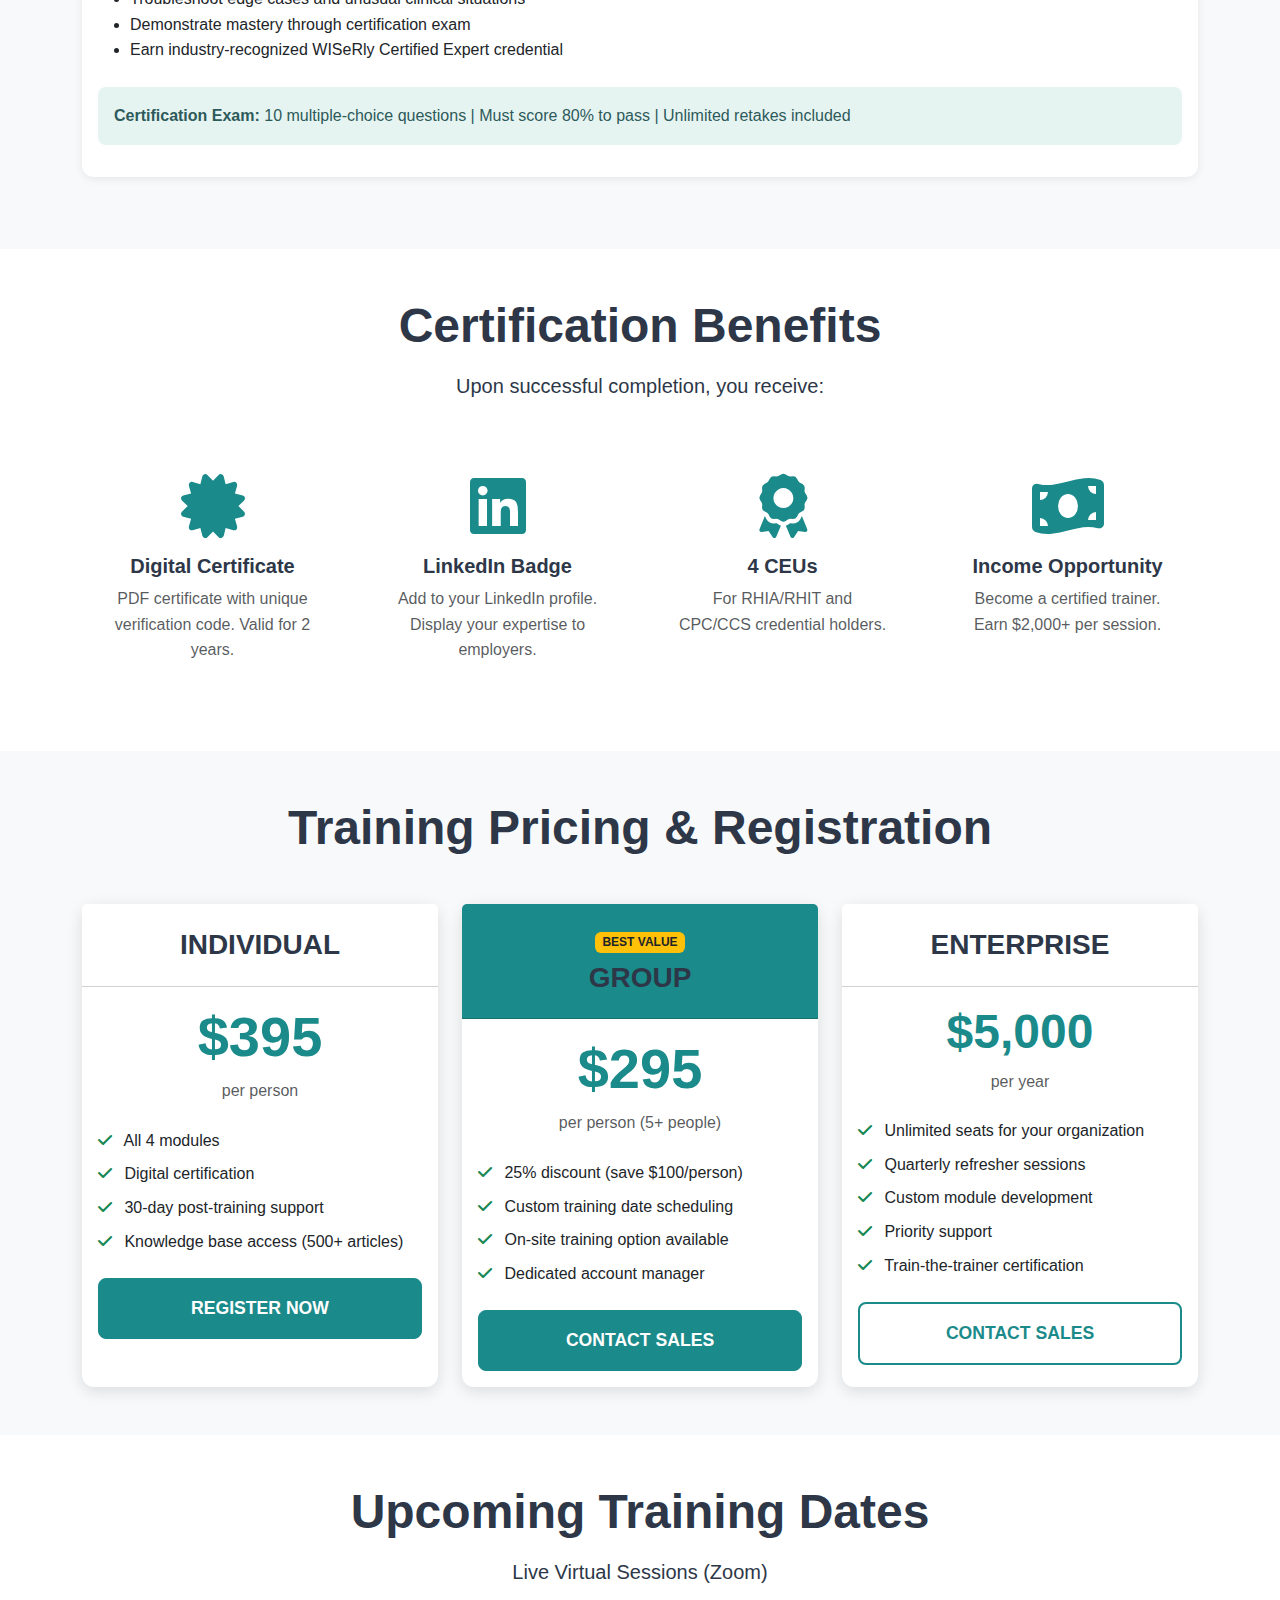
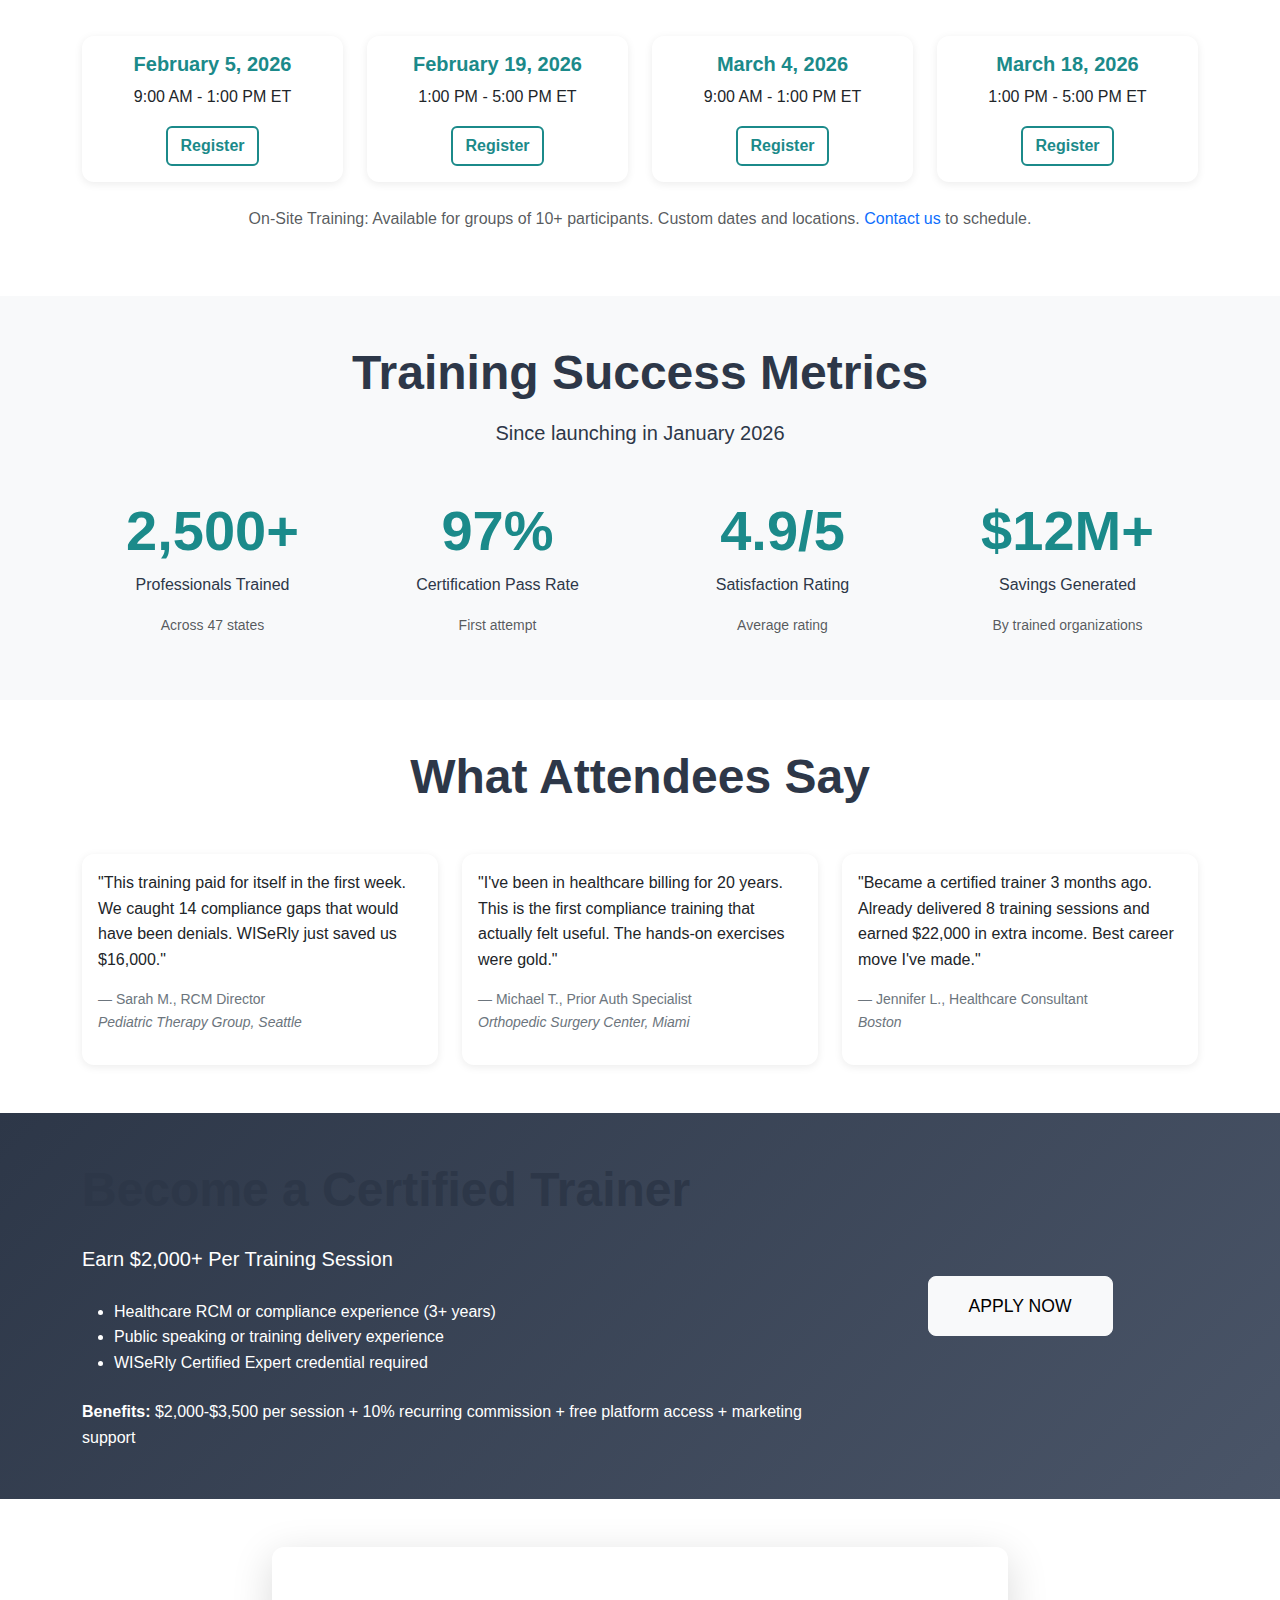
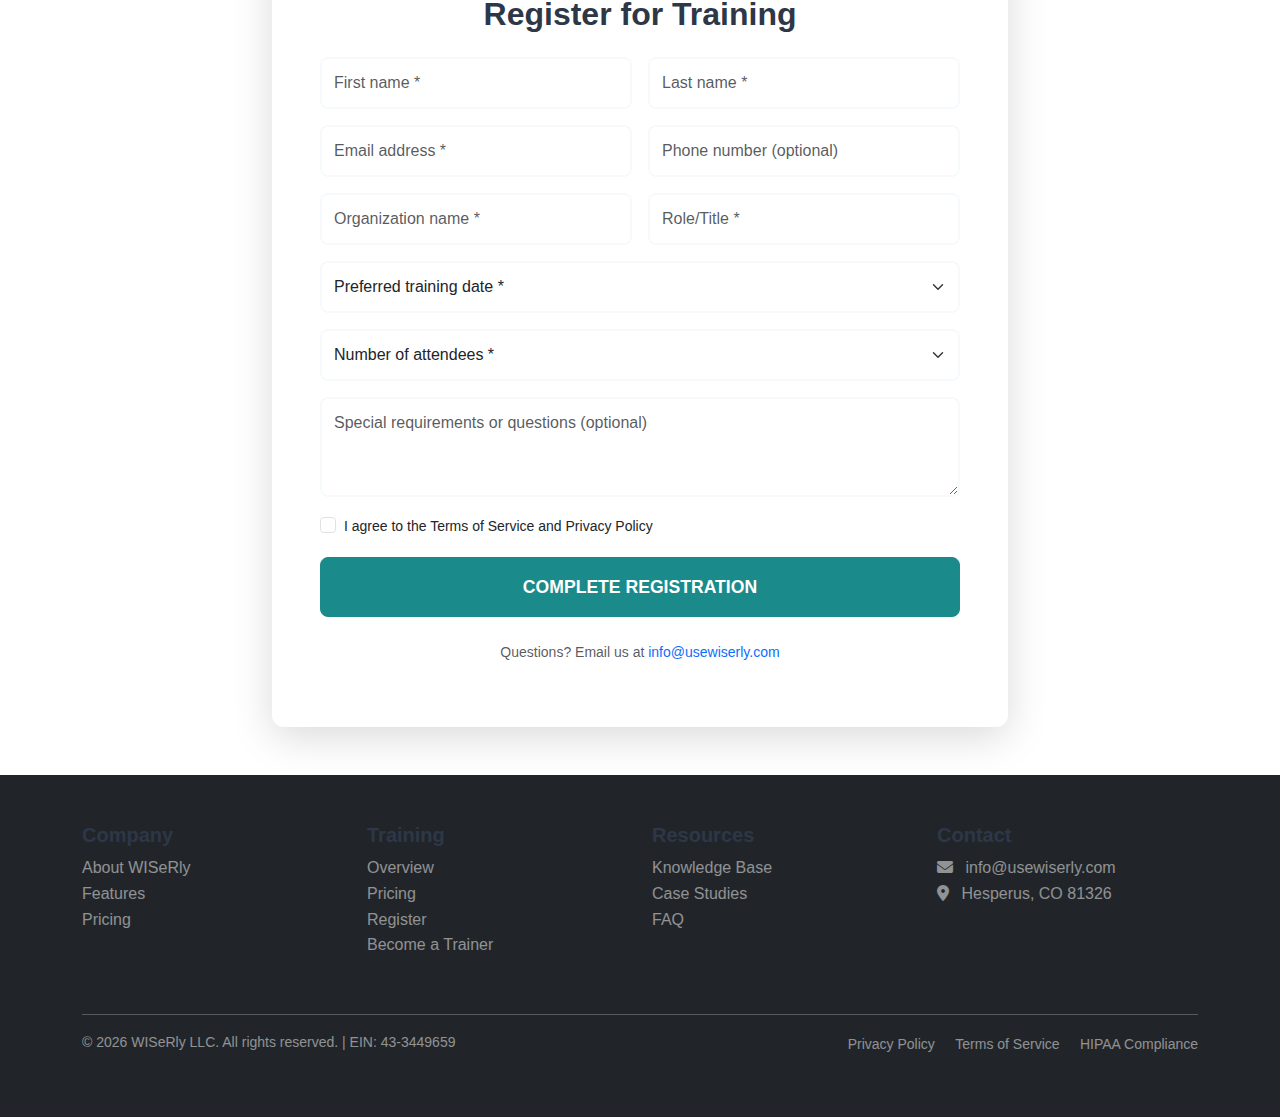
<file: training.html>
<!DOCTYPE html>
<html lang="en">
<head>
    <meta charset="UTF-8">
    <meta name="viewport" content="width=device-width, initial-scale=1.0">
    <title>WISeRly Training & Certification Program</title>
    <meta name="description" content="Become a WISeRly Certified Compliance Expert. 4-hour comprehensive training program with industry-recognized certification.">
    
    <!-- Bootstrap 5 CSS -->
    <link href="https://cdn.jsdelivr.net/npm/bootstrap@5.3.0/dist/css/bootstrap.min.css" rel="stylesheet">
    
    <!-- Font Awesome Icons -->
    <link rel="stylesheet" href="https://cdnjs.cloudflare.com/ajax/libs/font-awesome/6.4.0/css/all.min.css">
    
    <!-- Custom Styles -->
    <link rel="stylesheet" href="styles.css">
</head>
<body>

<!-- Navigation -->
<nav class="navbar navbar-expand-lg navbar-light bg-white sticky-top shadow-sm">
    <div class="container">
        <a class="navbar-brand" href="index.html">
            <img src="square_profile_i.png" alt="WISeRly Logo" height="40">
        </a>
        <button class="navbar-toggler" type="button" data-bs-toggle="collapse" data-bs-target="#navbarNav">
            <span class="navbar-toggler-icon"></span>
        </button>
        <div class="collapse navbar-collapse" id="navbarNav">
            <ul class="navbar-nav ms-auto">
                <li class="nav-item"><a class="nav-link" href="index.html#features">Features</a></li>
                <li class="nav-item"><a class="nav-link" href="index.html#pricing">Pricing</a></li>
                <li class="nav-item"><a class="nav-link active" href="training.html">Training</a></li>
                <li class="nav-item"><a class="nav-link" href="index.html#faq">FAQ</a></li>
                <li class="nav-item"><a class="nav-link" href="contact.html">Contact</a></li>
                <li class="nav-item"><a class="btn btn-primary ms-2" href="#register">Register Now</a></li>
            </ul>
        </div>
    </div>
</nav>

<!-- Hero Section -->
<section class="training-hero py-5">
    <div class="container text-center text-white">
        <img src="square_profile_i.png" alt="WISeRly Certification" class="mb-4" style="height: 120px;">
        <h1 class="display-3 fw-bold mb-4">Become a WISeRly Certified Compliance Expert</h1>
        <p class="lead mb-4">4-hour comprehensive training program. Industry-recognized certification included.<br>Earn $2,000+ per training delivery.</p>
        <a href="#register" class="btn btn-light btn-lg me-3">REGISTER NOW</a>
        <a href="#overview" class="btn btn-outline-light btn-lg">LEARN MORE</a>
    </div>
</section>

<!-- Training Overview -->
<section class="py-5 bg-light" id="overview">
    <div class="container">
        <div class="row">
            <div class="col-lg-8 mx-auto">
                <div class="text-center mb-5">
                    <h2 class="display-5 fw-bold mb-3">Professional Training & Certification</h2>
                </div>
                <div class="row g-4 text-center">
                    <div class="col-md-3">
                        <div class="info-box">
                            <i class="fas fa-clock fa-3x text-primary mb-3"></i>
                            <h4>4 Hours</h4>
                            <p class="text-muted">Live Instructor-Led</p>
                        </div>
                    </div>
                    <div class="col-md-3">
                        <div class="info-box">
                            <i class="fas fa-video fa-3x text-primary mb-3"></i>
                            <h4>Virtual/On-Site</h4>
                            <p class="text-muted">Flexible Format</p>
                        </div>
                    </div>
                    <div class="col-md-3">
                        <div class="info-box">
                            <i class="fas fa-dollar-sign fa-3x text-primary mb-3"></i>
                            <h4>$395</h4>
                            <p class="text-muted">Per Person</p>
                        </div>
                    </div>
                    <div class="col-md-3">
                        <div class="info-box">
                            <i class="fas fa-certificate fa-3x text-primary mb-3"></i>
                            <h4>Certified</h4>
                            <p class="text-muted">Digital Badge + Certificate</p>
                        </div>
                    </div>
                </div>
            </div>
        </div>
    </div>
</section>

<!-- Who Should Attend -->
<section class="py-5">
    <div class="container">
        <div class="text-center mb-5">
            <h2 class="display-5 fw-bold mb-3">Who Should Attend</h2>
        </div>
        <div class="row g-4">
            <div class="col-md-6">
                <div class="card h-100 shadow-sm">
                    <div class="card-body">
                        <h4 class="card-title text-primary mb-3">Primary Audience</h4>
                        <ul class="list-unstyled">
                            <li class="mb-2"><i class="fas fa-user-check text-success me-2"></i> Clinical Documentation Specialists</li>
                            <li class="mb-2"><i class="fas fa-user-check text-success me-2"></i> Prior Authorization Coordinators</li>
                            <li class="mb-2"><i class="fas fa-user-check text-success me-2"></i> Billing & Coding Managers</li>
                            <li class="mb-2"><i class="fas fa-user-check text-success me-2"></i> EHR Administrators</li>
                            <li class="mb-2"><i class="fas fa-user-check text-success me-2"></i> Practice Managers</li>
                            <li class="mb-2"><i class="fas fa-user-check text-success me-2"></i> Compliance Officers</li>
                        </ul>
                    </div>
                </div>
            </div>
            <div class="col-md-6">
                <div class="card h-100 shadow-sm">
                    <div class="card-body">
                        <h4 class="card-title text-primary mb-3">Secondary Audience</h4>
                        <ul class="list-unstyled">
                            <li class="mb-2"><i class="fas fa-user text-info me-2"></i> Physicians and Providers (condensed version)</li>
                            <li class="mb-2"><i class="fas fa-user text-info me-2"></i> Medical Office Staff</li>
                            <li class="mb-2"><i class="fas fa-user text-info me-2"></i> Revenue Cycle Managers</li>
                            <li class="mb-2"><i class="fas fa-user text-info me-2"></i> Healthcare IT Professionals</li>
                        </ul>
                    </div>
                </div>
            </div>
        </div>
    </div>
</section>

<!-- Training Modules -->
<section class="py-5 bg-light">
    <div class="container">
        <div class="text-center mb-5">
            <h2 class="display-5 fw-bold mb-3">Training Modules</h2>
        </div>
        
        <!-- Module 1 -->
        <div class="card mb-4 shadow-sm">
            <div class="card-header bg-primary text-white">
                <h4 class="mb-0"><i class="fas fa-chart-line me-2"></i> Module 1: Understanding Healthcare Denial Patterns (60 minutes)</h4>
            </div>
            <div class="card-body">
                <h5 class="text-primary">Learning Outcomes:</h5>
                <ul>
                    <li>Identify the 5 most common denial triggers across VA, Medicaid, and commercial payers</li>
                    <li>Understand the financial impact of denials (average $118 per claim lost)</li>
                    <li>Recognize the difference between hard denials vs soft denials</li>
                    <li>Learn why 70% denial reduction is achievable with AI compliance</li>
                </ul>
                <h5 class="text-primary mt-4">Key Topics:</h5>
                <ul>
                    <li>The $262 billion annual denial problem in US healthcare</li>
                    <li>Why traditional RCM systems fail at point-of-care compliance</li>
                    <li>VA-specific: 38 CFR § 3.304(b) "Nexus" requirements</li>
                    <li>Pediatric-specific: EPSDT mandatory milestone documentation</li>
                    <li>Real-world case studies: Before vs After WISeRly</li>
                </ul>
            </div>
        </div>

        <!-- Module 2 -->
        <div class="card mb-4 shadow-sm">
            <div class="card-header bg-primary text-white">
                <h4 class="mb-0"><i class="fas fa-laptop-medical me-2"></i> Module 2: WISeRly Platform Deep Dive (90 minutes)</h4>
            </div>
            <div class="card-body">
                <h5 class="text-primary">Learning Outcomes:</h5>
                <ul>
                    <li>Navigate all 7 WISeRly compliance modules with confidence</li>
                    <li>Configure specialty-specific rules and workflows</li>
                    <li>Interpret AI compliance scores (Red/Yellow/Green system)</li>
                    <li>Execute "self-healing" note prompts at point of care</li>
                </ul>
                <h5 class="text-primary mt-4">Hands-On Activities:</h5>
                <ul>
                    <li>Live demo: Upload clinical note → Get AI analysis</li>
                    <li>Practice: Fix a "Red" score note using self-healing prompts</li>
                    <li>Configuration: Set up your specialty's compliance rules</li>
                    <li>Dashboard tour: Understand your ROI metrics</li>
                </ul>
            </div>
        </div>

        <!-- Module 3 -->
        <div class="card mb-4 shadow-sm">
            <div class="card-header bg-primary text-white">
                <h4 class="mb-0"><i class="fas fa-cogs me-2"></i> Module 3: Implementation & Integration (45 minutes)</h4>
            </div>
            <div class="card-body">
                <h5 class="text-primary">Learning Outcomes:</h5>
                <ul>
                    <li>Plan a 1-2 week implementation timeline</li>
                    <li>Integrate WISeRly with existing EHR systems</li>
                    <li>Train staff on point-of-care workflows</li>
                    <li>Establish compliance monitoring protocols</li>
                </ul>
                <h5 class="text-primary mt-4">Key Topics:</h5>
                <ul>
                    <li>Pre-Implementation Checklist</li>
                    <li>Week 1 Implementation Tasks</li>
                    <li>Week 2 Go-Live Support</li>
                    <li>Post-Launch Best Practices</li>
                </ul>
            </div>
        </div>

        <!-- Module 4 -->
        <div class="card mb-4 shadow-sm">
            <div class="card-header bg-primary text-white">
                <h4 class="mb-0"><i class="fas fa-graduation-cap me-2"></i> Module 4: Advanced Use Cases & Certification Exam (45 minutes)</h4>
            </div>
            <div class="card-body">
                <h5 class="text-primary">Learning Outcomes:</h5>
                <ul>
                    <li>Apply WISeRly to complex multi-payer scenarios</li>
                    <li>Troubleshoot edge cases and unusual clinical situations</li>
                    <li>Demonstrate mastery through certification exam</li>
                    <li>Earn industry-recognized WISeRly Certified Expert credential</li>
                </ul>
                <div class="alert alert-info mt-4">
                    <strong>Certification Exam:</strong> 10 multiple-choice questions | Must score 80% to pass | Unlimited retakes included
                </div>
            </div>
        </div>
    </div>
</section>

<!-- Certification Benefits -->
<section class="py-5">
    <div class="container">
        <div class="text-center mb-5">
            <h2 class="display-5 fw-bold mb-3">Certification Benefits</h2>
            <p class="lead">Upon successful completion, you receive:</p>
        </div>
        <div class="row g-4">
            <div class="col-md-6 col-lg-3">
                <div class="text-center p-4">
                    <i class="fas fa-certificate fa-4x text-primary mb-3"></i>
                    <h5>Digital Certificate</h5>
                    <p class="text-muted">PDF certificate with unique verification code. Valid for 2 years.</p>
                </div>
            </div>
            <div class="col-md-6 col-lg-3">
                <div class="text-center p-4">
                    <i class="fab fa-linkedin fa-4x text-primary mb-3"></i>
                    <h5>LinkedIn Badge</h5>
                    <p class="text-muted">Add to your LinkedIn profile. Display your expertise to employers.</p>
                </div>
            </div>
            <div class="col-md-6 col-lg-3">
                <div class="text-center p-4">
                    <i class="fas fa-award fa-4x text-primary mb-3"></i>
                    <h5>4 CEUs</h5>
                    <p class="text-muted">For RHIA/RHIT and CPC/CCS credential holders.</p>
                </div>
            </div>
            <div class="col-md-6 col-lg-3">
                <div class="text-center p-4">
                    <i class="fas fa-money-bill-wave fa-4x text-primary mb-3"></i>
                    <h5>Income Opportunity</h5>
                    <p class="text-muted">Become a certified trainer. Earn $2,000+ per session.</p>
                </div>
            </div>
        </div>
    </div>
</section>

<!-- Pricing -->
<section class="py-5 bg-light" id="pricing">
    <div class="container">
        <div class="text-center mb-5">
            <h2 class="display-5 fw-bold mb-3">Training Pricing & Registration</h2>
        </div>
        <div class="row g-4">
            <!-- Individual -->
            <div class="col-lg-4">
                <div class="card h-100 shadow">
                    <div class="card-header bg-white text-center py-4">
                        <h3 class="mb-0">INDIVIDUAL</h3>
                    </div>
                    <div class="card-body">
                        <div class="text-center mb-4">
                            <h2 class="display-4 fw-bold text-primary">$395</h2>
                            <p class="text-muted">per person</p>
                        </div>
                        <ul class="list-unstyled">
                            <li class="mb-2"><i class="fas fa-check text-success me-2"></i> All 4 modules</li>
                            <li class="mb-2"><i class="fas fa-check text-success me-2"></i> Digital certification</li>
                            <li class="mb-2"><i class="fas fa-check text-success me-2"></i> 30-day post-training support</li>
                            <li class="mb-2"><i class="fas fa-check text-success me-2"></i> Knowledge base access (500+ articles)</li>
                        </ul>
                        <div class="d-grid mt-4">
                            <a href="#register" class="btn btn-primary btn-lg">REGISTER NOW</a>
                        </div>
                    </div>
                </div>
            </div>

            <!-- Group -->
            <div class="col-lg-4">
                <div class="card h-100 shadow border-primary">
                    <div class="card-header bg-primary text-white text-center py-4">
                        <span class="badge bg-warning text-dark mb-2">BEST VALUE</span>
                        <h3 class="mb-0">GROUP</h3>
                    </div>
                    <div class="card-body">
                        <div class="text-center mb-4">
                            <h2 class="display-4 fw-bold text-primary">$295</h2>
                            <p class="text-muted">per person (5+ people)</p>
                        </div>
                        <ul class="list-unstyled">
                            <li class="mb-2"><i class="fas fa-check text-success me-2"></i> 25% discount (save $100/person)</li>
                            <li class="mb-2"><i class="fas fa-check text-success me-2"></i> Custom training date scheduling</li>
                            <li class="mb-2"><i class="fas fa-check text-success me-2"></i> On-site training option available</li>
                            <li class="mb-2"><i class="fas fa-check text-success me-2"></i> Dedicated account manager</li>
                        </ul>
                        <div class="d-grid mt-4">
                            <a href="contact.html" class="btn btn-primary btn-lg">CONTACT SALES</a>
                        </div>
                    </div>
                </div>
            </div>

            <!-- Enterprise -->
            <div class="col-lg-4">
                <div class="card h-100 shadow">
                    <div class="card-header bg-white text-center py-4">
                        <h3 class="mb-0">ENTERPRISE</h3>
                    </div>
                    <div class="card-body">
                        <div class="text-center mb-4">
                            <h2 class="display-5 fw-bold text-primary">$5,000</h2>
                            <p class="text-muted">per year</p>
                        </div>
                        <ul class="list-unstyled">
                            <li class="mb-2"><i class="fas fa-check text-success me-2"></i> Unlimited seats for your organization</li>
                            <li class="mb-2"><i class="fas fa-check text-success me-2"></i> Quarterly refresher sessions</li>
                            <li class="mb-2"><i class="fas fa-check text-success me-2"></i> Custom module development</li>
                            <li class="mb-2"><i class="fas fa-check text-success me-2"></i> Priority support</li>
                            <li class="mb-2"><i class="fas fa-check text-success me-2"></i> Train-the-trainer certification</li>
                        </ul>
                        <div class="d-grid mt-4">
                            <a href="contact.html" class="btn btn-outline-primary btn-lg">CONTACT SALES</a>
                        </div>
                    </div>
                </div>
            </div>
        </div>
    </div>
</section>

<!-- Upcoming Dates -->
<section class="py-5">
    <div class="container">
        <div class="text-center mb-5">
            <h2 class="display-5 fw-bold mb-3">Upcoming Training Dates</h2>
            <p class="lead">Live Virtual Sessions (Zoom)</p>
        </div>
        <div class="row g-4">
            <div class="col-md-6 col-lg-3">
                <div class="card text-center shadow-sm">
                    <div class="card-body">
                        <h5 class="card-title text-primary">February 5, 2026</h5>
                        <p class="card-text">9:00 AM - 1:00 PM ET</p>
                        <a href="#register" class="btn btn-outline-primary">Register</a>
                    </div>
                </div>
            </div>
            <div class="col-md-6 col-lg-3">
                <div class="card text-center shadow-sm">
                    <div class="card-body">
                        <h5 class="card-title text-primary">February 19, 2026</h5>
                        <p class="card-text">1:00 PM - 5:00 PM ET</p>
                        <a href="#register" class="btn btn-outline-primary">Register</a>
                    </div>
                </div>
            </div>
            <div class="col-md-6 col-lg-3">
                <div class="card text-center shadow-sm">
                    <div class="card-body">
                        <h5 class="card-title text-primary">March 4, 2026</h5>
                        <p class="card-text">9:00 AM - 1:00 PM ET</p>
                        <a href="#register" class="btn btn-outline-primary">Register</a>
                    </div>
                </div>
            </div>
            <div class="col-md-6 col-lg-3">
                <div class="card text-center shadow-sm">
                    <div class="card-body">
                        <h5 class="card-title text-primary">March 18, 2026</h5>
                        <p class="card-text">1:00 PM - 5:00 PM ET</p>
                        <a href="#register" class="btn btn-outline-primary">Register</a>
                    </div>
                </div>
            </div>
        </div>
        <div class="text-center mt-4">
            <p class="text-muted">On-Site Training: Available for groups of 10+ participants. Custom dates and locations. <a href="contact.html">Contact us</a> to schedule.</p>
        </div>
    </div>
</section>

<!-- Success Metrics -->
<section class="py-5 bg-light">
    <div class="container">
        <div class="text-center mb-5">
            <h2 class="display-5 fw-bold mb-3">Training Success Metrics</h2>
            <p class="lead">Since launching in January 2026</p>
        </div>
        <div class="row g-4 text-center">
            <div class="col-md-6 col-lg-3">
                <h2 class="display-4 fw-bold text-primary">2,500+</h2>
                <p>Professionals Trained</p>
                <p class="text-muted small">Across 47 states</p>
            </div>
            <div class="col-md-6 col-lg-3">
                <h2 class="display-4 fw-bold text-primary">97%</h2>
                <p>Certification Pass Rate</p>
                <p class="text-muted small">First attempt</p>
            </div>
            <div class="col-md-6 col-lg-3">
                <h2 class="display-4 fw-bold text-primary">4.9/5</h2>
                <p>Satisfaction Rating</p>
                <p class="text-muted small">Average rating</p>
            </div>
            <div class="col-md-6 col-lg-3">
                <h2 class="display-4 fw-bold text-primary">$12M+</h2>
                <p>Savings Generated</p>
                <p class="text-muted small">By trained organizations</p>
            </div>
        </div>
    </div>
</section>

<!-- Testimonials -->
<section class="py-5">
    <div class="container">
        <div class="text-center mb-5">
            <h2 class="display-5 fw-bold mb-3">What Attendees Say</h2>
        </div>
        <div class="row g-4">
            <div class="col-lg-4">
                <div class="card h-100 shadow-sm">
                    <div class="card-body">
                        <p class="card-text">"This training paid for itself in the first week. We caught 14 compliance gaps that would have been denials. WISeRly just saved us $16,000."</p>
                        <footer class="blockquote-footer mt-3">Sarah M., RCM Director<br><em>Pediatric Therapy Group, Seattle</em></footer>
                    </div>
                </div>
            </div>
            <div class="col-lg-4">
                <div class="card h-100 shadow-sm">
                    <div class="card-body">
                        <p class="card-text">"I've been in healthcare billing for 20 years. This is the first compliance training that actually felt useful. The hands-on exercises were gold."</p>
                        <footer class="blockquote-footer mt-3">Michael T., Prior Auth Specialist<br><em>Orthopedic Surgery Center, Miami</em></footer>
                    </div>
                </div>
            </div>
            <div class="col-lg-4">
                <div class="card h-100 shadow-sm">
                    <div class="card-body">
                        <p class="card-text">"Became a certified trainer 3 months ago. Already delivered 8 training sessions and earned $22,000 in extra income. Best career move I've made."</p>
                        <footer class="blockquote-footer mt-3">Jennifer L., Healthcare Consultant<br><em>Boston</em></footer>
                    </div>
                </div>
            </div>
        </div>
    </div>
</section>

<!-- Become a Trainer -->
<section class="trainer-section py-5">
    <div class="container text-white">
        <div class="row align-items-center">
            <div class="col-lg-8">
                <h2 class="display-5 fw-bold mb-4">Become a Certified Trainer</h2>
                <p class="lead mb-4">Earn $2,000+ Per Training Session</p>
                <ul class="mb-4">
                    <li>Healthcare RCM or compliance experience (3+ years)</li>
                    <li>Public speaking or training delivery experience</li>
                    <li>WISeRly Certified Expert credential required</li>
                </ul>
                <p class="mb-0"><strong>Benefits:</strong> $2,000-$3,500 per session + 10% recurring commission + free platform access + marketing support</p>
            </div>
            <div class="col-lg-4 text-center">
                <a href="contact.html?subject=Trainer Application" class="btn btn-light btn-lg">APPLY NOW</a>
            </div>
        </div>
    </div>
</section>

<!-- Registration Form -->
<section class="py-5" id="register">
    <div class="container">
        <div class="row">
            <div class="col-lg-8 mx-auto">
                <div class="card shadow-lg">
                    <div class="card-body p-5">
                        <h2 class="text-center mb-4">Register for Training</h2>
                        <form>
                            <div class="row g-3">
                                <div class="col-md-6">
                                    <input type="text" class="form-control" placeholder="First name *" required>
                                </div>
                                <div class="col-md-6">
                                    <input type="text" class="form-control" placeholder="Last name *" required>
                                </div>
                                <div class="col-md-6">
                                    <input type="email" class="form-control" placeholder="Email address *" required>
                                </div>
                                <div class="col-md-6">
                                    <input type="tel" class="form-control" placeholder="Phone number (optional)">
                                </div>
                                <div class="col-md-6">
                                    <input type="text" class="form-control" placeholder="Organization name *" required>
                                </div>
                                <div class="col-md-6">
                                    <input type="text" class="form-control" placeholder="Role/Title *" required>
                                </div>
                                <div class="col-12">
                                    <select class="form-select" required>
                                        <option value="">Preferred training date *</option>
                                        <option>February 5, 2026 - 9:00 AM ET</option>
                                        <option>February 19, 2026 - 1:00 PM ET</option>
                                        <option>March 4, 2026 - 9:00 AM ET</option>
                                        <option>March 18, 2026 - 1:00 PM ET</option>
                                        <option>Contact me about group/enterprise training</option>
                                    </select>
                                </div>
                                <div class="col-12">
                                    <select class="form-select" required>
                                        <option value="">Number of attendees *</option>
                                        <option>1 person ($395)</option>
                                        <option>2-4 people ($395 each)</option>
                                        <option>5-9 people ($295 each - 25% off)</option>
                                        <option>10+ people (Contact for custom pricing)</option>
                                    </select>
                                </div>
                                <div class="col-12">
                                    <textarea class="form-control" rows="3" placeholder="Special requirements or questions (optional)"></textarea>
                                </div>
                                <div class="col-12">
                                    <div class="form-check">
                                        <input class="form-check-input" type="checkbox" id="termsTraining" required>
                                        <label class="form-check-label small" for="termsTraining">
                                            I agree to the Terms of Service and Privacy Policy
                                        </label>
                                    </div>
                                </div>
                                <div class="col-12">
                                    <div class="d-grid">
                                        <button type="submit" class="btn btn-primary btn-lg">COMPLETE REGISTRATION</button>
                                    </div>
                                </div>
                            </div>
                        </form>
                        <p class="text-center text-muted small mt-4">
                            Questions? Email us at <a href="mailto:info@usewiserly.com">info@usewiserly.com</a>
                        </p>
                    </div>
                </div>
            </div>
        </div>
    </div>
</section>

<!-- Footer -->
<footer class="bg-dark text-white py-5">
    <div class="container">
        <div class="row">
            <div class="col-md-3 mb-4">
                <h5>Company</h5>
                <ul class="list-unstyled">
                    <li><a href="index.html" class="text-white-50">About WISeRly</a></li>
                    <li><a href="index.html#features" class="text-white-50">Features</a></li>
                    <li><a href="index.html#pricing" class="text-white-50">Pricing</a></li>
                </ul>
            </div>
            <div class="col-md-3 mb-4">
                <h5>Training</h5>
                <ul class="list-unstyled">
                    <li><a href="training.html#overview" class="text-white-50">Overview</a></li>
                    <li><a href="training.html#pricing" class="text-white-50">Pricing</a></li>
                    <li><a href="training.html#register" class="text-white-50">Register</a></li>
                    <li><a href="contact.html" class="text-white-50">Become a Trainer</a></li>
                </ul>
            </div>
            <div class="col-md-3 mb-4">
                <h5>Resources</h5>
                <ul class="list-unstyled">
                    <li><a href="#" class="text-white-50">Knowledge Base</a></li>
                    <li><a href="#" class="text-white-50">Case Studies</a></li>
                    <li><a href="index.html#faq" class="text-white-50">FAQ</a></li>
                </ul>
            </div>
            <div class="col-md-3 mb-4">
                <h5>Contact</h5>
                <p class="text-white-50">
                    <i class="fas fa-envelope me-2"></i> info@usewiserly.com<br>
                    <i class="fas fa-map-marker-alt me-2"></i> Hesperus, CO 81326
                </p>
            </div>
        </div>
        <hr class="bg-white-50">
        <div class="row">
            <div class="col-md-6">
                <p class="small text-white-50">© 2026 WISeRly LLC. All rights reserved. | EIN: 43-3449659</p>
            </div>
            <div class="col-md-6 text-md-end">
                <a href="#" class="text-white-50 small me-3">Privacy Policy</a>
                <a href="#" class="text-white-50 small me-3">Terms of Service</a>
                <a href="#" class="text-white-50 small">HIPAA Compliance</a>
            </div>
        </div>
    </div>
</footer>

<!-- Bootstrap JS -->
<script src="https://cdn.jsdelivr.net/npm/bootstrap@5.3.0/dist/js/bootstrap.bundle.min.js"></script>

</body>
</html>
</file>
<file: styles.css>
/* ============================================
   WISERLY PROFESSIONAL STYLESHEET
   Corporate Medical Tech Aesthetic
   January 2026 Launch
   ============================================ */

/* ============================================
   COLOR VARIABLES
   ============================================ */
:root {
    --primary-teal: #1B8A8A;
    --dark-teal: #2D5A5A;
    --light-teal: #E6F4F1;
    --dark-gray: #2D3748;
    --medium-gray: #4A5568;
    --light-gray: #F7FAFC;
    --white: #FFFFFF;
    --success: #48BB78;
    --warning: #F6AD55;
    --danger: #F56565;
}

/* ============================================
   GLOBAL STYLES
   ============================================ */
body {
    font-family: 'Segoe UI', Tahoma, Geneva, Verdana, sans-serif;
    color: var(--dark-gray);
    line-height: 1.6;
}

h1, h2, h3, h4, h5, h6 {
    font-weight: 700;
    color: var(--dark-gray);
}

a {
    text-decoration: none;
    transition: all 0.3s ease;
}

/* ============================================
   BUTTONS
   ============================================ */
.btn-primary {
    background-color: var(--primary-teal);
    border-color: var(--primary-teal);
    color: var(--white);
    font-weight: 600;
    padding: 12px 30px;
    border-radius: 8px;
    transition: all 0.3s ease;
}

.btn-primary:hover {
    background-color: var(--dark-teal);
    border-color: var(--dark-teal);
    transform: translateY(-2px);
    box-shadow: 0 4px 12px rgba(27, 138, 138, 0.3);
}

.btn-outline-primary {
    color: var(--primary-teal);
    border-color: var(--primary-teal);
    border-width: 2px;
    font-weight: 600;
}

.btn-outline-primary:hover {
    background-color: var(--primary-teal);
    border-color: var(--primary-teal);
    color: var(--white);
}

.btn-lg {
    padding: 16px 40px;
    font-size: 1.1rem;
}

/* ============================================
   NAVIGATION
   ============================================ */
.navbar {
    padding: 1rem 0;
}

.navbar-brand img {
    transition: transform 0.3s ease;
}

.navbar-brand:hover img {
    transform: scale(1.05);
}

.nav-link {
    font-weight: 500;
    color: var(--dark-gray);
    padding: 0.5rem 1rem;
    transition: color 0.3s ease;
}

.nav-link:hover,
.nav-link.active {
    color: var(--primary-teal);
}

/* ============================================
   HERO SECTIONS
   ============================================ */
.hero-section {
    background: linear-gradient(135deg, var(--primary-teal) 0%, var(--dark-teal) 100%);
    padding: 100px 0;
    position: relative;
    overflow: hidden;
}

.hero-section::before {
    content: '';
    position: absolute;
    top: 0;
    left: 0;
    right: 0;
    bottom: 0;
    background: url('data:image/svg+xml,<svg width="100" height="100" xmlns="http://www.w3.org/2000/svg"><rect width="100" height="100" fill="none"/><path d="M0 0L50 50L0 100" stroke="white" stroke-opacity="0.05" fill="none"/><path d="M100 0L50 50L100 100" stroke="white" stroke-opacity="0.05" fill="none"/></svg>');
    opacity: 0.1;
}

.hero-logo {
    max-width: 300px;
    filter: drop-shadow(0 10px 30px rgba(0, 0, 0, 0.3));
    animation: float 3s ease-in-out infinite;
}

@keyframes float {
    0%, 100% { transform: translateY(0); }
    50% { transform: translateY(-20px); }
}

.trust-badges {
    margin-top: 2rem;
}

/* ============================================
   STATS SECTION
   ============================================ */
.stats-section h2 {
    color: var(--primary-teal);
    margin-bottom: 0.5rem;
}

.stats-section p {
    font-size: 0.9rem;
}

/* ============================================
   CARDS
   ============================================ */
.card {
    border: none;
    border-radius: 12px;
    transition: all 0.3s ease;
}

.card:hover {
    transform: translateY(-5px);
    box-shadow: 0 10px 30px rgba(0, 0, 0, 0.1);
}

.icon-box {
    margin-bottom: 1rem;
}

.icon-box i {
    transition: transform 0.3s ease;
}

.card:hover .icon-box i {
    transform: scale(1.1);
}

/* ============================================
   SOLUTION SECTION
   ============================================ */
.solution-section {
    background-color: var(--light-teal);
}

/* ============================================
   STEP NUMBERS
   ============================================ */
.step-number {
    width: 60px;
    height: 60px;
    background-color: var(--primary-teal);
    color: var(--white);
    border-radius: 50%;
    display: inline-flex;
    align-items: center;
    justify-content: center;
    font-size: 1.5rem;
    font-weight: bold;
    margin: 0 auto;
}

/* ============================================
   FEATURE CARDS
   ============================================ */
.feature-card {
    background-color: var(--white);
    border-radius: 12px;
    padding: 2rem;
    transition: all 0.3s ease;
    height: 100%;
}

.feature-card:hover {
    background-color: var(--light-teal);
    transform: translateY(-5px);
    box-shadow: 0 10px 20px rgba(27, 138, 138, 0.2);
}

/* ============================================
   PRICING CARDS
   ============================================ */
.pricing-card {
    transition: all 0.3s ease;
}

.pricing-card:hover {
    transform: translateY(-10px);
}

.pricing-card .card-header {
    padding: 2rem;
    border-bottom: 2px solid var(--light-gray);
}

.pricing-card .badge {
    font-size: 0.75rem;
    padding: 0.5rem 1rem;
}

.pricing-card ul {
    list-style: none;
    padding: 0;
}

.pricing-card ul li {
    padding: 0.5rem 0;
    border-bottom: 1px solid var(--light-gray);
}

.pricing-card ul li:last-child {
    border-bottom: none;
}

/* ============================================
   REFERRAL SECTION
   ============================================ */
.referral-section {
    background: linear-gradient(135deg, var(--primary-teal) 0%, var(--dark-teal) 100%);
}

.referral-tier {
    background-color: rgba(255, 255, 255, 0.1);
    padding: 2rem;
    border-radius: 12px;
    backdrop-filter: blur(10px);
}

.referral-tier h3 {
    color: var(--white);
    font-size: 2.5rem;
}

.referral-tier h5 {
    color: var(--white);
}

.referral-tier p {
    color: rgba(255, 255, 255, 0.8);
}

/* ============================================
   SIGNUP SECTION
   ============================================ */
.signup-section {
    background: linear-gradient(135deg, var(--dark-gray) 0%, var(--medium-gray) 100%);
}

/* ============================================
   ACCORDION / FAQ
   ============================================ */
.accordion-button {
    font-weight: 600;
    color: var(--dark-gray);
}

.accordion-button:not(.collapsed) {
    background-color: var(--light-teal);
    color: var(--primary-teal);
}

.accordion-button:focus {
    box-shadow: 0 0 0 0.25rem rgba(27, 138, 138, 0.25);
}

/* ============================================
   FORMS
   ============================================ */
.form-control,
.form-select {
    padding: 0.75rem;
    border: 2px solid var(--light-gray);
    border-radius: 8px;
    transition: all 0.3s ease;
}

.form-control:focus,
.form-select:focus {
    border-color: var(--primary-teal);
    box-shadow: 0 0 0 0.25rem rgba(27, 138, 138, 0.15);
}

/* ============================================
   FOOTER
   ============================================ */
footer a {
    transition: color 0.3s ease;
}

footer a:hover {
    color: var(--primary-teal) !important;
}

/* ============================================
   TRAINING PAGE SPECIFIC
   ============================================ */
.training-hero {
    background: linear-gradient(135deg, var(--primary-teal) 0%, var(--dark-teal) 100%);
    padding: 80px 0;
}

.info-box {
    padding: 2rem;
    background-color: var(--white);
    border-radius: 12px;
    transition: all 0.3s ease;
}

.info-box:hover {
    background-color: var(--light-teal);
    transform: translateY(-5px);
}

.trainer-section {
    background: linear-gradient(135deg, var(--dark-gray) 0%, var(--medium-gray) 100%);
}

/* ============================================
   CONTACT PAGE SPECIFIC
   ============================================ */
.contact-hero {
    background: linear-gradient(135deg, var(--primary-teal) 0%, var(--dark-teal) 100%);
    padding: 80px 0;
}

.cta-section {
    background: linear-gradient(135deg, var(--primary-teal) 0%, var(--dark-teal) 100%);
}

/* ============================================
   UTILITY CLASSES
   ============================================ */
.bg-primary {
    background-color: var(--primary-teal) !important;
}

.text-primary {
    color: var(--primary-teal) !important;
}

.border-primary {
    border-color: var(--primary-teal) !important;
}

/* ============================================
   SHADOWS
   ============================================ */
.shadow-sm {
    box-shadow: 0 2px 8px rgba(0, 0, 0, 0.08) !important;
}

.shadow {
    box-shadow: 0 4px 16px rgba(0, 0, 0, 0.12) !important;
}

.shadow-lg {
    box-shadow: 0 10px 40px rgba(0, 0, 0, 0.15) !important;
}

/* ============================================
   ANIMATIONS
   ============================================ */
@keyframes fadeIn {
    from {
        opacity: 0;
        transform: translateY(20px);
    }
    to {
        opacity: 1;
        transform: translateY(0);
    }
}

.fade-in {
    animation: fadeIn 0.6s ease-out;
}

/* ============================================
   RESPONSIVE DESIGN
   ============================================ */
@media (max-width: 768px) {
    .hero-section {
        padding: 60px 0;
    }
    
    .display-3 {
        font-size: 2.5rem;
    }
    
    .display-5 {
        font-size: 2rem;
    }
    
    .btn-lg {
        padding: 12px 30px;
        font-size: 1rem;
    }
    
    .stats-section h2 {
        font-size: 2rem;
    }
}

/* ============================================
   PRINT STYLES
   ============================================ */
@media print {
    .navbar,
    .btn,
    footer {
        display: none;
    }
    
    .hero-section {
        background: var(--white);
        color: var(--dark-gray);
    }
}

/* ============================================
   ACCESSIBILITY
   ============================================ */
.btn:focus,
.form-control:focus,
.form-select:focus {
    outline: 2px solid var(--primary-teal);
    outline-offset: 2px;
}

/* Skip to main content link */
.skip-to-main {
    position: absolute;
    top: -40px;
    left: 0;
    background: var(--primary-teal);
    color: var(--white);
    padding: 8px;
    text-decoration: none;
    z-index: 100;
}

.skip-to-main:focus {
    top: 0;
}

/* ============================================
   LOADING STATES
   ============================================ */
.loading {
    opacity: 0.6;
    pointer-events: none;
}

.spinner {
    border: 3px solid var(--light-gray);
    border-top: 3px solid var(--primary-teal);
    border-radius: 50%;
    width: 40px;
    height: 40px;
    animation: spin 1s linear infinite;
    margin: 20px auto;
}

@keyframes spin {
    0% { transform: rotate(0deg); }
    100% { transform: rotate(360deg); }
}

/* ============================================
   ALERTS & NOTIFICATIONS
   ============================================ */
.alert {
    border-radius: 8px;
    border: none;
}

.alert-info {
    background-color: var(--light-teal);
    color: var(--dark-teal);
}

/* ============================================
   CUSTOM SCROLLBAR
   ============================================ */
::-webkit-scrollbar {
    width: 12px;
}

::-webkit-scrollbar-track {
    background: var(--light-gray);
}

::-webkit-scrollbar-thumb {
    background: var(--primary-teal);
    border-radius: 6px;
}

::-webkit-scrollbar-thumb:hover {
    background: var(--dark-teal);
}

/* ============================================
   END OF STYLESHEET
   ============================================ */
</file>
